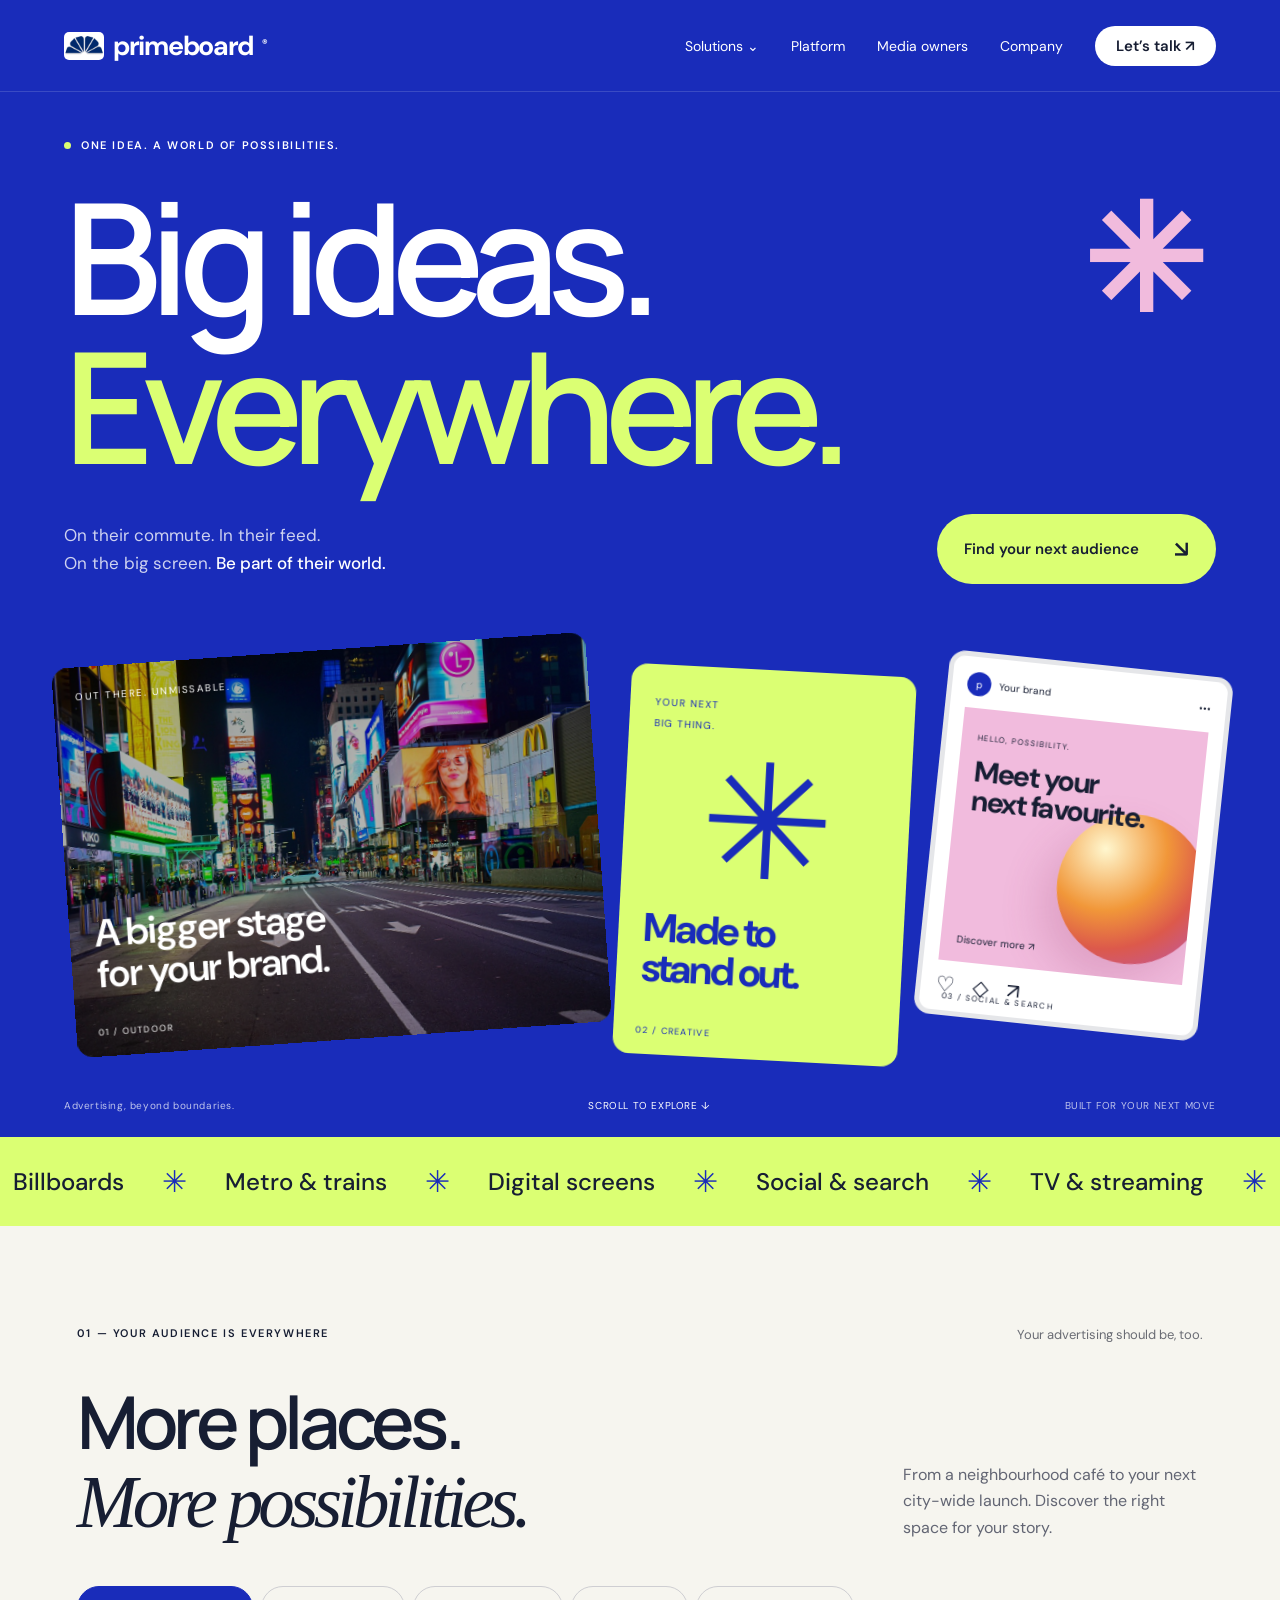
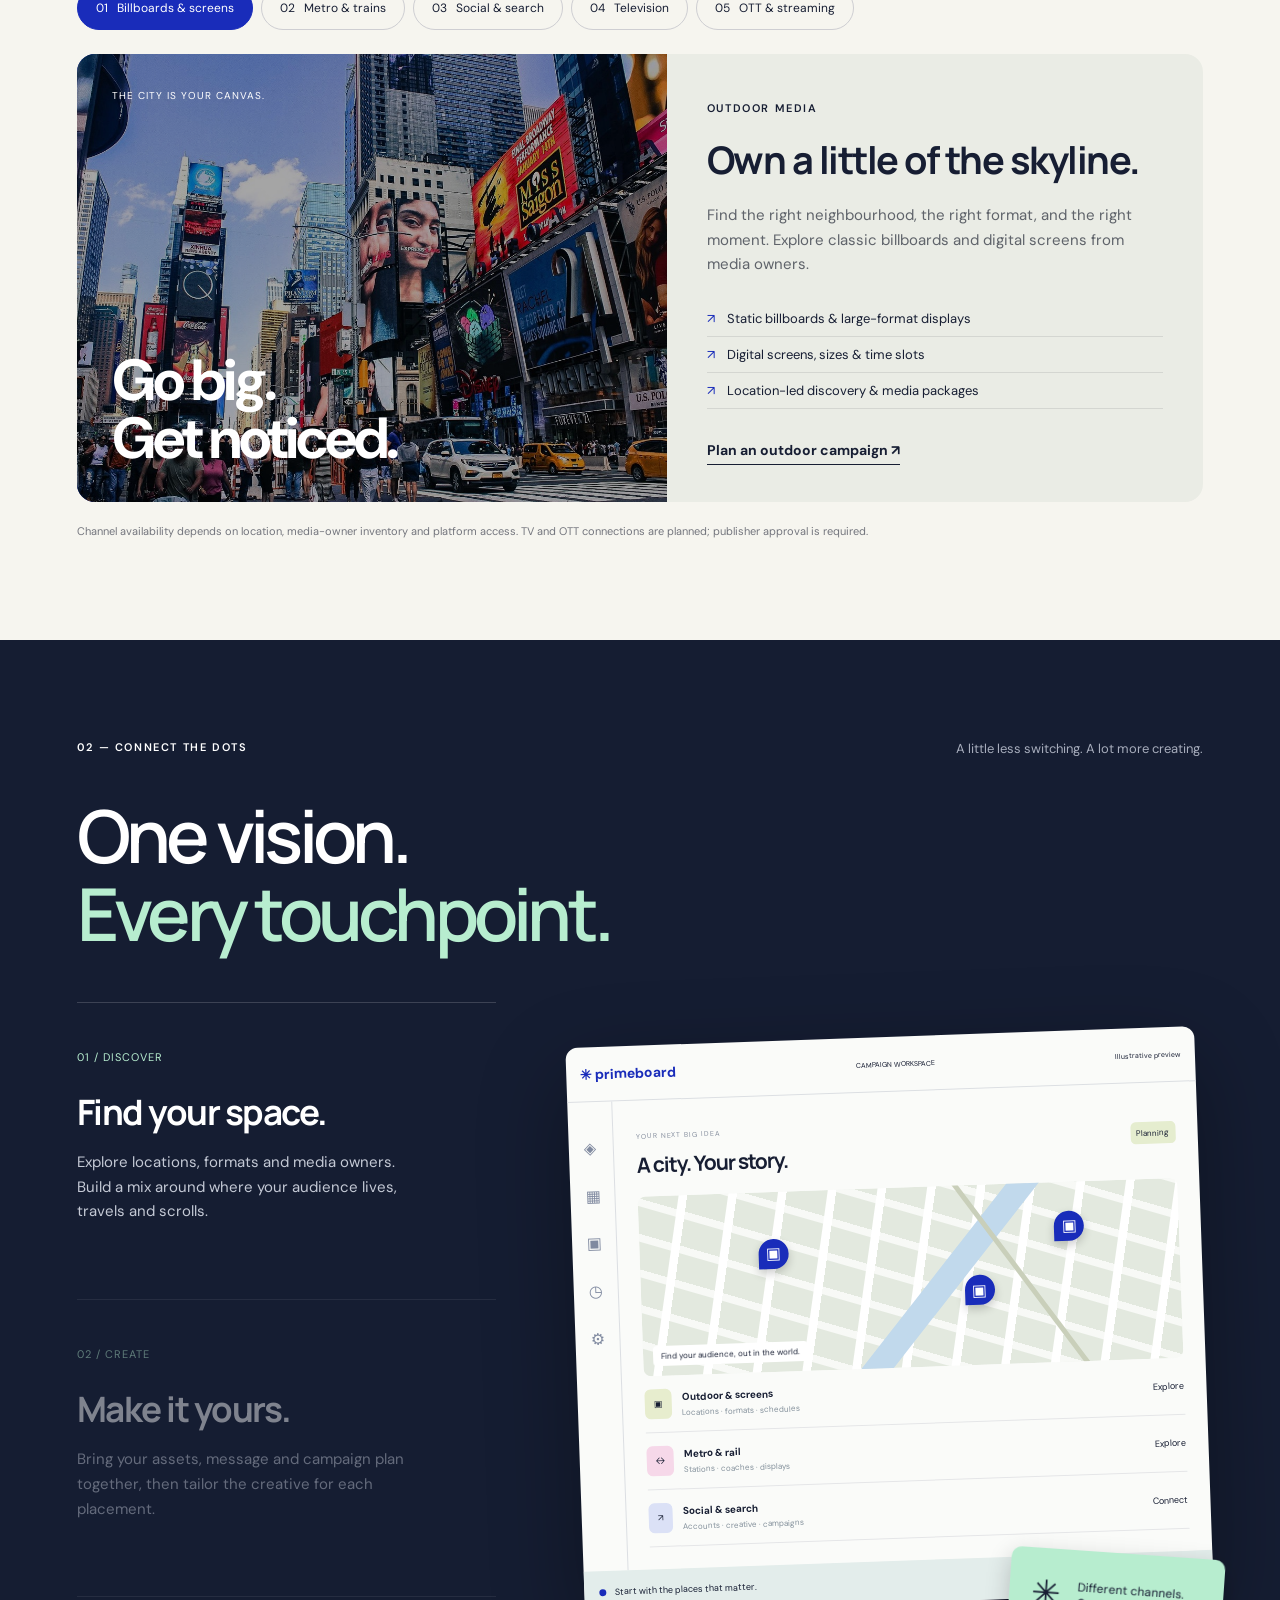
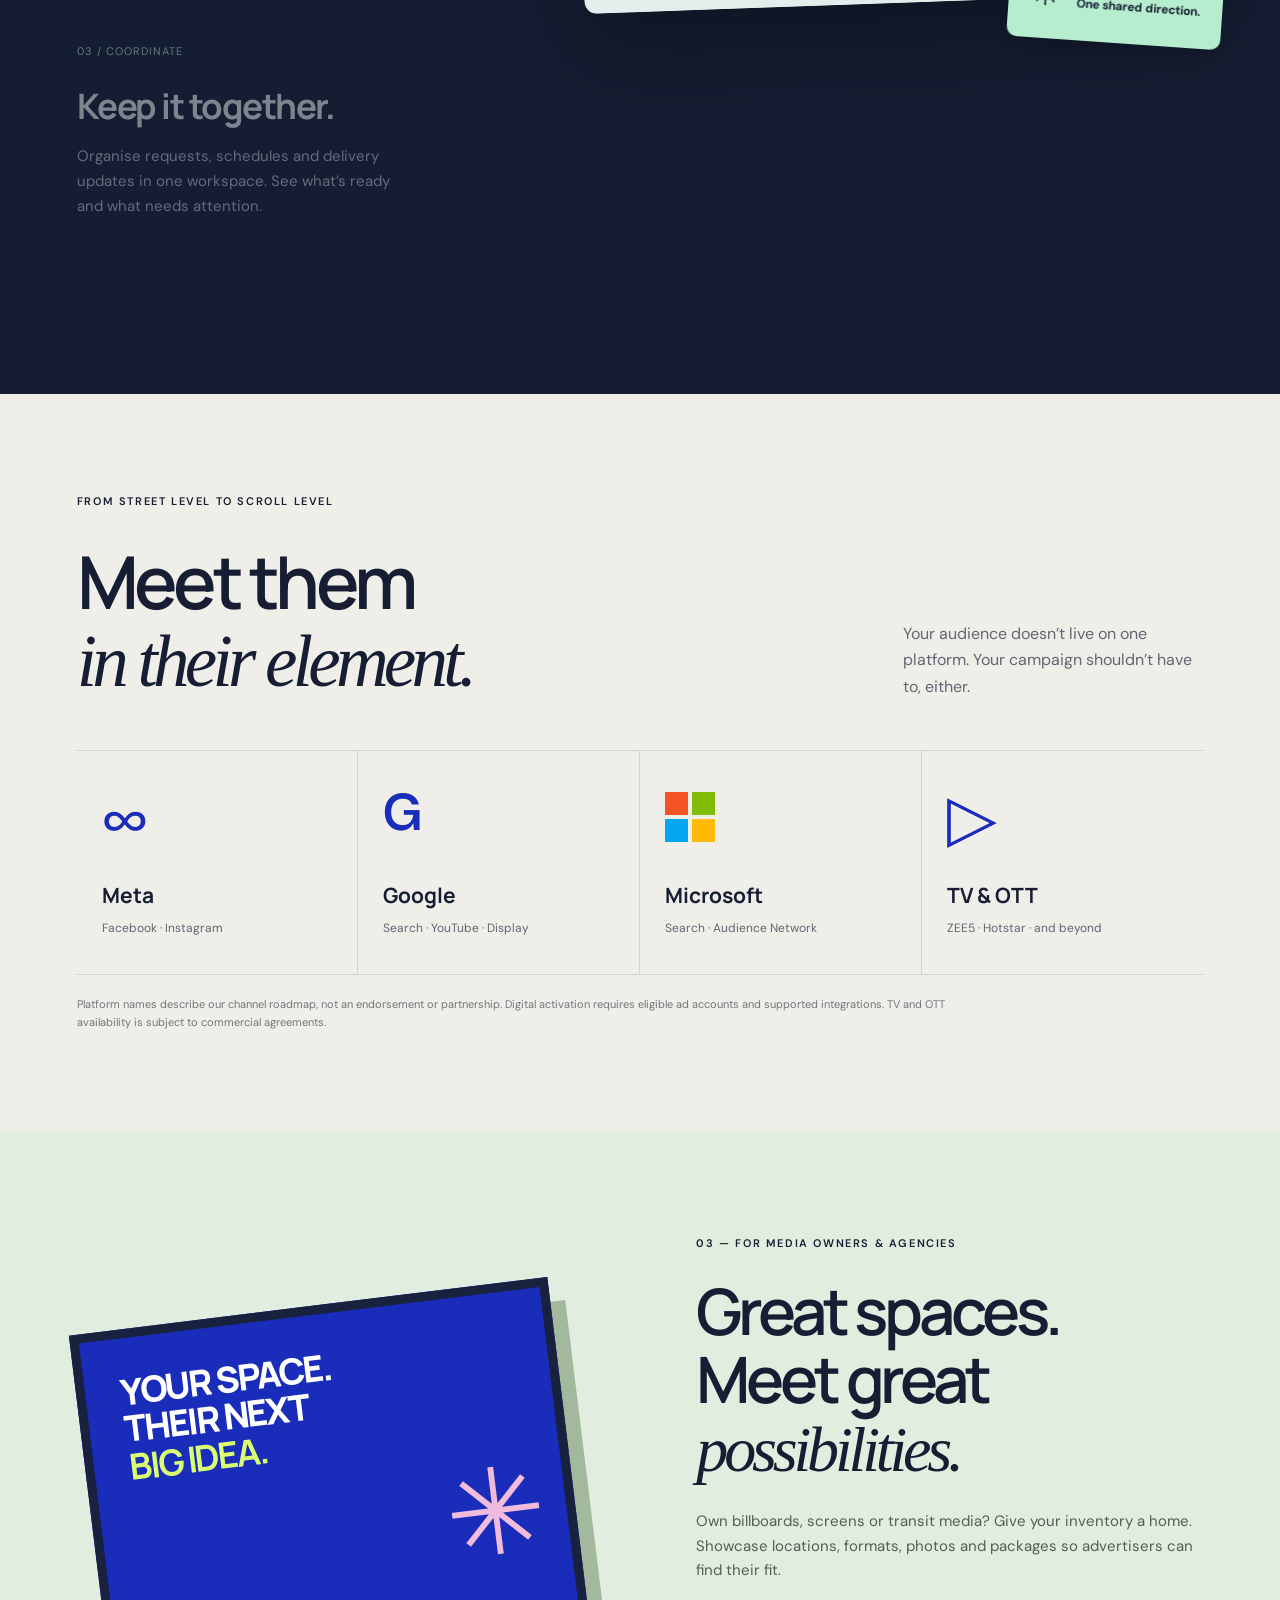
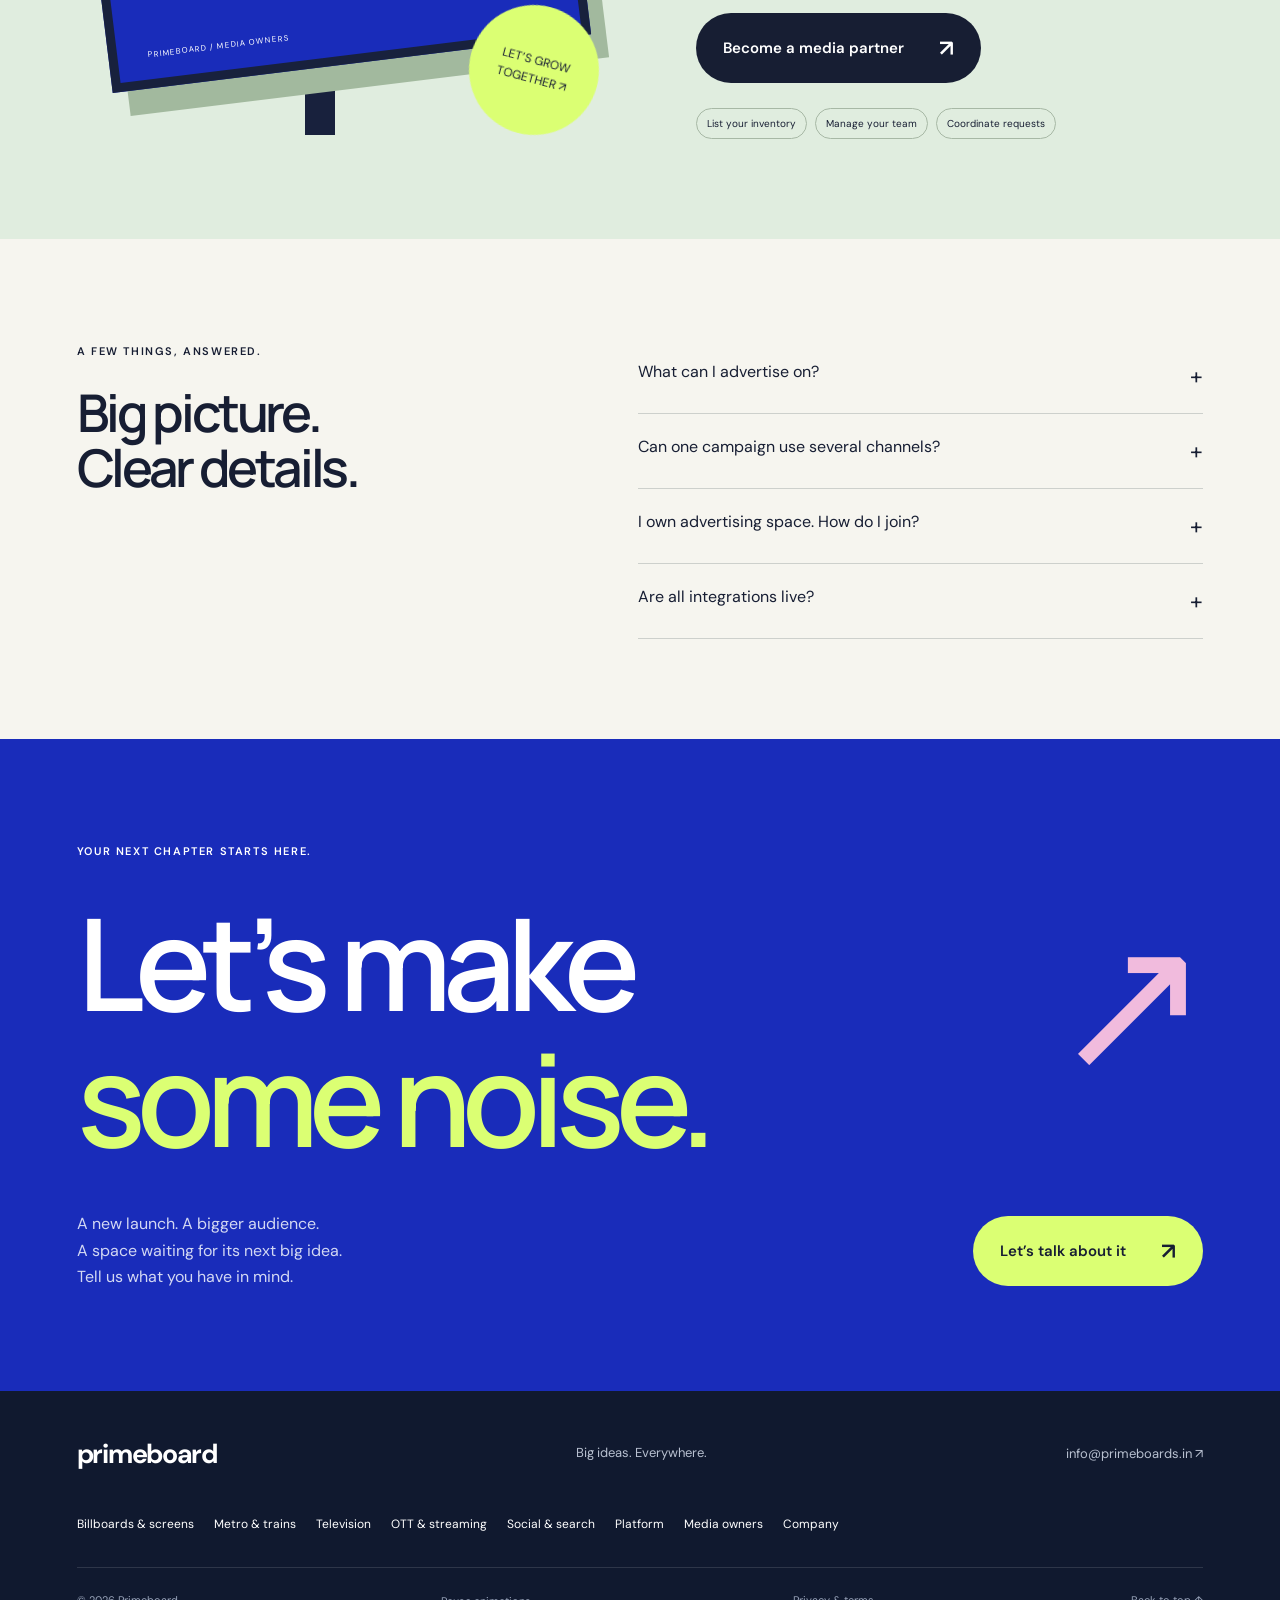
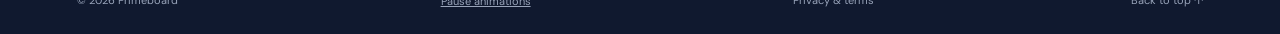
<file: index.html>
<!doctype html>
<html lang="en">
<head><meta charset="utf-8"><meta name="viewport" content="width=device-width, initial-scale=1"><title>Primeboard — Big ideas. Everywhere.</title><meta name="description" content="Bring your campaign to billboards, metro and trains, digital screens, social and search. Explore connected advertising with Primeboard."><meta name="theme-color" content="#192cba"><meta property="og:title" content="Primeboard — Big ideas. Everywhere."><meta property="og:description" content="From the street to the screen. A new way to plan your advertising."><meta property="og:image" content="https://www.primeboards.in/times-square-5913240_1280.jpg"><link rel="icon" type="image/png" href="primeboard-logo.png"><link rel="stylesheet" href="site.css"><script src="site.js" defer></script><link rel="stylesheet" href="pages.css"><script src="pages.js" defer></script></head>
<body><a class="skip-link" href="#main">Skip to content</a>
<header class="header"><a class="brand" href="index.html" aria-label="Primeboard home"><span class="brand-icon"><img src="primeboard-logo.png" alt="" width="512" height="512"></span>primeboard<sup>®</sup></a><button class="menu-toggle" aria-expanded="false" aria-controls="navigation">Menu ☰</button><nav id="navigation" aria-label="Main navigation"><details class="solutions-menu"><summary>Solutions <span>⌄</span></summary><div class="mega-menu"><div><span class="eyebrow">FIND YOUR NEXT AUDIENCE</span><h3>A world of<br>possibilities.</h3><p>Explore the spaces where your story can live.</p></div><div class="mega-links"><a href="billboards.html"><b>▣</b><span>Billboards & screens<small>Static spaces. Moving stories.</small></span><i>↗</i></a><a href="metro.html"><b>↔</b><span>Metro & trains<small>Be part of the daily journey.</small></span><i>↗</i></a><a href="television.html"><b>▤</b><span>Television<small>One story. A bigger stage.</small></span><i>↗</i></a><a href="streaming.html"><b>▷</b><span>OTT & streaming<small>Meet them in the next episode.</small></span><i>↗</i></a><a href="digital.html"><b>↗</b><span>Social & search<small>From the feed to the inbox.</small></span><i>↗</i></a></div></div></details><a href="platform.html">Platform</a><a href="partners.html">Media owners</a><a href="about.html">Company</a><a class="button small" href="about.html#contact">Let’s talk ↗</a></nav></header>
<main id="main"><section class="hero"><div class="hero-kicker"><span class="live-dot"></span> ONE IDEA. A WORLD OF POSSIBILITIES.</div><h1>Big ideas.<br><span class="outline">Everywhere.</span><span class="hero-asterisk" aria-hidden="true">✳</span></h1><div class="hero-bottom"><p>On their commute. In their feed.<br>On the big screen. <strong>Be part of their world.</strong></p><a class="button lime" href="#channels">Find your next audience <span>↘</span></a></div>
<div class="hero-media" aria-label="Illustrative outdoor and digital campaign creative"><article class="media-card city-card"><img src="times-square-5913240_1280.jpg" alt="Outdoor advertising screens in a busy city" width="1280" height="853" fetchpriority="high"><span class="card-label">OUT THERE. UNMISSABLE.</span><div class="city-caption">A bigger stage<br>for your brand.</div><span class="media-tag">01 / OUTDOOR</span></article><article class="media-card idea-card"><span>YOUR NEXT<br>BIG THING.</span><div class="sunburst" aria-hidden="true">✳</div><strong>Made to<br>stand out.</strong><span class="media-tag">02 / CREATIVE</span></article><article class="media-card phone-card"><div class="phone-top"><span class="avatar">p</span> Your brand <span>•••</span></div><div class="phone-creative"><small>HELLO, POSSIBILITY.</small><strong>Meet your<br>next favourite.</strong><div class="orb"></div><span>Discover more ↗</span></div><div class="phone-bottom">♡ &nbsp; ◇ &nbsp; ↗</div><span class="media-tag">03 / SOCIAL & SEARCH</span></article></div><div class="hero-foot"><span>Advertising, beyond boundaries.</span><a href="#channels">SCROLL TO EXPLORE ↓</a><span>BUILT FOR YOUR NEXT MOVE</span></div></section>
<section class="channel-strip" aria-label="Advertising categories"><div>Billboards <i>✳</i> Metro & trains <i>✳</i> Digital screens <i>✳</i> Social & search <i>✳</i> TV & streaming <i>✳</i></div></section>
<section id="channels" class="channels section-pad"><div class="section-top reveal"><span class="eyebrow">01 — YOUR AUDIENCE IS EVERYWHERE</span><span>Your advertising should be, too.</span></div><div class="section-heading reveal"><h2>More places.<br><em>More possibilities.</em></h2><p>From a neighbourhood café to your next city-wide launch. Discover the right space for your story.</p></div><div class="channel-tabs" role="tablist" aria-label="Advertising channels"><button role="tab" id="tab-outdoor" aria-selected="true" aria-controls="channel-panel" data-channel="outdoor">01 &nbsp; Billboards & screens</button><button role="tab" id="tab-transit" aria-selected="false" aria-controls="channel-panel" tabindex="-1" data-channel="transit">02 &nbsp; Metro & trains</button><button role="tab" id="tab-digital" aria-selected="false" aria-controls="channel-panel" tabindex="-1" data-channel="digital">03 &nbsp; Social & search</button><button role="tab" id="tab-tv" aria-selected="false" aria-controls="channel-panel" tabindex="-1" data-channel="tv">04 &nbsp; Television</button><button role="tab" id="tab-ott" aria-selected="false" aria-controls="channel-panel" tabindex="-1" data-channel="ott">05 &nbsp; OTT & streaming</button></div>
<div id="channel-panel" class="channel-panel" role="tabpanel" aria-labelledby="tab-outdoor" tabindex="0"><div class="channel-art" data-art="outdoor"><img id="channel-image" src="times-square-2835995_1280.jpg" alt="Advertising billboards above a lively city street" width="1280" height="853" loading="lazy"><div class="art-overlay"><span id="art-label">THE CITY IS YOUR CANVAS.</span><strong id="art-title">Go big.<br>Get noticed.</strong></div><div class="rail-illustration" aria-hidden="true"><span></span><span></span><span></span><span></span></div></div><div class="channel-copy"><span class="eyebrow" id="channel-status">OUTDOOR MEDIA</span><h3 id="channel-title">Own a little of the skyline.</h3><p id="channel-description">Find the right neighbourhood, the right format, and the right moment. Explore classic billboards and digital screens from media owners.</p><ul id="channel-features"><li>Static billboards & large-format displays</li><li>Digital screens, sizes & time slots</li><li>Location-led discovery & media packages</li></ul><a id="channel-cta" class="text-link" href="billboards.html">Plan an outdoor campaign ↗</a></div></div><p class="availability">Channel availability depends on location, media-owner inventory and platform access. TV and OTT connections are planned; publisher approval is required.</p></section>
<section id="platform" class="platform section-pad"><div class="section-top reveal"><span class="eyebrow">02 — CONNECT THE DOTS</span><span>A little less switching. A lot more creating.</span></div><h2 class="reveal">One vision.<br><span class="mint-text">Every touchpoint.</span></h2><div class="platform-grid"><div class="story-steps"><article class="story-step is-active" data-step="0"><span>01 / DISCOVER</span><h3>Find your space.</h3><p>Explore locations, formats and media owners. Build a mix around where your audience lives, travels and scrolls.</p></article><article class="story-step" data-step="1"><span>02 / CREATE</span><h3>Make it yours.</h3><p>Bring your assets, message and campaign plan together, then tailor the creative for each placement.</p></article><article class="story-step" data-step="2"><span>03 / COORDINATE</span><h3>Keep it together.</h3><p>Organise requests, schedules and delivery updates in one workspace. See what’s ready and what needs attention.</p></article></div><div class="workspace-wrap"><div class="workspace"><div class="workspace-top"><strong>✳ primeboard</strong><span>CAMPAIGN WORKSPACE</span><span>Illustrative preview</span></div><div class="workspace-body"><aside aria-hidden="true">◈<br>▦<br>▣<br>◷<br>⚙</aside><div class="workspace-content"><div class="workspace-heading"><div><small>YOUR NEXT BIG IDEA</small><h4>A city. Your story.</h4></div><span class="preview-status">Planning</span></div><div class="plan-map"><div class="map-line line-one"></div><div class="map-line line-two"></div><span class="map-pin pin-one">▣</span><span class="map-pin pin-two">▣</span><span class="map-pin pin-three">▣</span><span class="map-caption">Find your audience, out in the world.</span></div><div class="workspace-row"><span class="row-icon">▣</span><div><strong>Outdoor & screens</strong><small>Locations · formats · schedules</small></div><span>Explore</span></div><div class="workspace-row"><span class="row-icon pink">↔</span><div><strong>Metro & rail</strong><small>Stations · coaches · displays</small></div><span>Explore</span></div><div class="workspace-row"><span class="row-icon blue">↗</span><div><strong>Social & search</strong><small>Accounts · creative · campaigns</small></div><span>Connect</span></div></div></div><div class="workspace-footer"><span class="live-dot"></span><span id="workspace-caption">Start with the places that matter.</span><span>↗</span></div></div><div class="floating-note"><span>✳</span><div>Different channels.<br><strong>One shared direction.</strong></div></div></div></div></section>
<section class="digital section-pad"><span class="eyebrow reveal">FROM STREET LEVEL TO SCROLL LEVEL</span><div class="section-heading reveal"><h2>Meet them<br><em>in their element.</em></h2><p>Your audience doesn’t live on one platform. Your campaign shouldn’t have to, either.</p></div><div class="network-grid reveal"><div><span class="network-symbol">∞</span><h3>Meta</h3><p>Facebook · Instagram</p></div><div><span class="network-symbol google">G</span><h3>Google</h3><p>Search · YouTube · Display</p></div><div><span class="microsoft-symbol" aria-hidden="true"><i></i><i></i><i></i><i></i></span><h3>Microsoft</h3><p>Search · Audience Network</p></div><div><span class="network-symbol">▷</span><h3>TV & OTT</h3><p>ZEE5 · Hotstar · and beyond</p></div></div><p class="availability">Platform names describe our channel roadmap, not an endorsement or partnership. Digital activation requires eligible ad accounts and supported integrations. TV and OTT availability is subject to commercial agreements.</p></section>
<section id="partners" class="partners section-pad"><div class="partner-art reveal"><div class="poster"><span>YOUR SPACE.<br>THEIR NEXT<br><b>BIG IDEA.</b></span><div class="poster-star">✳</div><small>PRIMEBOARD / MEDIA OWNERS</small></div><div class="poster-leg"></div><span class="partner-stamp">LET’S GROW<br>TOGETHER ↗</span></div><div class="partner-copy reveal"><span class="eyebrow">03 — FOR MEDIA OWNERS & AGENCIES</span><h2>Great spaces.<br>Meet great<br><em>possibilities.</em></h2><p>Own billboards, screens or transit media? Give your inventory a home. Showcase locations, formats, photos and packages so advertisers can find their fit.</p><a class="button dark" href="mailto:info@primeboards.in?subject=Become%20a%20Primeboard%20media%20partner">Become a media partner <span>↗</span></a><div class="partner-tags"><span>List your inventory</span><span>Manage your team</span><span>Coordinate requests</span></div></div></section>
<section class="faq section-pad"><div><span class="eyebrow">A FEW THINGS, ANSWERED.</span><h2>Big picture.<br>Clear details.</h2></div><div class="faq-list"><details><summary>What can I advertise on?<span>+</span></summary><p>Explore billboard and digital-screen inventory, metro and train media, and connected social and search workflows. Television and OTT are part of our roadmap. Contact us to check availability for your campaign.</p></details><details><summary>Can one campaign use several channels?<span>+</span></summary><p>That’s the idea: one campaign plan with creative adapted to each channel. Each provider still has its own formats, permissions, review process and billing requirements.</p></details><details><summary>I own advertising space. How do I join?<span>+</span></summary><p>Email info@primeboards.in with your business name, cities and media types. We’ll discuss onboarding, business verification and listing your inventory.</p></details><details><summary>Are all integrations live?<span>+</span></summary><p>No. Availability varies by channel and account access. TV and OTT connections are planned. We’ll confirm supported integrations and inventory before you commit to a campaign.</p></details></div></section>
<section id="contact" class="contact section-pad"><span class="eyebrow reveal">YOUR NEXT CHAPTER STARTS HERE.</span><h2 class="reveal">Let’s make<br><span>some noise.</span><i aria-hidden="true">↗</i></h2><div class="contact-bottom"><p>A new launch. A bigger audience.<br>A space waiting for its next big idea.<br>Tell us what you have in mind.</p><a class="button lime" href="mailto:info@primeboards.in?subject=Let%E2%80%99s%20plan%20a%20Primeboard%20campaign">Let’s talk about it <span>↗</span></a></div></section></main>
<footer><div class="footer-top"><a class="brand" href="index.html">primeboard</a><p>Big ideas. Everywhere.</p><a href="mailto:info@primeboards.in">info@primeboards.in ↗</a></div><div class="footer-links"><a href="billboards.html">Billboards & screens</a><a href="metro.html">Metro & trains</a><a href="television.html">Television</a><a href="streaming.html">OTT & streaming</a><a href="digital.html">Social & search</a><a href="platform.html">Platform</a><a href="partners.html">Media owners</a><a href="about.html">Company</a></div><div class="footer-bottom"><span>© 2026 Primeboard</span><button class="motion-toggle" aria-pressed="false">Pause animations</button><a href="privacy-policy.html">Privacy & terms</a><a href="#main">Back to top ↑</a></div></footer></body></html>
</file>
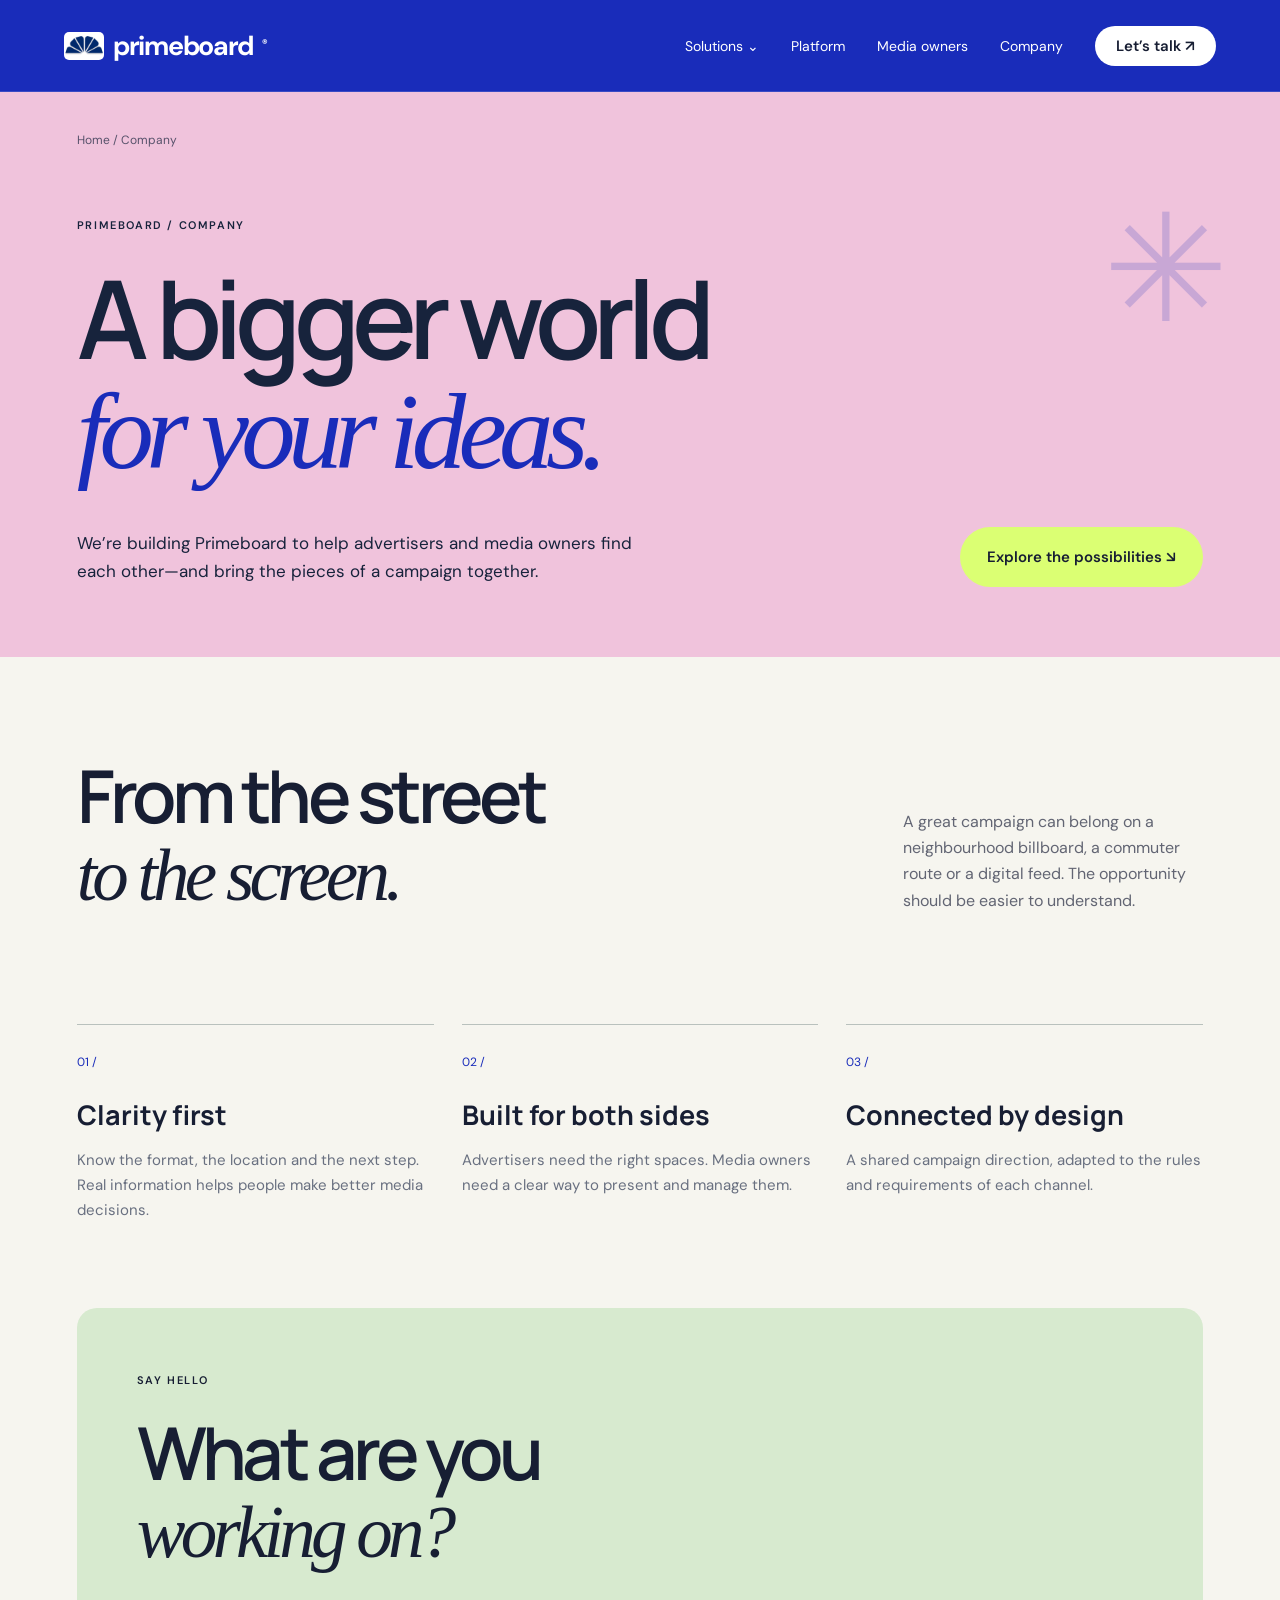
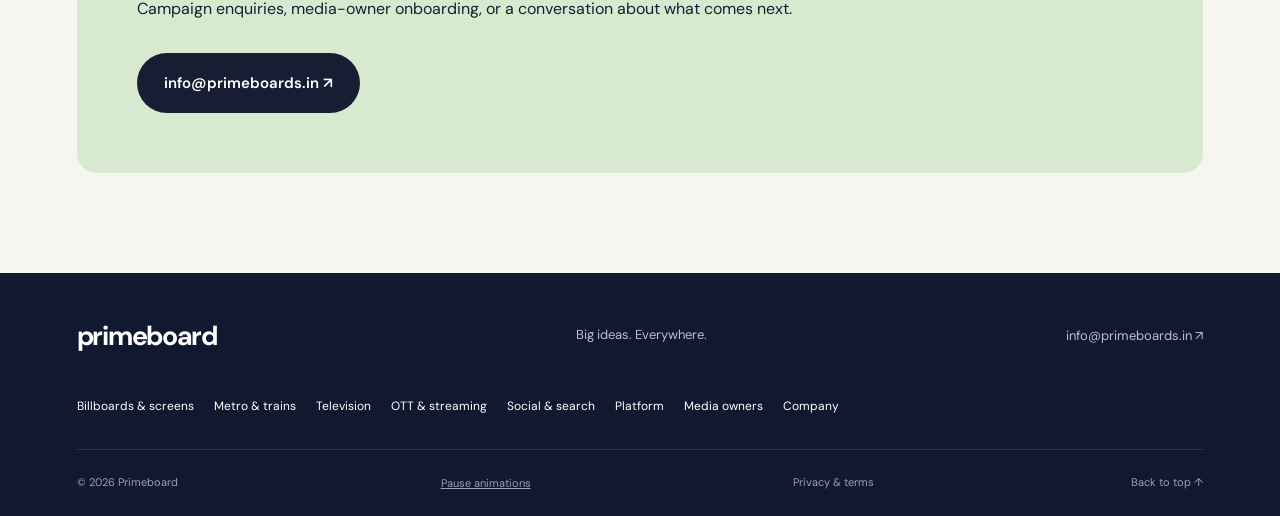
<file: about.html>
<!doctype html><html lang="en"><head><meta charset="utf-8"><meta name="viewport" content="width=device-width,initial-scale=1"><title>About Primeboard | Primeboard</title><meta name="description" content="Meet the idea behind Primeboard and contact the team."><meta name="theme-color" content="#192cba"><link rel="icon" href="primeboard-logo.png"><link rel="stylesheet" href="site.css"><link rel="stylesheet" href="pages.css"><script src="pages.js" defer></script></head><body><a class="skip-link" href="#main">Skip to content</a><header class="header"><a class="brand" href="index.html" aria-label="Primeboard home"><span class="brand-icon"><img src="primeboard-logo.png" alt="" width="512" height="512"></span>primeboard<sup>®</sup></a><button class="menu-toggle" aria-expanded="false" aria-controls="navigation">Menu ☰</button><nav id="navigation" aria-label="Main navigation"><details class="solutions-menu"><summary>Solutions <span>⌄</span></summary><div class="mega-menu"><div><span class="eyebrow">FIND YOUR NEXT AUDIENCE</span><h3>A world of<br>possibilities.</h3><p>Explore the spaces where your story can live.</p></div><div class="mega-links"><a href="billboards.html"><b>▣</b><span>Billboards & screens<small>Static spaces. Moving stories.</small></span><i>↗</i></a><a href="metro.html"><b>↔</b><span>Metro & trains<small>Be part of the daily journey.</small></span><i>↗</i></a><a href="television.html"><b>▤</b><span>Television<small>One story. A bigger stage.</small></span><i>↗</i></a><a href="streaming.html"><b>▷</b><span>OTT & streaming<small>Meet them in the next episode.</small></span><i>↗</i></a><a href="digital.html"><b>↗</b><span>Social & search<small>From the feed to the inbox.</small></span><i>↗</i></a></div></div></details><a href="platform.html">Platform</a><a href="partners.html">Media owners</a><a href="about.html">Company</a><a class="button small" href="about.html#contact">Let’s talk ↗</a></nav></header><main id="main"><section class="page-hero pink"><div class="breadcrumbs"><a href="index.html">Home</a> / Company</div><span class="eyebrow">PRIMEBOARD / COMPANY</span><h1 class="reveal">A bigger world<br><em>for your ideas.</em></h1><div class="hero-bottom"><p>We’re building Primeboard to help advertisers and media owners find each other—and bring the pieces of a campaign together.</p><a class="button lime" href="#explore">Explore the possibilities ↘</a></div><span class="page-star" aria-hidden="true">✳</span></section><section id="explore" class="section-pad"><div class="section-heading"><h2>From the street<br><em>to the screen.</em></h2><p>A great campaign can belong on a neighbourhood billboard, a commuter route or a digital feed. The opportunity should be easier to understand.</p></div><div class="feature-cards"><article class="reveal"><span>01 /</span><h3>Clarity first</h3><p>Know the format, the location and the next step. Real information helps people make better media decisions.</p></article><article class="reveal"><span>02 /</span><h3>Built for both sides</h3><p>Advertisers need the right spaces. Media owners need a clear way to present and manage them.</p></article><article class="reveal"><span>03 /</span><h3>Connected by design</h3><p>A shared campaign direction, adapted to the rules and requirements of each channel.</p></article></div><div id="contact" class="company-contact reveal"><span class="eyebrow">SAY HELLO</span><h2>What are you<br><em>working on?</em></h2><p>Campaign enquiries, media-owner onboarding, or a conversation about what comes next.</p><a class="button dark" href="mailto:info@primeboards.in">info@primeboards.in ↗</a></div></section></main><footer><div class="footer-top"><a class="brand" href="index.html">primeboard</a><p>Big ideas. Everywhere.</p><a href="mailto:info@primeboards.in">info@primeboards.in ↗</a></div><div class="footer-links"><a href="billboards.html">Billboards & screens</a><a href="metro.html">Metro & trains</a><a href="television.html">Television</a><a href="streaming.html">OTT & streaming</a><a href="digital.html">Social & search</a><a href="platform.html">Platform</a><a href="partners.html">Media owners</a><a href="about.html">Company</a></div><div class="footer-bottom"><span>© 2026 Primeboard</span><button class="motion-toggle" aria-pressed="false">Pause animations</button><a href="privacy-policy.html">Privacy & terms</a><a href="#main">Back to top ↑</a></div></footer></body></html>
</file>
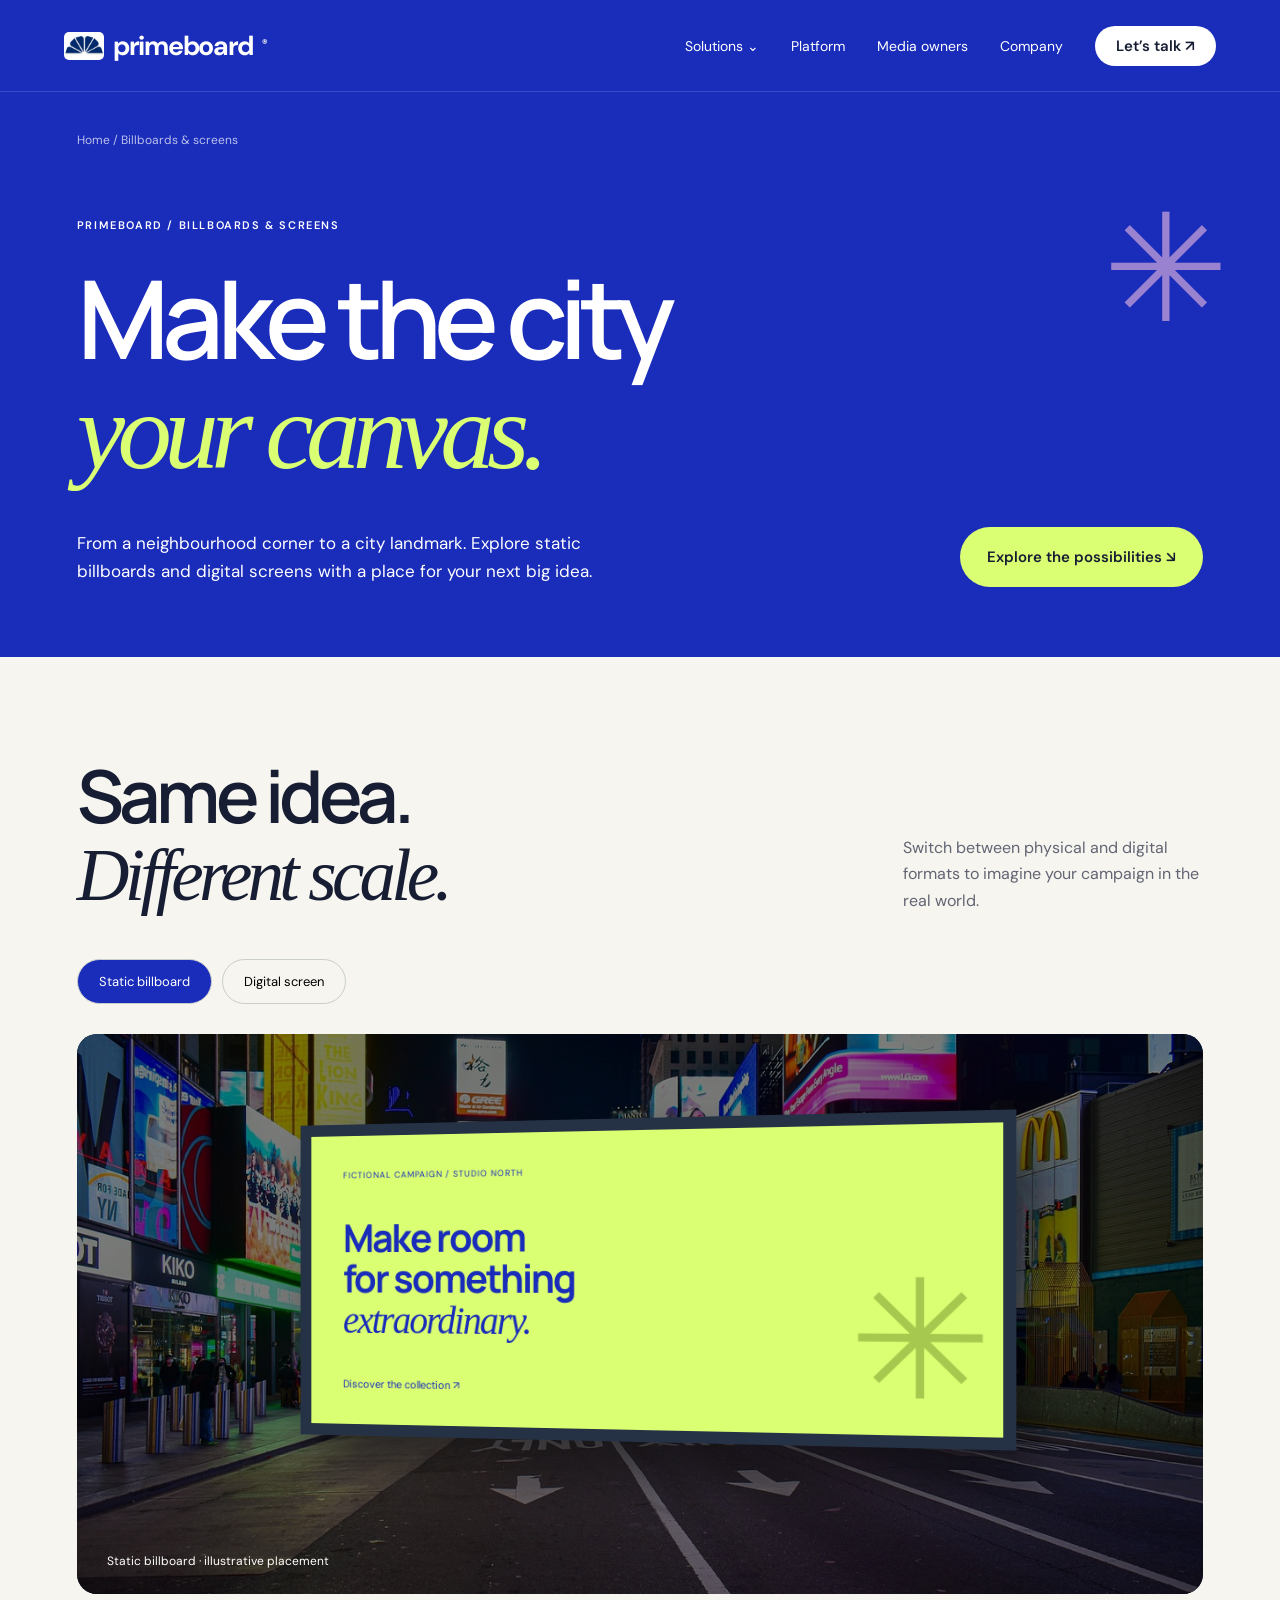
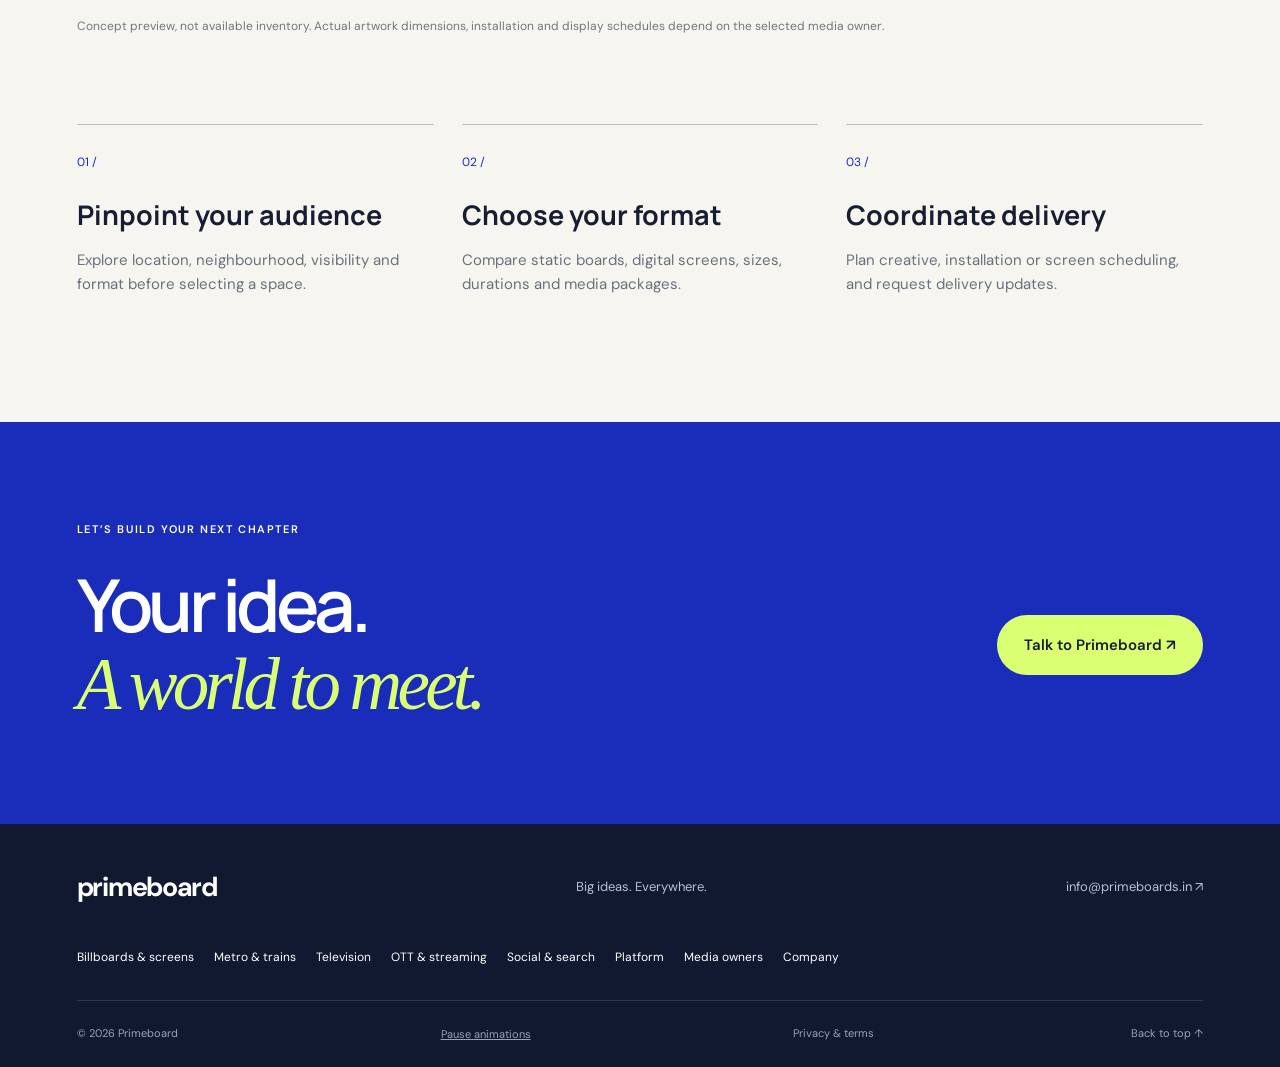
<file: billboards.html>
<!doctype html><html lang="en"><head><meta charset="utf-8"><meta name="viewport" content="width=device-width,initial-scale=1"><title>Billboards &amp; digital screens | Primeboard</title><meta name="description" content="Explore static billboard and digital-screen advertising with interactive placement previews."><meta name="theme-color" content="#192cba"><link rel="icon" href="primeboard-logo.png"><link rel="stylesheet" href="site.css"><link rel="stylesheet" href="pages.css"><script src="pages.js" defer></script></head><body><a class="skip-link" href="#main">Skip to content</a><header class="header"><a class="brand" href="index.html" aria-label="Primeboard home"><span class="brand-icon"><img src="primeboard-logo.png" alt="" width="512" height="512"></span>primeboard<sup>®</sup></a><button class="menu-toggle" aria-expanded="false" aria-controls="navigation">Menu ☰</button><nav id="navigation" aria-label="Main navigation"><details class="solutions-menu"><summary>Solutions <span>⌄</span></summary><div class="mega-menu"><div><span class="eyebrow">FIND YOUR NEXT AUDIENCE</span><h3>A world of<br>possibilities.</h3><p>Explore the spaces where your story can live.</p></div><div class="mega-links"><a href="billboards.html"><b>▣</b><span>Billboards & screens<small>Static spaces. Moving stories.</small></span><i>↗</i></a><a href="metro.html"><b>↔</b><span>Metro & trains<small>Be part of the daily journey.</small></span><i>↗</i></a><a href="television.html"><b>▤</b><span>Television<small>One story. A bigger stage.</small></span><i>↗</i></a><a href="streaming.html"><b>▷</b><span>OTT & streaming<small>Meet them in the next episode.</small></span><i>↗</i></a><a href="digital.html"><b>↗</b><span>Social & search<small>From the feed to the inbox.</small></span><i>↗</i></a></div></div></details><a href="platform.html">Platform</a><a href="partners.html">Media owners</a><a href="about.html">Company</a><a class="button small" href="about.html#contact">Let’s talk ↗</a></nav></header><main id="main"><section class="page-hero blue"><div class="breadcrumbs"><a href="index.html">Home</a> / Billboards & screens</div><span class="eyebrow">PRIMEBOARD / BILLBOARDS & SCREENS</span><h1 class="reveal">Make the city<br><em>your canvas.</em></h1><div class="hero-bottom"><p>From a neighbourhood corner to a city landmark. Explore static billboards and digital screens with a place for your next big idea.</p><a class="button lime" href="#explore">Explore the possibilities ↘</a></div><span class="page-star" aria-hidden="true">✳</span></section><section id="explore" class="section-pad"><div class="section-heading"><h2>Same idea.<br><em>Different scale.</em></h2><p>Switch between physical and digital formats to imagine your campaign in the real world.</p></div><div class="preview-controls" aria-label="Outdoor preview"><button data-scene="static" aria-pressed="true">Static billboard</button><button data-scene="screen" aria-pressed="false">Digital screen</button></div><div class="outdoor-demo" data-scene="static"><img src="times-square-5913240_1280.jpg" alt="City streets with outdoor advertising" loading="lazy"><div class="demo-billboard"><div class="demo-creative"><small>FICTIONAL CAMPAIGN / STUDIO NORTH</small><strong>Make room<br>for something<br><em>extraordinary.</em></strong><span class="creative-flower" aria-hidden="true">✳</span><span class="creative-cta">Discover the collection ↗</span></div></div><span class="scene-label">Static billboard · illustrative placement</span></div><p class="preview-note">Concept preview, not available inventory. Actual artwork dimensions, installation and display schedules depend on the selected media owner.</p><div class="feature-cards"><article class="reveal"><span>01 /</span><h3>Pinpoint your audience</h3><p>Explore location, neighbourhood, visibility and format before selecting a space.</p></article><article class="reveal"><span>02 /</span><h3>Choose your format</h3><p>Compare static boards, digital screens, sizes, durations and media packages.</p></article><article class="reveal"><span>03 /</span><h3>Coordinate delivery</h3><p>Plan creative, installation or screen scheduling, and request delivery updates.</p></article></div></section><section class="page-cta section-pad"><span class="eyebrow">LET’S BUILD YOUR NEXT CHAPTER</span><h2 class="reveal">Your idea.<br><em>A world to meet.</em></h2><a class="button lime" href="mailto:info@primeboards.in?subject=Primeboard%20campaign%20enquiry">Talk to Primeboard ↗</a></section></main><footer><div class="footer-top"><a class="brand" href="index.html">primeboard</a><p>Big ideas. Everywhere.</p><a href="mailto:info@primeboards.in">info@primeboards.in ↗</a></div><div class="footer-links"><a href="billboards.html">Billboards & screens</a><a href="metro.html">Metro & trains</a><a href="television.html">Television</a><a href="streaming.html">OTT & streaming</a><a href="digital.html">Social & search</a><a href="platform.html">Platform</a><a href="partners.html">Media owners</a><a href="about.html">Company</a></div><div class="footer-bottom"><span>© 2026 Primeboard</span><button class="motion-toggle" aria-pressed="false">Pause animations</button><a href="privacy-policy.html">Privacy & terms</a><a href="#main">Back to top ↑</a></div></footer></body></html>
</file>
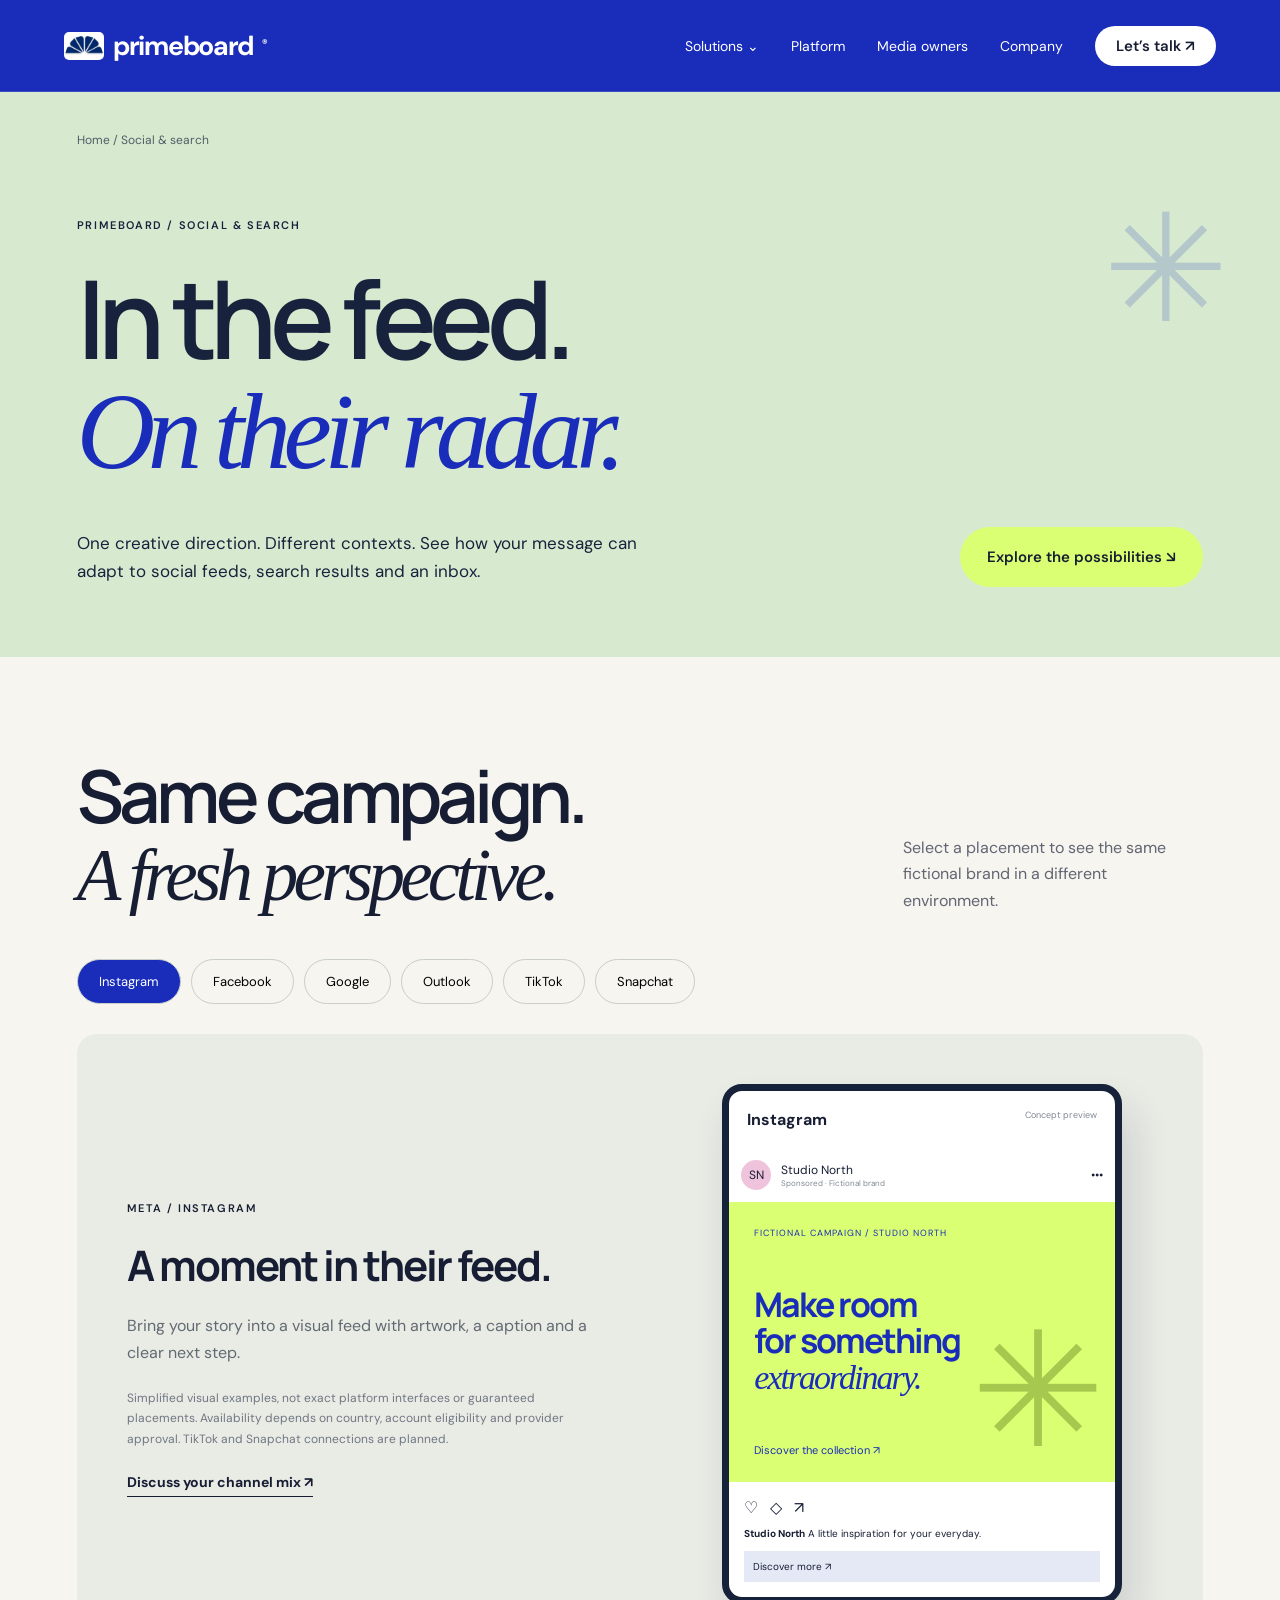
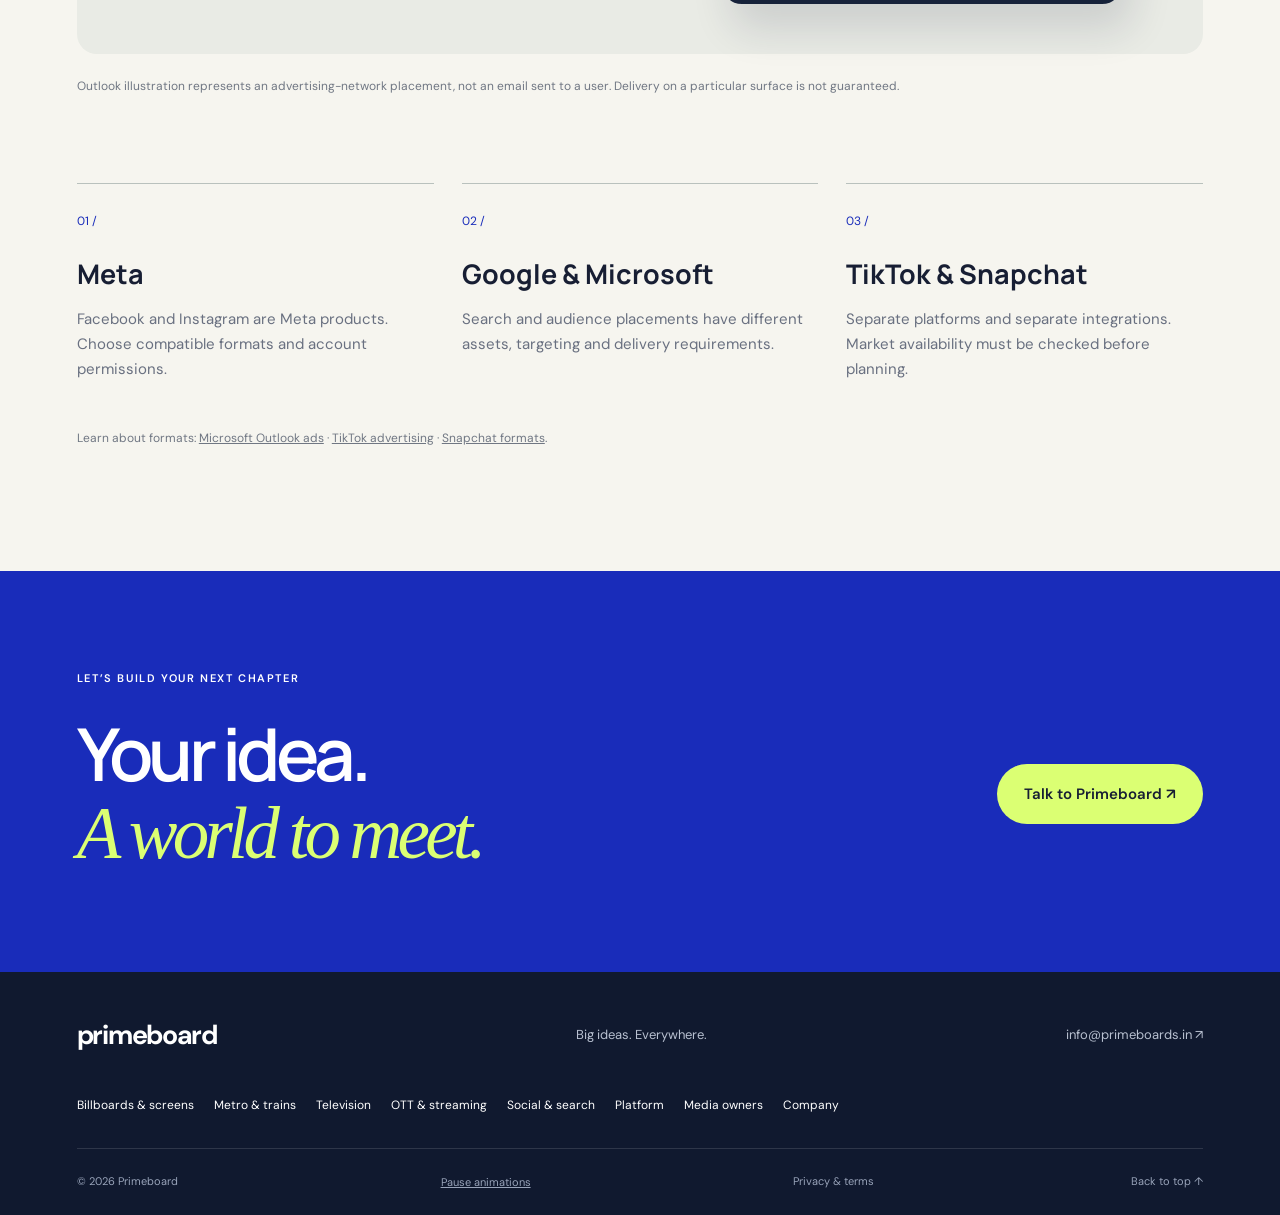
<file: digital.html>
<!doctype html><html lang="en"><head><meta charset="utf-8"><meta name="viewport" content="width=device-width,initial-scale=1"><title>Social, search &amp; inbox advertising | Primeboard</title><meta name="description" content="Preview campaign concepts for Meta, Google, Microsoft Outlook, TikTok and Snapchat."><meta name="theme-color" content="#192cba"><link rel="icon" href="primeboard-logo.png"><link rel="stylesheet" href="site.css"><link rel="stylesheet" href="pages.css"><script src="pages.js" defer></script></head><body><a class="skip-link" href="#main">Skip to content</a><header class="header"><a class="brand" href="index.html" aria-label="Primeboard home"><span class="brand-icon"><img src="primeboard-logo.png" alt="" width="512" height="512"></span>primeboard<sup>®</sup></a><button class="menu-toggle" aria-expanded="false" aria-controls="navigation">Menu ☰</button><nav id="navigation" aria-label="Main navigation"><details class="solutions-menu"><summary>Solutions <span>⌄</span></summary><div class="mega-menu"><div><span class="eyebrow">FIND YOUR NEXT AUDIENCE</span><h3>A world of<br>possibilities.</h3><p>Explore the spaces where your story can live.</p></div><div class="mega-links"><a href="billboards.html"><b>▣</b><span>Billboards & screens<small>Static spaces. Moving stories.</small></span><i>↗</i></a><a href="metro.html"><b>↔</b><span>Metro & trains<small>Be part of the daily journey.</small></span><i>↗</i></a><a href="television.html"><b>▤</b><span>Television<small>One story. A bigger stage.</small></span><i>↗</i></a><a href="streaming.html"><b>▷</b><span>OTT & streaming<small>Meet them in the next episode.</small></span><i>↗</i></a><a href="digital.html"><b>↗</b><span>Social & search<small>From the feed to the inbox.</small></span><i>↗</i></a></div></div></details><a href="platform.html">Platform</a><a href="partners.html">Media owners</a><a href="about.html">Company</a><a class="button small" href="about.html#contact">Let’s talk ↗</a></nav></header><main id="main"><section class="page-hero mint"><div class="breadcrumbs"><a href="index.html">Home</a> / Social & search</div><span class="eyebrow">PRIMEBOARD / SOCIAL & SEARCH</span><h1 class="reveal">In the feed.<br><em>On their radar.</em></h1><div class="hero-bottom"><p>One creative direction. Different contexts. See how your message can adapt to social feeds, search results and an inbox.</p><a class="button lime" href="#explore">Explore the possibilities ↘</a></div><span class="page-star" aria-hidden="true">✳</span></section><section id="explore" class="section-pad"><div class="section-heading"><h2>Same campaign.<br><em>A fresh perspective.</em></h2><p>Select a placement to see the same fictional brand in a different environment.</p></div><div class="preview-controls digital-controls"><button data-placement="Instagram" aria-pressed="true">Instagram</button><button data-placement="Facebook" aria-pressed="false">Facebook</button><button data-placement="Google" aria-pressed="false">Google</button><button data-placement="Outlook" aria-pressed="false">Outlook</button><button data-placement="TikTok" aria-pressed="false">TikTok</button><button data-placement="Snapchat" aria-pressed="false">Snapchat</button></div><div class="digital-preview-grid"><div class="placement-context"><span class="eyebrow" id="placement-owner">META / INSTAGRAM</span><h3 id="placement-title">A moment in their feed.</h3><p id="placement-copy">Bring your story into a visual feed with artwork, a caption and a clear next step.</p><p class="preview-note">Simplified visual examples, not exact platform interfaces or guaranteed placements. Availability depends on country, account eligibility and provider approval. TikTok and Snapchat connections are planned.</p><a class="text-link" href="mailto:info@primeboards.in">Discuss your channel mix ↗</a></div><div class="placement-preview" data-placement="Instagram"><div class="placement-header"><strong id="placement-brand">Instagram</strong><span>Concept preview</span></div><div class="inbox-lines"><span>Focused &nbsp; Other</span><p>Your weekly inspiration</p><p>A new collection to discover</p></div><div class="ad-identity"><span>SN</span><div>Studio North<small>Sponsored · Fictional brand</small></div><span>•••</span></div><div class="demo-creative"><small>FICTIONAL CAMPAIGN / STUDIO NORTH</small><strong>Make room<br>for something<br><em>extraordinary.</em></strong><span class="creative-flower" aria-hidden="true">✳</span><span class="creative-cta">Discover the collection ↗</span></div><div class="search-ad"><small>Sponsored · studionorth.example</small><h3>Studio North — Make room for extraordinary</h3><p>Explore a new perspective on everyday living. Discover the collection.</p></div><div class="social-caption">♡ &nbsp; ◇ &nbsp; ↗<p><b>Studio North</b> A little inspiration for your everyday.</p><span>Discover more ↗</span></div></div></div><p class="preview-note">Outlook illustration represents an advertising-network placement, not an email sent to a user. Delivery on a particular surface is not guaranteed.</p><div class="feature-cards"><article class="reveal"><span>01 /</span><h3>Meta</h3><p>Facebook and Instagram are Meta products. Choose compatible formats and account permissions.</p></article><article class="reveal"><span>02 /</span><h3>Google & Microsoft</h3><p>Search and audience placements have different assets, targeting and delivery requirements.</p></article><article class="reveal"><span>03 /</span><h3>TikTok & Snapchat</h3><p>Separate platforms and separate integrations. Market availability must be checked before planning.</p></article></div><p class="preview-note">Learn about formats: <a href="https://support.microsoft.com/en-gb/outlook/about-ads-in-outlook">Microsoft Outlook ads</a> · <a href="https://ads.tiktok.com/business/en/guides/types-of-digital-ads">TikTok advertising</a> · <a href="https://forbusiness.snapchat.com/advertising/ad-formats">Snapchat formats</a>.</p></section><section class="page-cta section-pad"><span class="eyebrow">LET’S BUILD YOUR NEXT CHAPTER</span><h2 class="reveal">Your idea.<br><em>A world to meet.</em></h2><a class="button lime" href="mailto:info@primeboards.in?subject=Primeboard%20campaign%20enquiry">Talk to Primeboard ↗</a></section></main><footer><div class="footer-top"><a class="brand" href="index.html">primeboard</a><p>Big ideas. Everywhere.</p><a href="mailto:info@primeboards.in">info@primeboards.in ↗</a></div><div class="footer-links"><a href="billboards.html">Billboards & screens</a><a href="metro.html">Metro & trains</a><a href="television.html">Television</a><a href="streaming.html">OTT & streaming</a><a href="digital.html">Social & search</a><a href="platform.html">Platform</a><a href="partners.html">Media owners</a><a href="about.html">Company</a></div><div class="footer-bottom"><span>© 2026 Primeboard</span><button class="motion-toggle" aria-pressed="false">Pause animations</button><a href="privacy-policy.html">Privacy & terms</a><a href="#main">Back to top ↑</a></div></footer></body></html>
</file>
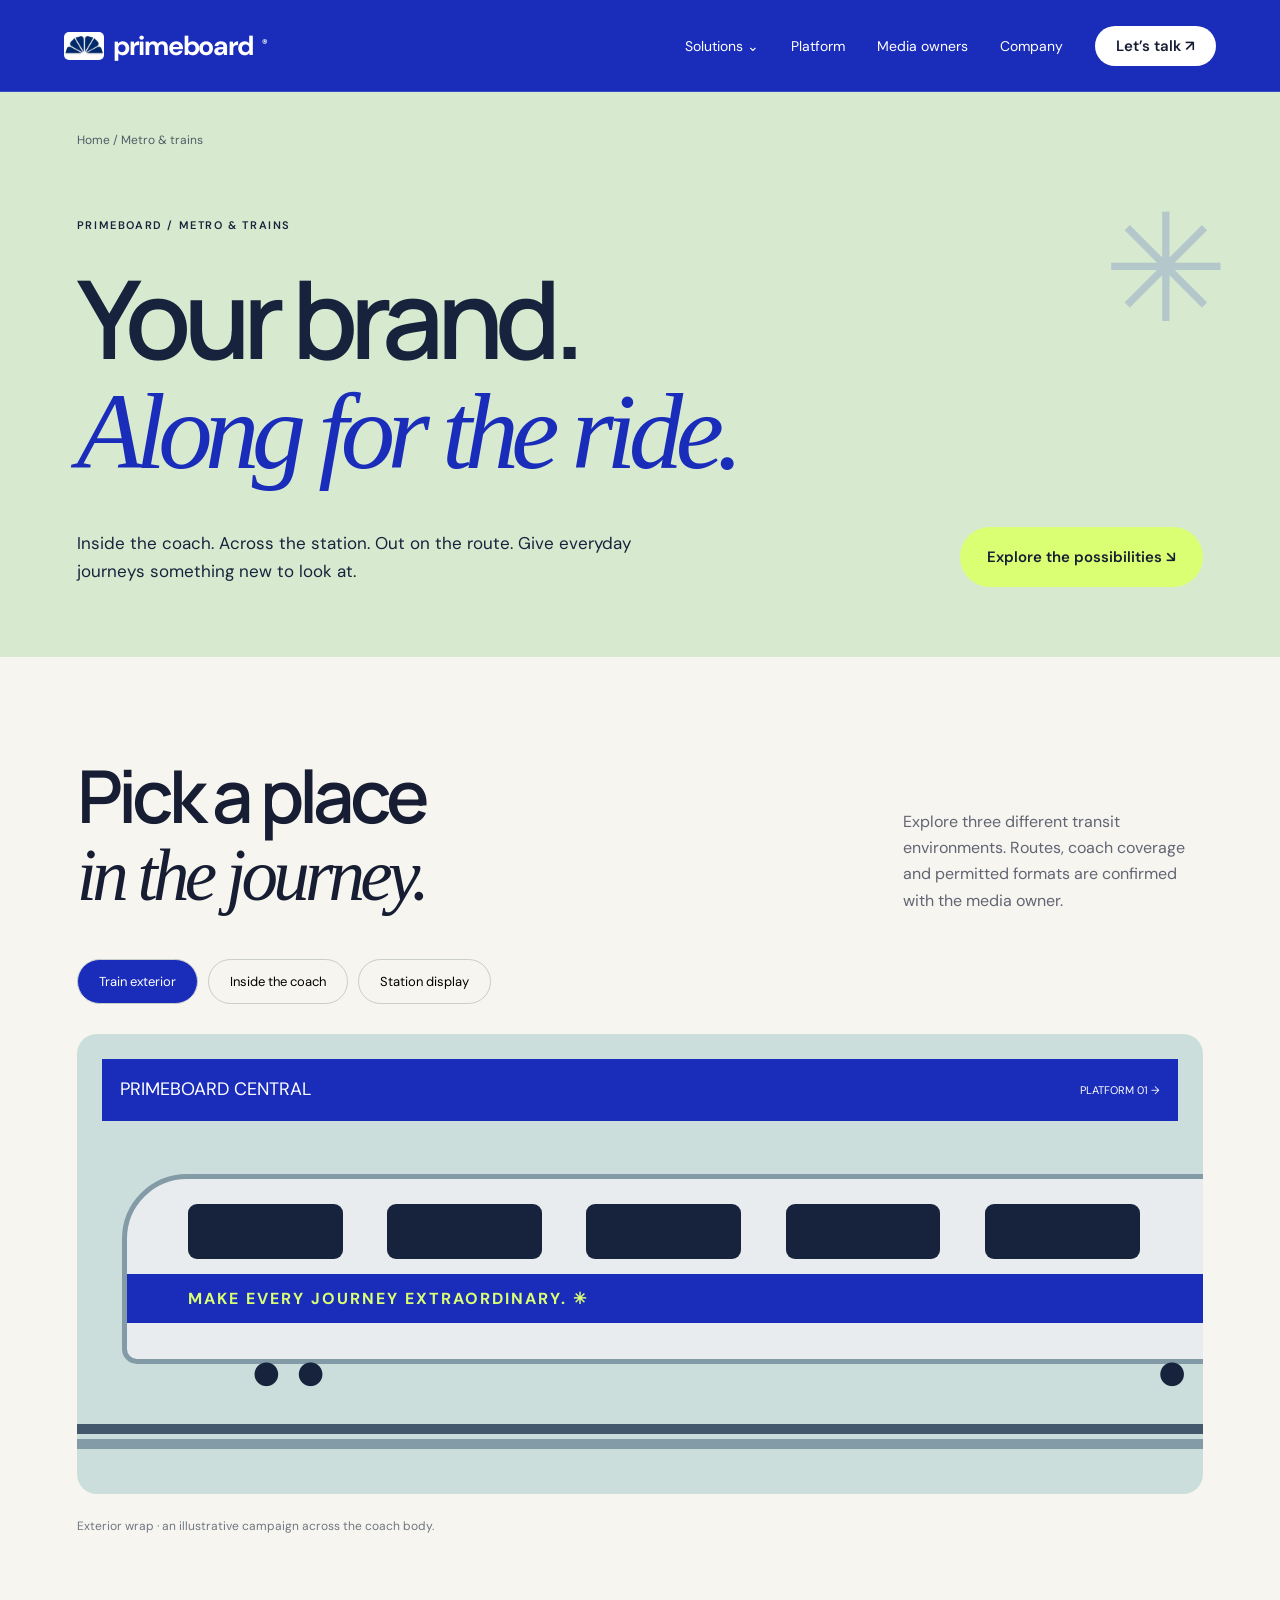
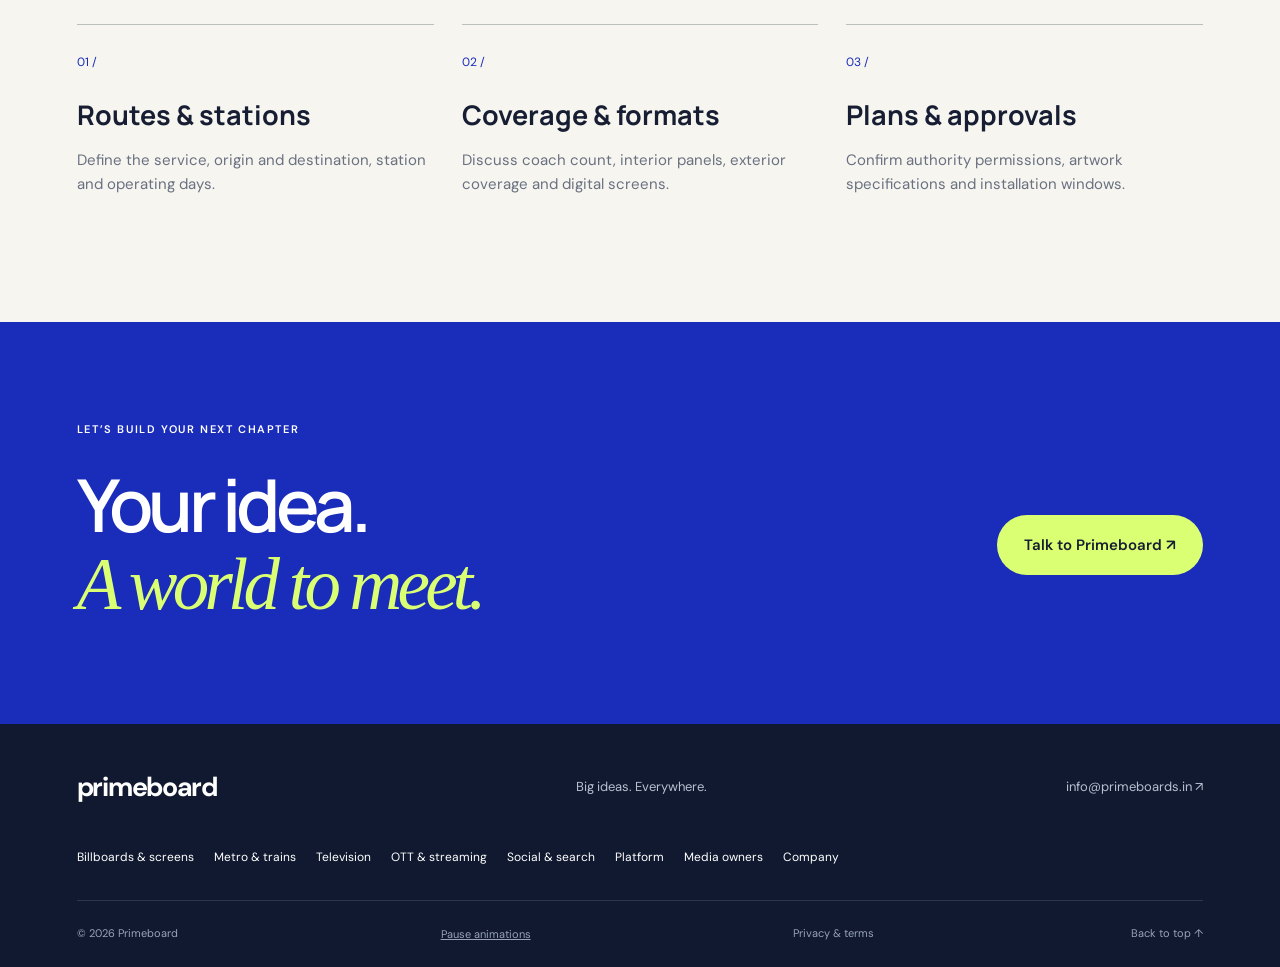
<file: metro.html>
<!doctype html><html lang="en"><head><meta charset="utf-8"><meta name="viewport" content="width=device-width,initial-scale=1"><title>Metro &amp; train advertising | Primeboard</title><meta name="description" content="Explore exterior wraps, interior train advertising and station displays."><meta name="theme-color" content="#192cba"><link rel="icon" href="primeboard-logo.png"><link rel="stylesheet" href="site.css"><link rel="stylesheet" href="pages.css"><script src="pages.js" defer></script></head><body><a class="skip-link" href="#main">Skip to content</a><header class="header"><a class="brand" href="index.html" aria-label="Primeboard home"><span class="brand-icon"><img src="primeboard-logo.png" alt="" width="512" height="512"></span>primeboard<sup>®</sup></a><button class="menu-toggle" aria-expanded="false" aria-controls="navigation">Menu ☰</button><nav id="navigation" aria-label="Main navigation"><details class="solutions-menu"><summary>Solutions <span>⌄</span></summary><div class="mega-menu"><div><span class="eyebrow">FIND YOUR NEXT AUDIENCE</span><h3>A world of<br>possibilities.</h3><p>Explore the spaces where your story can live.</p></div><div class="mega-links"><a href="billboards.html"><b>▣</b><span>Billboards & screens<small>Static spaces. Moving stories.</small></span><i>↗</i></a><a href="metro.html"><b>↔</b><span>Metro & trains<small>Be part of the daily journey.</small></span><i>↗</i></a><a href="television.html"><b>▤</b><span>Television<small>One story. A bigger stage.</small></span><i>↗</i></a><a href="streaming.html"><b>▷</b><span>OTT & streaming<small>Meet them in the next episode.</small></span><i>↗</i></a><a href="digital.html"><b>↗</b><span>Social & search<small>From the feed to the inbox.</small></span><i>↗</i></a></div></div></details><a href="platform.html">Platform</a><a href="partners.html">Media owners</a><a href="about.html">Company</a><a class="button small" href="about.html#contact">Let’s talk ↗</a></nav></header><main id="main"><section class="page-hero mint"><div class="breadcrumbs"><a href="index.html">Home</a> / Metro & trains</div><span class="eyebrow">PRIMEBOARD / METRO & TRAINS</span><h1 class="reveal">Your brand.<br><em>Along for the ride.</em></h1><div class="hero-bottom"><p>Inside the coach. Across the station. Out on the route. Give everyday journeys something new to look at.</p><a class="button lime" href="#explore">Explore the possibilities ↘</a></div><span class="page-star" aria-hidden="true">✳</span></section><section id="explore" class="section-pad"><div class="section-heading"><h2>Pick a place<br><em>in the journey.</em></h2><p>Explore three different transit environments. Routes, coach coverage and permitted formats are confirmed with the media owner.</p></div><div class="preview-controls"><button data-transit="exterior" aria-pressed="true">Train exterior</button><button data-transit="interior" aria-pressed="false">Inside the coach</button><button data-transit="station" aria-pressed="false">Station display</button></div><div class="transit-demo" data-transit="exterior"><div class="station-sign">PRIMEBOARD CENTRAL <span>PLATFORM 01 →</span></div><div class="train-body"><div class="train-windows"><i></i><i></i><i></i><i></i><i></i></div><div class="train-ad">MAKE EVERY JOURNEY EXTRAORDINARY. ✳</div><div class="train-wheels">● ● <span>● ●</span></div></div><div class="station-poster"><div class="demo-creative"><small>FICTIONAL CAMPAIGN / STUDIO NORTH</small><strong>Make room<br>for something<br><em>extraordinary.</em></strong><span class="creative-flower" aria-hidden="true">✳</span><span class="creative-cta">Discover the collection ↗</span></div></div><div class="rail-track"></div></div><p class="preview-note" id="transit-caption" aria-live="polite">Exterior wrap · an illustrative campaign across the coach body.</p><div class="feature-cards"><article class="reveal"><span>01 /</span><h3>Routes & stations</h3><p>Define the service, origin and destination, station and operating days.</p></article><article class="reveal"><span>02 /</span><h3>Coverage & formats</h3><p>Discuss coach count, interior panels, exterior coverage and digital screens.</p></article><article class="reveal"><span>03 /</span><h3>Plans & approvals</h3><p>Confirm authority permissions, artwork specifications and installation windows.</p></article></div></section><section class="page-cta section-pad"><span class="eyebrow">LET’S BUILD YOUR NEXT CHAPTER</span><h2 class="reveal">Your idea.<br><em>A world to meet.</em></h2><a class="button lime" href="mailto:info@primeboards.in?subject=Primeboard%20campaign%20enquiry">Talk to Primeboard ↗</a></section></main><footer><div class="footer-top"><a class="brand" href="index.html">primeboard</a><p>Big ideas. Everywhere.</p><a href="mailto:info@primeboards.in">info@primeboards.in ↗</a></div><div class="footer-links"><a href="billboards.html">Billboards & screens</a><a href="metro.html">Metro & trains</a><a href="television.html">Television</a><a href="streaming.html">OTT & streaming</a><a href="digital.html">Social & search</a><a href="platform.html">Platform</a><a href="partners.html">Media owners</a><a href="about.html">Company</a></div><div class="footer-bottom"><span>© 2026 Primeboard</span><button class="motion-toggle" aria-pressed="false">Pause animations</button><a href="privacy-policy.html">Privacy & terms</a><a href="#main">Back to top ↑</a></div></footer></body></html>
</file>
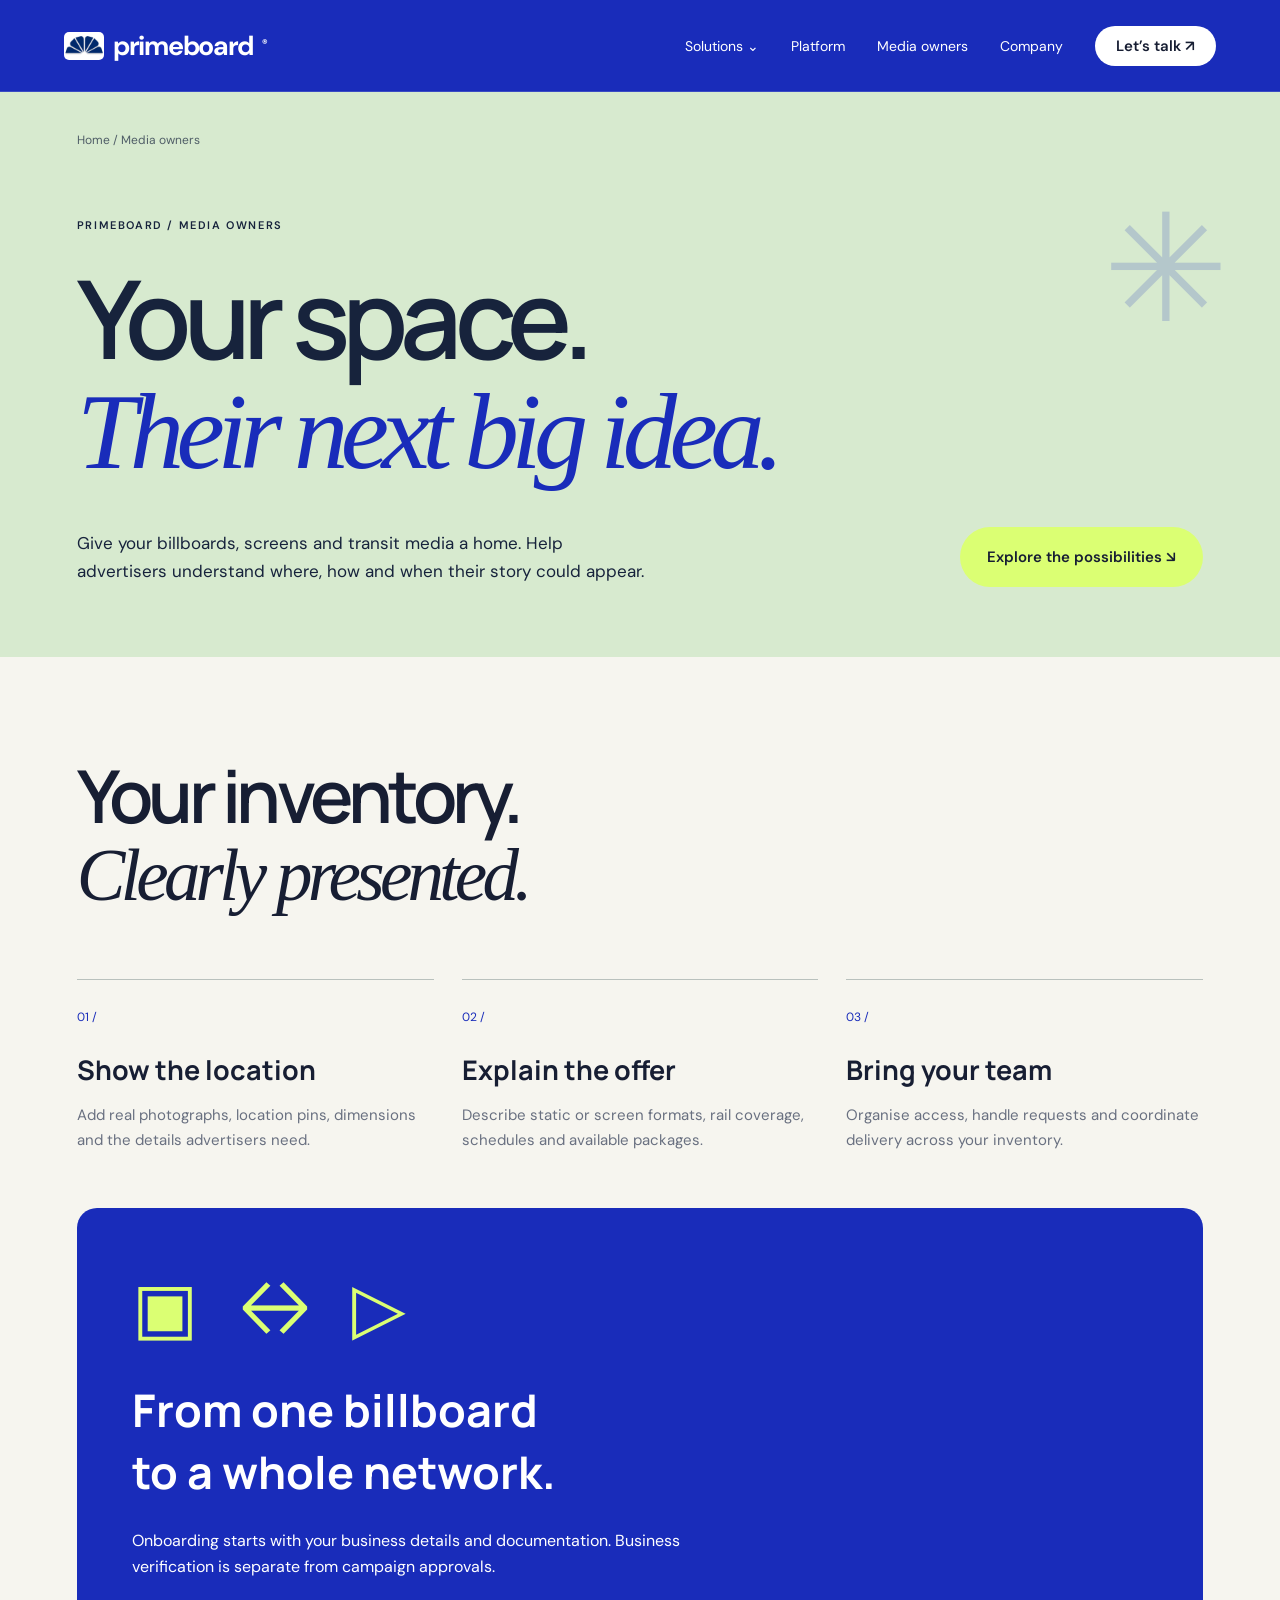
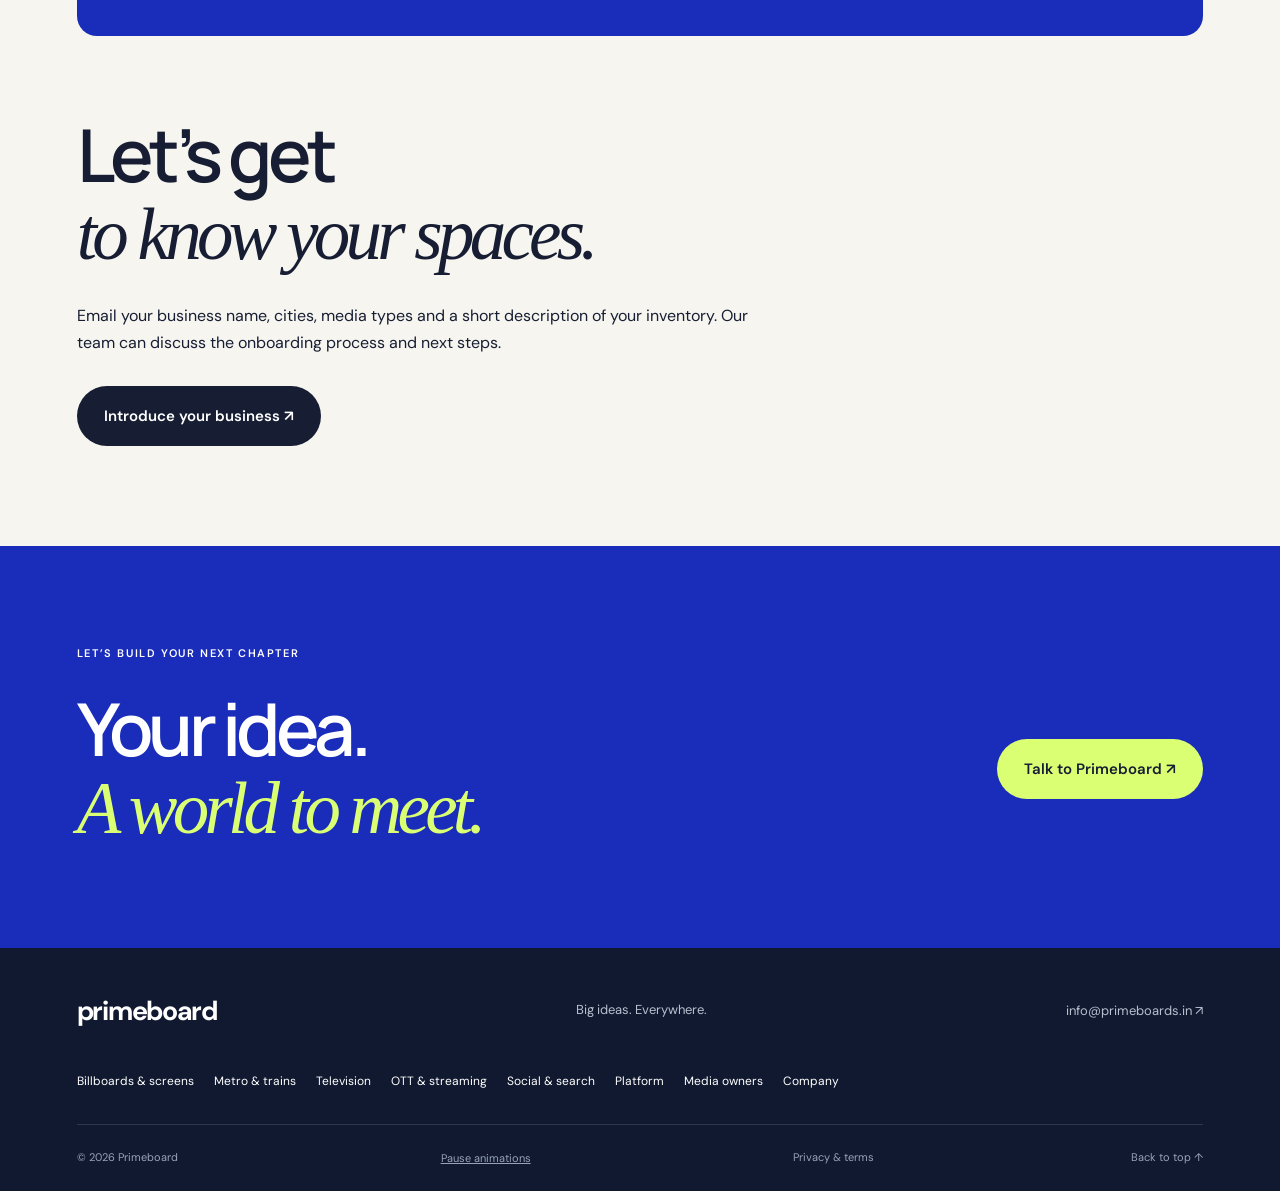
<file: partners.html>
<!doctype html><html lang="en"><head><meta charset="utf-8"><meta name="viewport" content="width=device-width,initial-scale=1"><title>For media owners &amp; agencies | Primeboard</title><meta name="description" content="Showcase advertising inventory and coordinate your team with Primeboard Manager."><meta name="theme-color" content="#192cba"><link rel="icon" href="primeboard-logo.png"><link rel="stylesheet" href="site.css"><link rel="stylesheet" href="pages.css"><script src="pages.js" defer></script></head><body><a class="skip-link" href="#main">Skip to content</a><header class="header"><a class="brand" href="index.html" aria-label="Primeboard home"><span class="brand-icon"><img src="primeboard-logo.png" alt="" width="512" height="512"></span>primeboard<sup>®</sup></a><button class="menu-toggle" aria-expanded="false" aria-controls="navigation">Menu ☰</button><nav id="navigation" aria-label="Main navigation"><details class="solutions-menu"><summary>Solutions <span>⌄</span></summary><div class="mega-menu"><div><span class="eyebrow">FIND YOUR NEXT AUDIENCE</span><h3>A world of<br>possibilities.</h3><p>Explore the spaces where your story can live.</p></div><div class="mega-links"><a href="billboards.html"><b>▣</b><span>Billboards & screens<small>Static spaces. Moving stories.</small></span><i>↗</i></a><a href="metro.html"><b>↔</b><span>Metro & trains<small>Be part of the daily journey.</small></span><i>↗</i></a><a href="television.html"><b>▤</b><span>Television<small>One story. A bigger stage.</small></span><i>↗</i></a><a href="streaming.html"><b>▷</b><span>OTT & streaming<small>Meet them in the next episode.</small></span><i>↗</i></a><a href="digital.html"><b>↗</b><span>Social & search<small>From the feed to the inbox.</small></span><i>↗</i></a></div></div></details><a href="platform.html">Platform</a><a href="partners.html">Media owners</a><a href="about.html">Company</a><a class="button small" href="about.html#contact">Let’s talk ↗</a></nav></header><main id="main"><section class="page-hero mint"><div class="breadcrumbs"><a href="index.html">Home</a> / Media owners</div><span class="eyebrow">PRIMEBOARD / MEDIA OWNERS</span><h1 class="reveal">Your space.<br><em>Their next big idea.</em></h1><div class="hero-bottom"><p>Give your billboards, screens and transit media a home. Help advertisers understand where, how and when their story could appear.</p><a class="button lime" href="#explore">Explore the possibilities ↘</a></div><span class="page-star" aria-hidden="true">✳</span></section><section id="explore" class="section-pad"><h2 class="reveal">Your inventory.<br><em>Clearly presented.</em></h2><div class="feature-cards"><article class="reveal"><span>01 /</span><h3>Show the location</h3><p>Add real photographs, location pins, dimensions and the details advertisers need.</p></article><article class="reveal"><span>02 /</span><h3>Explain the offer</h3><p>Describe static or screen formats, rail coverage, schedules and available packages.</p></article><article class="reveal"><span>03 /</span><h3>Bring your team</h3><p>Organise access, handle requests and coordinate delivery across your inventory.</p></article></div><div class="owner-banner reveal"><span>▣ &nbsp; ↔ &nbsp; ▷</span><h3>From one billboard<br>to a whole network.</h3><p>Onboarding starts with your business details and documentation. Business verification is separate from campaign approvals.</p></div><h2>Let’s get<br><em>to know your spaces.</em></h2><p class="intro-copy">Email your business name, cities, media types and a short description of your inventory. Our team can discuss the onboarding process and next steps.</p><a class="button dark" href="mailto:info@primeboards.in?subject=Media%20owner%20onboarding">Introduce your business ↗</a></section><section class="page-cta section-pad"><span class="eyebrow">LET’S BUILD YOUR NEXT CHAPTER</span><h2 class="reveal">Your idea.<br><em>A world to meet.</em></h2><a class="button lime" href="mailto:info@primeboards.in?subject=Primeboard%20campaign%20enquiry">Talk to Primeboard ↗</a></section></main><footer><div class="footer-top"><a class="brand" href="index.html">primeboard</a><p>Big ideas. Everywhere.</p><a href="mailto:info@primeboards.in">info@primeboards.in ↗</a></div><div class="footer-links"><a href="billboards.html">Billboards & screens</a><a href="metro.html">Metro & trains</a><a href="television.html">Television</a><a href="streaming.html">OTT & streaming</a><a href="digital.html">Social & search</a><a href="platform.html">Platform</a><a href="partners.html">Media owners</a><a href="about.html">Company</a></div><div class="footer-bottom"><span>© 2026 Primeboard</span><button class="motion-toggle" aria-pressed="false">Pause animations</button><a href="privacy-policy.html">Privacy & terms</a><a href="#main">Back to top ↑</a></div></footer></body></html>
</file>
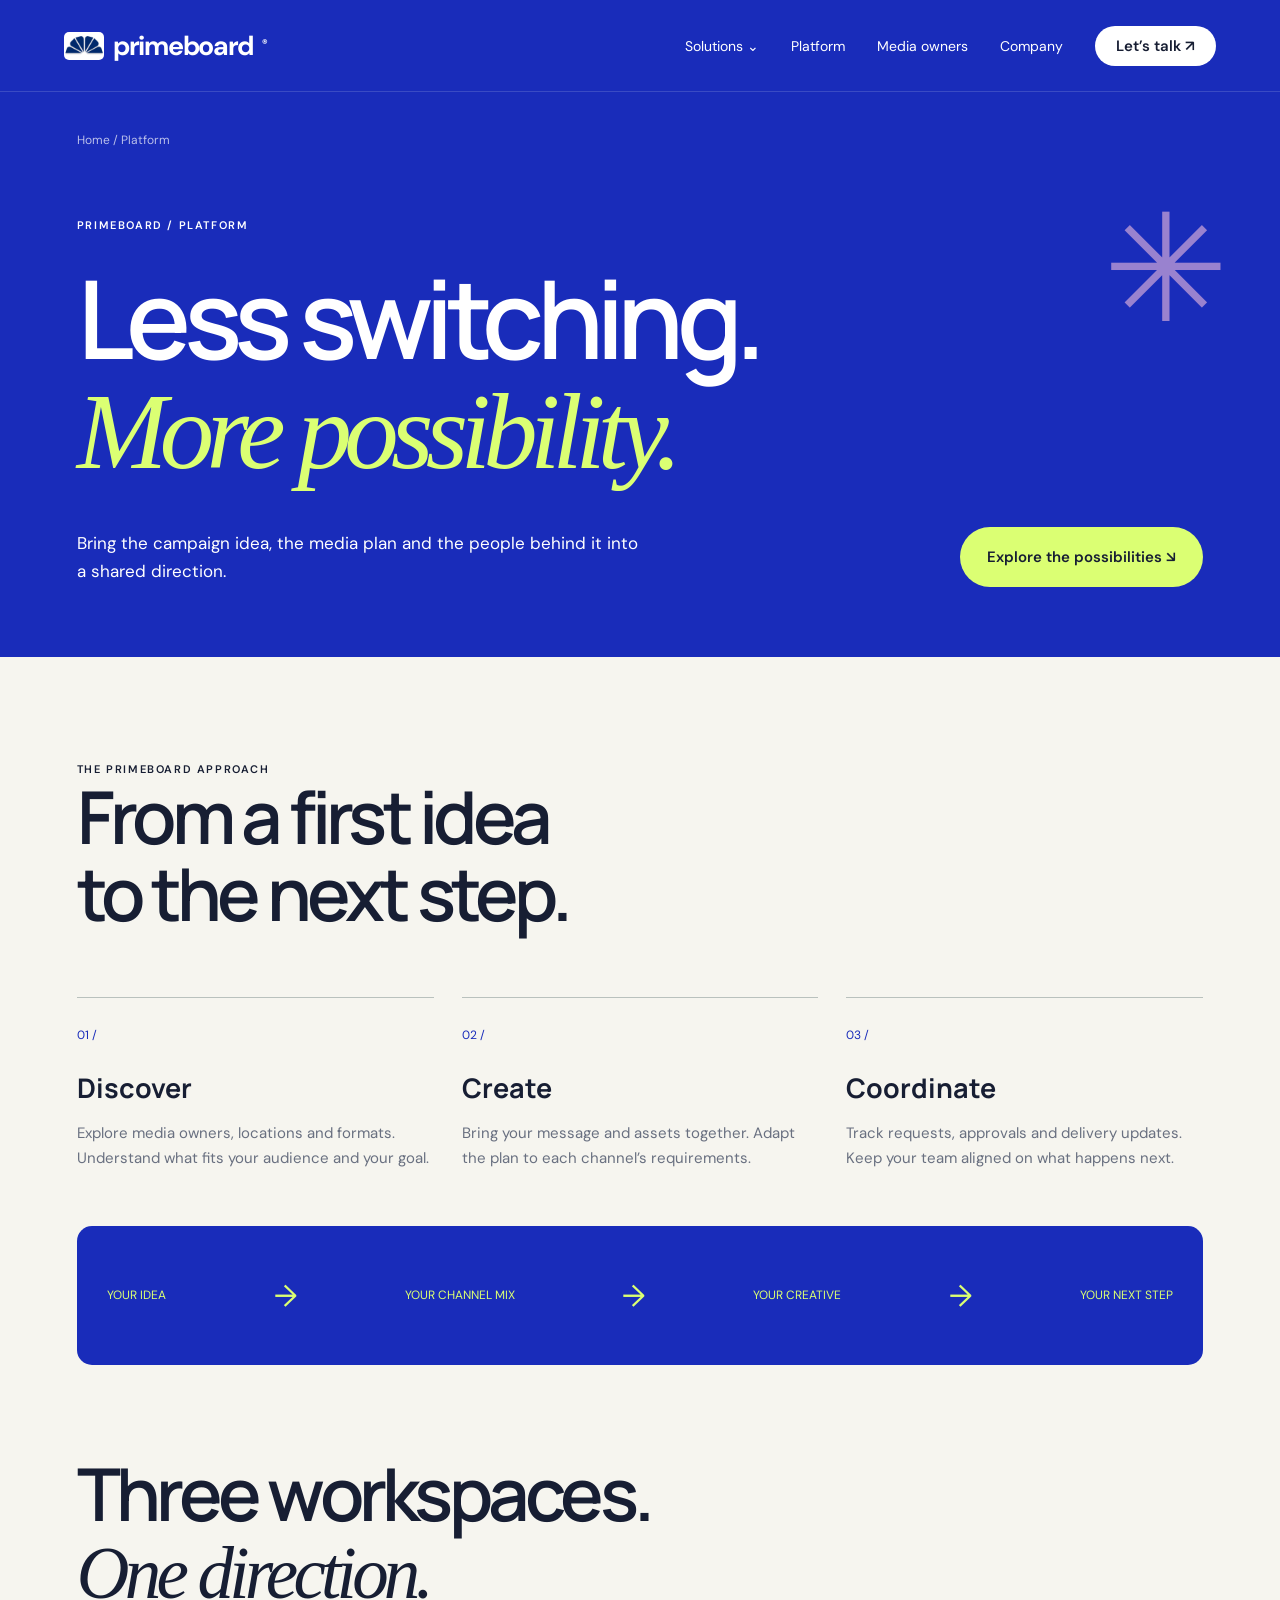
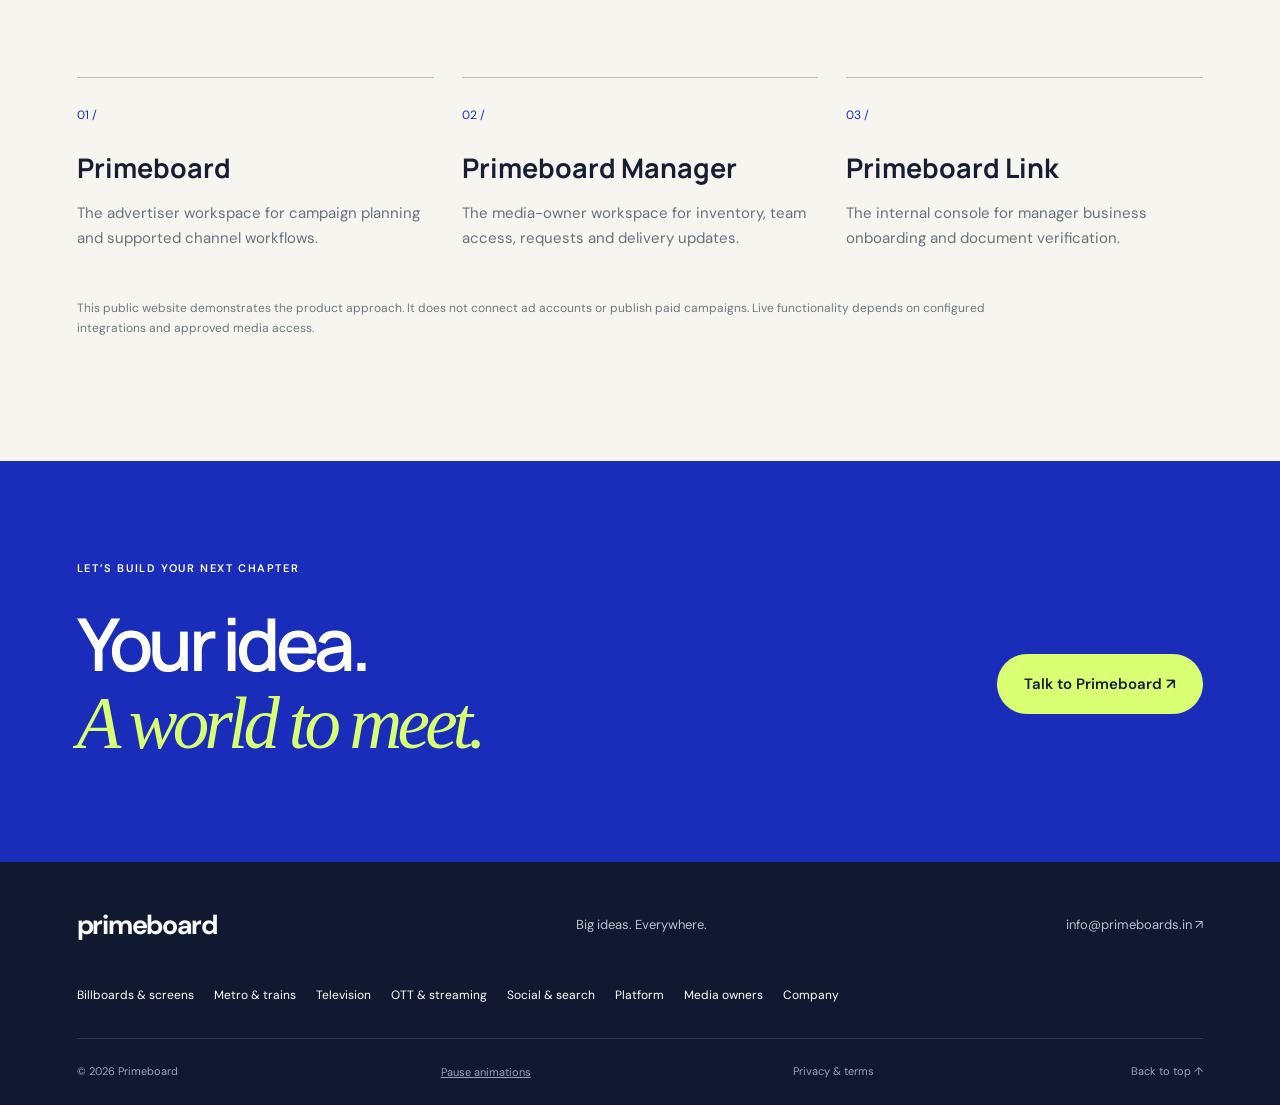
<file: platform.html>
<!doctype html><html lang="en"><head><meta charset="utf-8"><meta name="viewport" content="width=device-width,initial-scale=1"><title>The Primeboard platform | Primeboard</title><meta name="description" content="Discover the advertiser, media-owner and business onboarding workspaces."><meta name="theme-color" content="#192cba"><link rel="icon" href="primeboard-logo.png"><link rel="stylesheet" href="site.css"><link rel="stylesheet" href="pages.css"><script src="pages.js" defer></script></head><body><a class="skip-link" href="#main">Skip to content</a><header class="header"><a class="brand" href="index.html" aria-label="Primeboard home"><span class="brand-icon"><img src="primeboard-logo.png" alt="" width="512" height="512"></span>primeboard<sup>®</sup></a><button class="menu-toggle" aria-expanded="false" aria-controls="navigation">Menu ☰</button><nav id="navigation" aria-label="Main navigation"><details class="solutions-menu"><summary>Solutions <span>⌄</span></summary><div class="mega-menu"><div><span class="eyebrow">FIND YOUR NEXT AUDIENCE</span><h3>A world of<br>possibilities.</h3><p>Explore the spaces where your story can live.</p></div><div class="mega-links"><a href="billboards.html"><b>▣</b><span>Billboards & screens<small>Static spaces. Moving stories.</small></span><i>↗</i></a><a href="metro.html"><b>↔</b><span>Metro & trains<small>Be part of the daily journey.</small></span><i>↗</i></a><a href="television.html"><b>▤</b><span>Television<small>One story. A bigger stage.</small></span><i>↗</i></a><a href="streaming.html"><b>▷</b><span>OTT & streaming<small>Meet them in the next episode.</small></span><i>↗</i></a><a href="digital.html"><b>↗</b><span>Social & search<small>From the feed to the inbox.</small></span><i>↗</i></a></div></div></details><a href="platform.html">Platform</a><a href="partners.html">Media owners</a><a href="about.html">Company</a><a class="button small" href="about.html#contact">Let’s talk ↗</a></nav></header><main id="main"><section class="page-hero blue"><div class="breadcrumbs"><a href="index.html">Home</a> / Platform</div><span class="eyebrow">PRIMEBOARD / PLATFORM</span><h1 class="reveal">Less switching.<br><em>More possibility.</em></h1><div class="hero-bottom"><p>Bring the campaign idea, the media plan and the people behind it into a shared direction.</p><a class="button lime" href="#explore">Explore the possibilities ↘</a></div><span class="page-star" aria-hidden="true">✳</span></section><section id="explore" class="section-pad"><span class="eyebrow">THE PRIMEBOARD APPROACH</span><h2 class="reveal">From a first idea<br>to the next step.</h2><div class="feature-cards"><article class="reveal"><span>01 /</span><h3>Discover</h3><p>Explore media owners, locations and formats. Understand what fits your audience and your goal.</p></article><article class="reveal"><span>02 /</span><h3>Create</h3><p>Bring your message and assets together. Adapt the plan to each channel’s requirements.</p></article><article class="reveal"><span>03 /</span><h3>Coordinate</h3><p>Track requests, approvals and delivery updates. Keep your team aligned on what happens next.</p></article></div><div class="journey-flow reveal"><span>YOUR IDEA</span><i>→</i><span>YOUR CHANNEL MIX</span><i>→</i><span>YOUR CREATIVE</span><i>→</i><span>YOUR NEXT STEP</span></div><h2>Three workspaces.<br><em>One direction.</em></h2><div class="feature-cards"><article class="reveal"><span>01 /</span><h3>Primeboard</h3><p>The advertiser workspace for campaign planning and supported channel workflows.</p></article><article class="reveal"><span>02 /</span><h3>Primeboard Manager</h3><p>The media-owner workspace for inventory, team access, requests and delivery updates.</p></article><article class="reveal"><span>03 /</span><h3>Primeboard Link</h3><p>The internal console for manager business onboarding and document verification.</p></article></div><p class="preview-note">This public website demonstrates the product approach. It does not connect ad accounts or publish paid campaigns. Live functionality depends on configured integrations and approved media access.</p></section><section class="page-cta section-pad"><span class="eyebrow">LET’S BUILD YOUR NEXT CHAPTER</span><h2 class="reveal">Your idea.<br><em>A world to meet.</em></h2><a class="button lime" href="mailto:info@primeboards.in?subject=Primeboard%20campaign%20enquiry">Talk to Primeboard ↗</a></section></main><footer><div class="footer-top"><a class="brand" href="index.html">primeboard</a><p>Big ideas. Everywhere.</p><a href="mailto:info@primeboards.in">info@primeboards.in ↗</a></div><div class="footer-links"><a href="billboards.html">Billboards & screens</a><a href="metro.html">Metro & trains</a><a href="television.html">Television</a><a href="streaming.html">OTT & streaming</a><a href="digital.html">Social & search</a><a href="platform.html">Platform</a><a href="partners.html">Media owners</a><a href="about.html">Company</a></div><div class="footer-bottom"><span>© 2026 Primeboard</span><button class="motion-toggle" aria-pressed="false">Pause animations</button><a href="privacy-policy.html">Privacy & terms</a><a href="#main">Back to top ↑</a></div></footer></body></html>
</file>
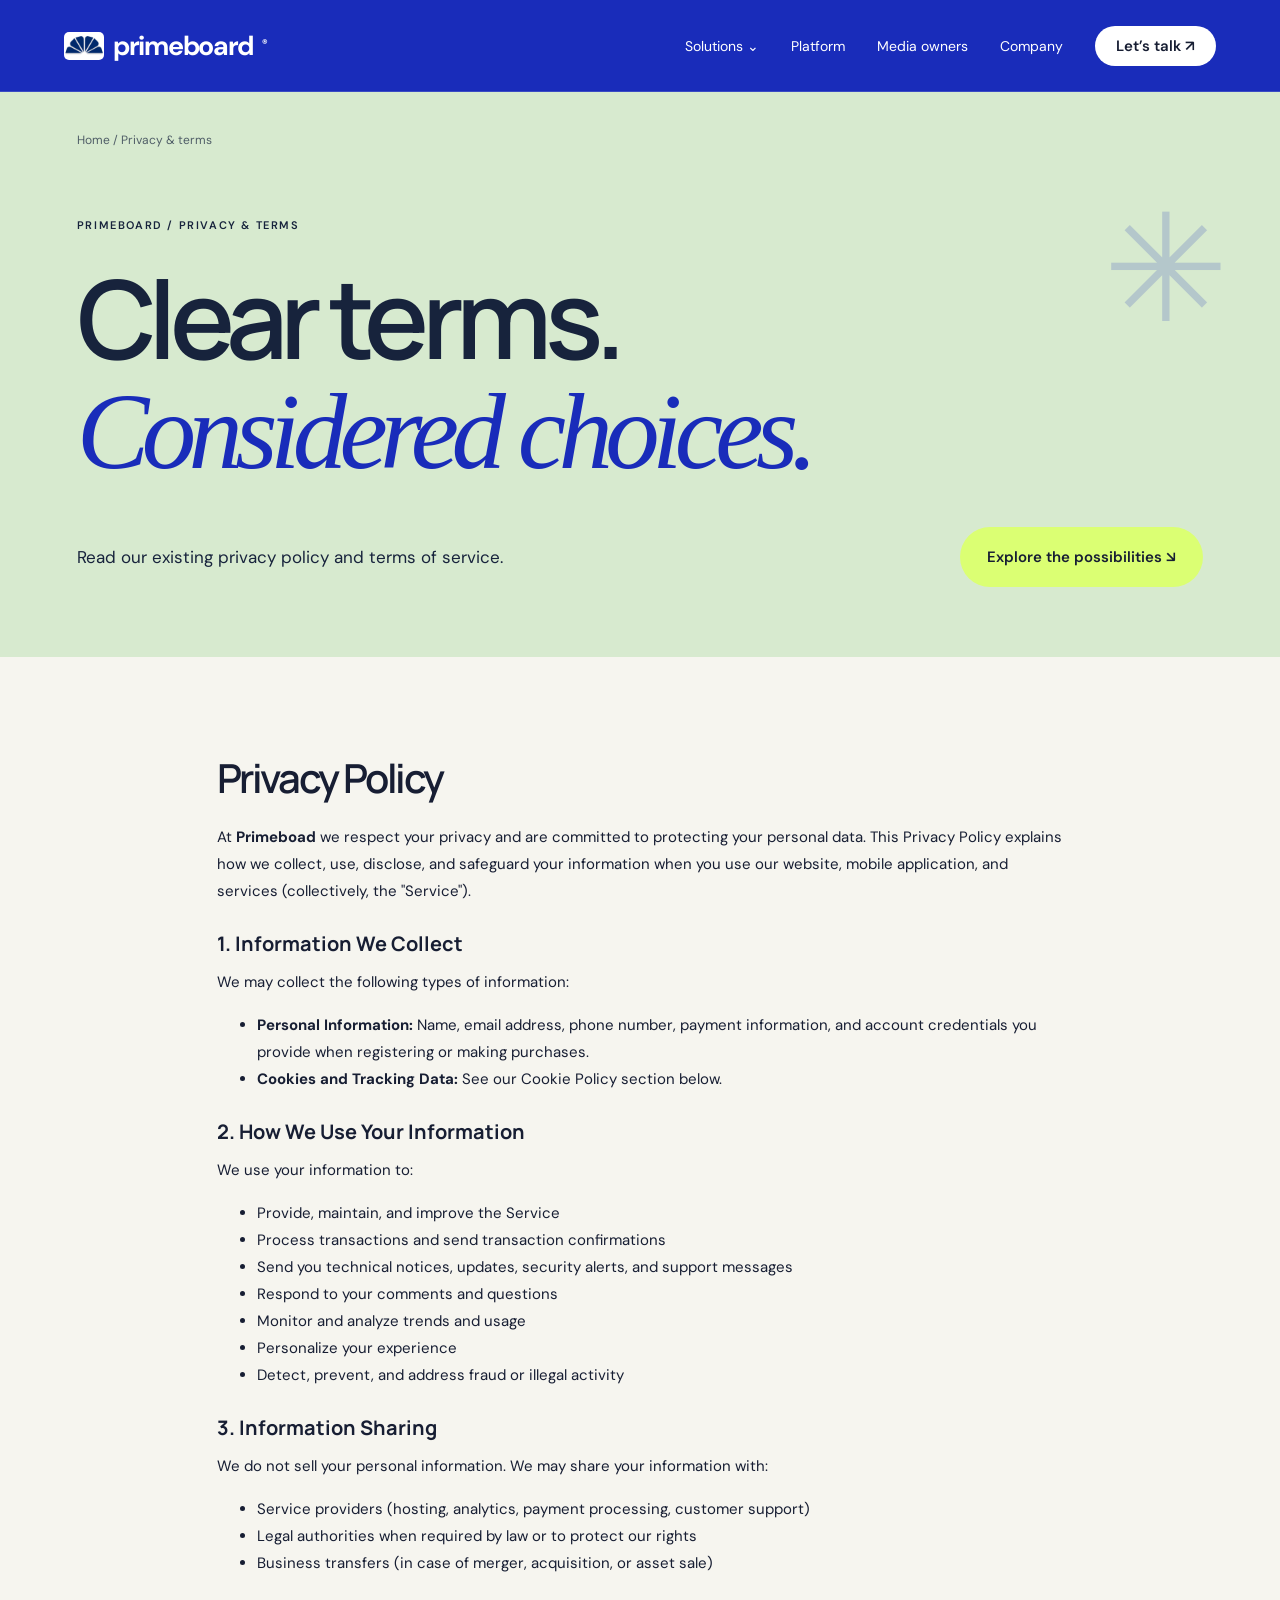
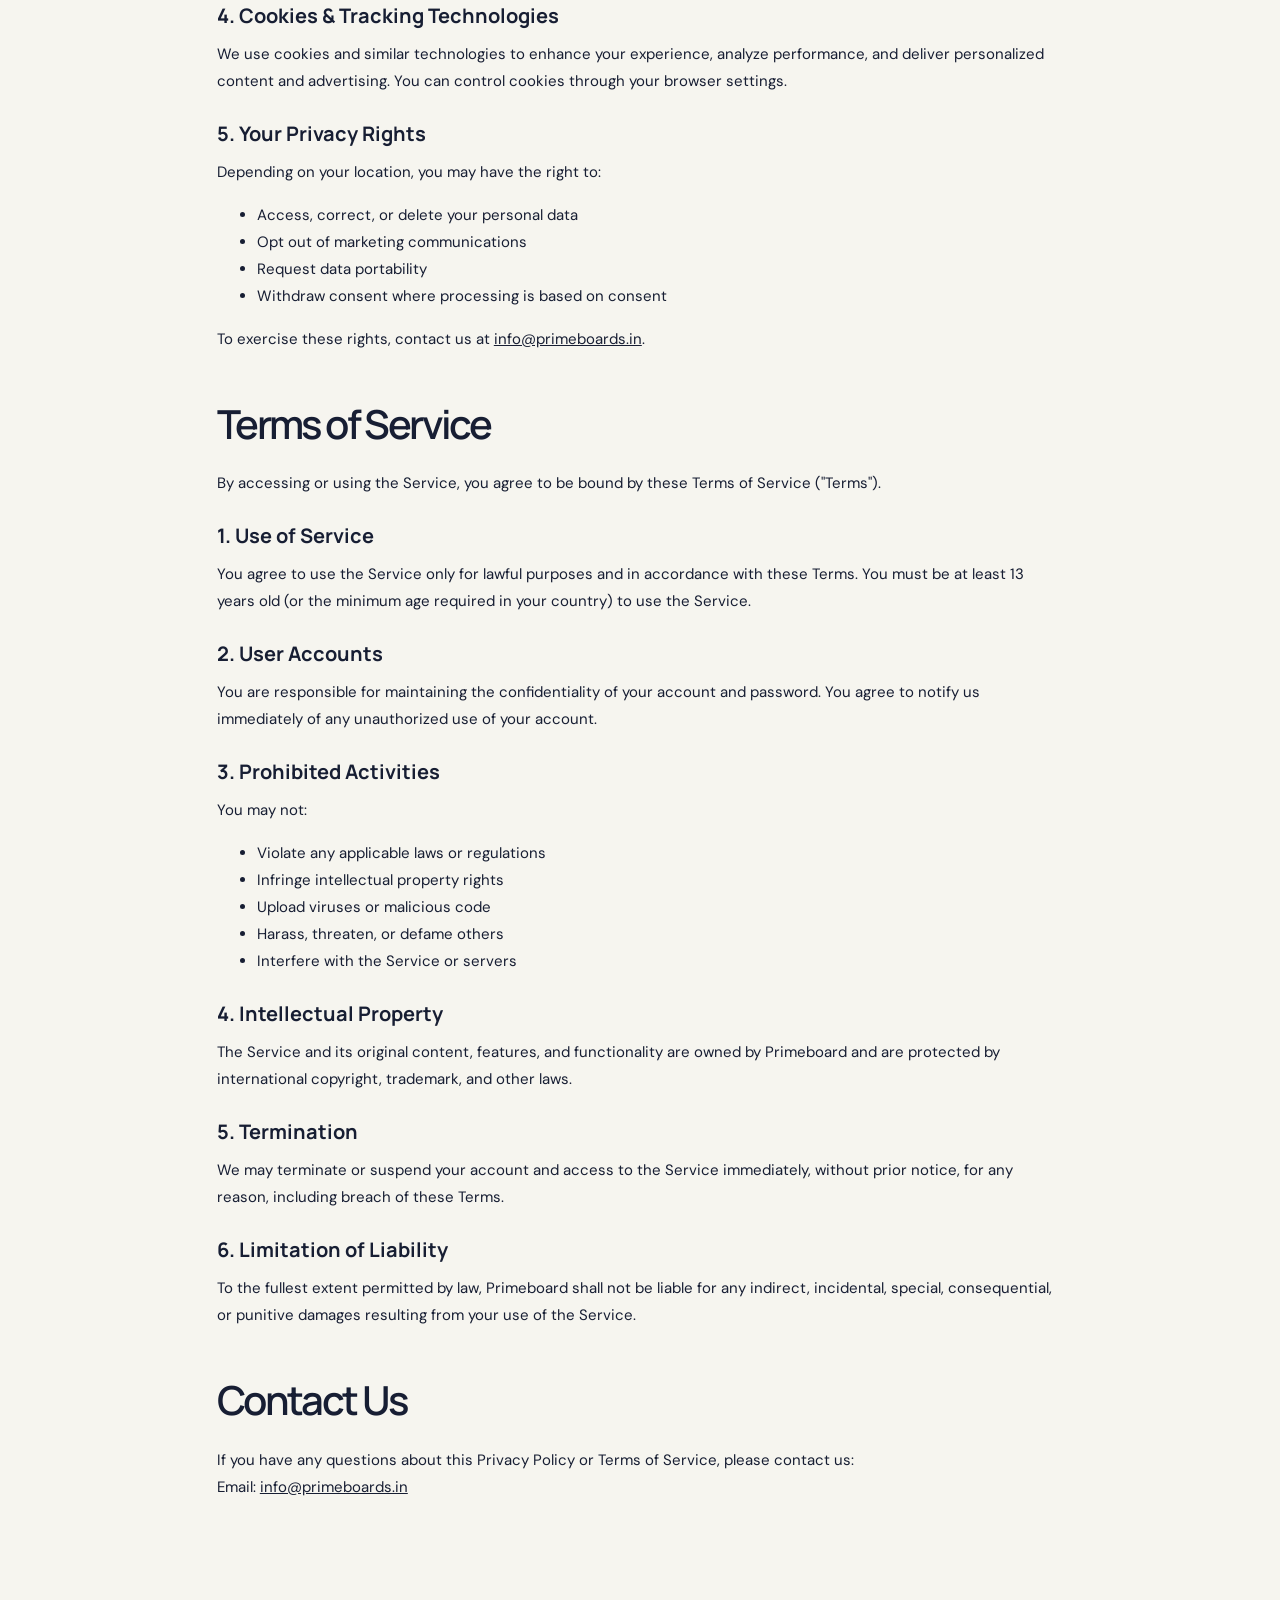
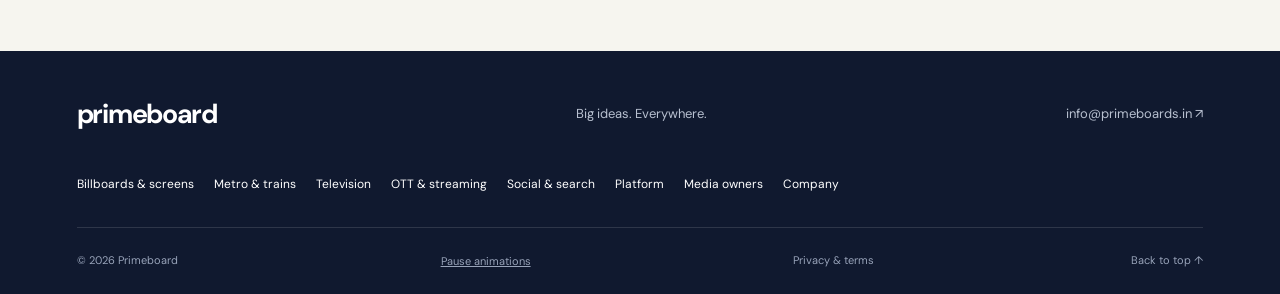
<file: privacy-policy.html>
<!doctype html><html lang="en"><head><meta charset="utf-8"><meta name="viewport" content="width=device-width,initial-scale=1"><title>Privacy policy &amp; terms | Primeboard</title><meta name="description" content="Primeboard privacy policy, terms of service and contact details."><meta name="theme-color" content="#192cba"><link rel="icon" href="primeboard-logo.png"><link rel="stylesheet" href="site.css"><link rel="stylesheet" href="pages.css"><script src="pages.js" defer></script></head><body><a class="skip-link" href="#main">Skip to content</a><header class="header"><a class="brand" href="index.html" aria-label="Primeboard home"><span class="brand-icon"><img src="primeboard-logo.png" alt="" width="512" height="512"></span>primeboard<sup>®</sup></a><button class="menu-toggle" aria-expanded="false" aria-controls="navigation">Menu ☰</button><nav id="navigation" aria-label="Main navigation"><details class="solutions-menu"><summary>Solutions <span>⌄</span></summary><div class="mega-menu"><div><span class="eyebrow">FIND YOUR NEXT AUDIENCE</span><h3>A world of<br>possibilities.</h3><p>Explore the spaces where your story can live.</p></div><div class="mega-links"><a href="billboards.html"><b>▣</b><span>Billboards & screens<small>Static spaces. Moving stories.</small></span><i>↗</i></a><a href="metro.html"><b>↔</b><span>Metro & trains<small>Be part of the daily journey.</small></span><i>↗</i></a><a href="television.html"><b>▤</b><span>Television<small>One story. A bigger stage.</small></span><i>↗</i></a><a href="streaming.html"><b>▷</b><span>OTT & streaming<small>Meet them in the next episode.</small></span><i>↗</i></a><a href="digital.html"><b>↗</b><span>Social & search<small>From the feed to the inbox.</small></span><i>↗</i></a></div></div></details><a href="platform.html">Platform</a><a href="partners.html">Media owners</a><a href="about.html">Company</a><a class="button small" href="about.html#contact">Let’s talk ↗</a></nav></header><main id="main"><section class="page-hero mint"><div class="breadcrumbs"><a href="index.html">Home</a> / Privacy & terms</div><span class="eyebrow">PRIMEBOARD / PRIVACY & TERMS</span><h1 class="reveal">Clear terms.<br><em>Considered choices.</em></h1><div class="hero-bottom"><p>Read our existing privacy policy and terms of service.</p><a class="button lime" href="#explore">Explore the possibilities ↘</a></div><span class="page-star" aria-hidden="true">✳</span></section><div id="explore" class="legal-content section-pad"><section id="privacy">
        <h2>Privacy Policy</h2>
        <p>At <strong>Primeboad</strong> we respect your privacy and are committed to protecting your personal data. This Privacy Policy explains how we collect, use, disclose, and safeguard your information when you use our website, mobile application, and services (collectively, the "Service").</p>

        <h3 id="information-we-collect">1. Information We Collect</h3>
        <p>We may collect the following types of information:</p>
        <ul>
          <li><strong>Personal Information:</strong> Name, email address, phone number, payment information, and account credentials you provide when registering or making purchases.</li>
          <li><strong>Cookies and Tracking Data:</strong> See our Cookie Policy section below.</li>
        </ul>

        <h3 id="how-we-use">2. How We Use Your Information</h3>
        <p>We use your information to:</p>
        <ul>
          <li>Provide, maintain, and improve the Service</li>
          <li>Process transactions and send transaction confirmations</li>
          <li>Send you technical notices, updates, security alerts, and support messages</li>
          <li>Respond to your comments and questions</li>
          <li>Monitor and analyze trends and usage</li>
          <li>Personalize your experience</li>
          <li>Detect, prevent, and address fraud or illegal activity</li>
        </ul>

        <h3 id="sharing">3. Information Sharing</h3>
        <p>We do not sell your personal information. We may share your information with:</p>
        <ul>
          <li>Service providers (hosting, analytics, payment processing, customer support)</li>
          <li>Legal authorities when required by law or to protect our rights</li>
          <li>Business transfers (in case of merger, acquisition, or asset sale)</li>
        </ul>

        <h3 id="cookies">4. Cookies & Tracking Technologies</h3>
        <p>We use cookies and similar technologies to enhance your experience, analyze performance, and deliver personalized content and advertising. You can control cookies through your browser settings.</p>

        <h3 id="rights">5. Your Privacy Rights</h3>
        <p>Depending on your location, you may have the right to:</p>
        <ul>
          <li>Access, correct, or delete your personal data</li>
          <li>Opt out of marketing communications</li>
          <li>Request data portability</li>
          <li>Withdraw consent where processing is based on consent</li>
        </ul>
        <p>To exercise these rights, contact us at <a href="mailto:info@primeboards.in"> info@primeboards.in</a>.</p>
      </section><section id="terms">
        <h2>Terms of Service</h2>
        <p>By accessing or using the Service, you agree to be bound by these Terms of Service ("Terms").</p>

        <h3>1. Use of Service</h3>
        <p>You agree to use the Service only for lawful purposes and in accordance with these Terms. You must be at least 13 years old (or the minimum age required in your country) to use the Service.</p>

        <h3>2. User Accounts</h3>
        <p>You are responsible for maintaining the confidentiality of your account and password. You agree to notify us immediately of any unauthorized use of your account.</p>

        <h3>3. Prohibited Activities</h3>
        <p>You may not:</p>
        <ul>
          <li>Violate any applicable laws or regulations</li>
          <li>Infringe intellectual property rights</li>
          <li>Upload viruses or malicious code</li>
          <li>Harass, threaten, or defame others</li>
          <li>Interfere with the Service or servers</li>
        </ul>

        <h3>4. Intellectual Property</h3>
        <p>The Service and its original content, features, and functionality are owned by Primeboard and are protected by international copyright, trademark, and other laws.</p>

        <h3>5. Termination</h3>
        <p>We may terminate or suspend your account and access to the Service immediately, without prior notice, for any reason, including breach of these Terms.</p>

        <h3>6. Limitation of Liability</h3>
        <p>To the fullest extent permitted by law, Primeboard shall not be liable for any indirect, incidental, special, consequential, or punitive damages resulting from your use of the Service.</p>

        </section><section id="contact">
        <h2>Contact Us</h2>
        <p>If you have any questions about this Privacy Policy or Terms of Service, please contact us:</p>
        <p>
          Email: <a href="mailto:info@primeboards.in">info@primeboards.in</a><br>

        </p>
      </section></div></main><footer><div class="footer-top"><a class="brand" href="index.html">primeboard</a><p>Big ideas. Everywhere.</p><a href="mailto:info@primeboards.in">info@primeboards.in ↗</a></div><div class="footer-links"><a href="billboards.html">Billboards & screens</a><a href="metro.html">Metro & trains</a><a href="television.html">Television</a><a href="streaming.html">OTT & streaming</a><a href="digital.html">Social & search</a><a href="platform.html">Platform</a><a href="partners.html">Media owners</a><a href="about.html">Company</a></div><div class="footer-bottom"><span>© 2026 Primeboard</span><button class="motion-toggle" aria-pressed="false">Pause animations</button><a href="privacy-policy.html">Privacy & terms</a><a href="#main">Back to top ↑</a></div></footer></body></html>
</file>
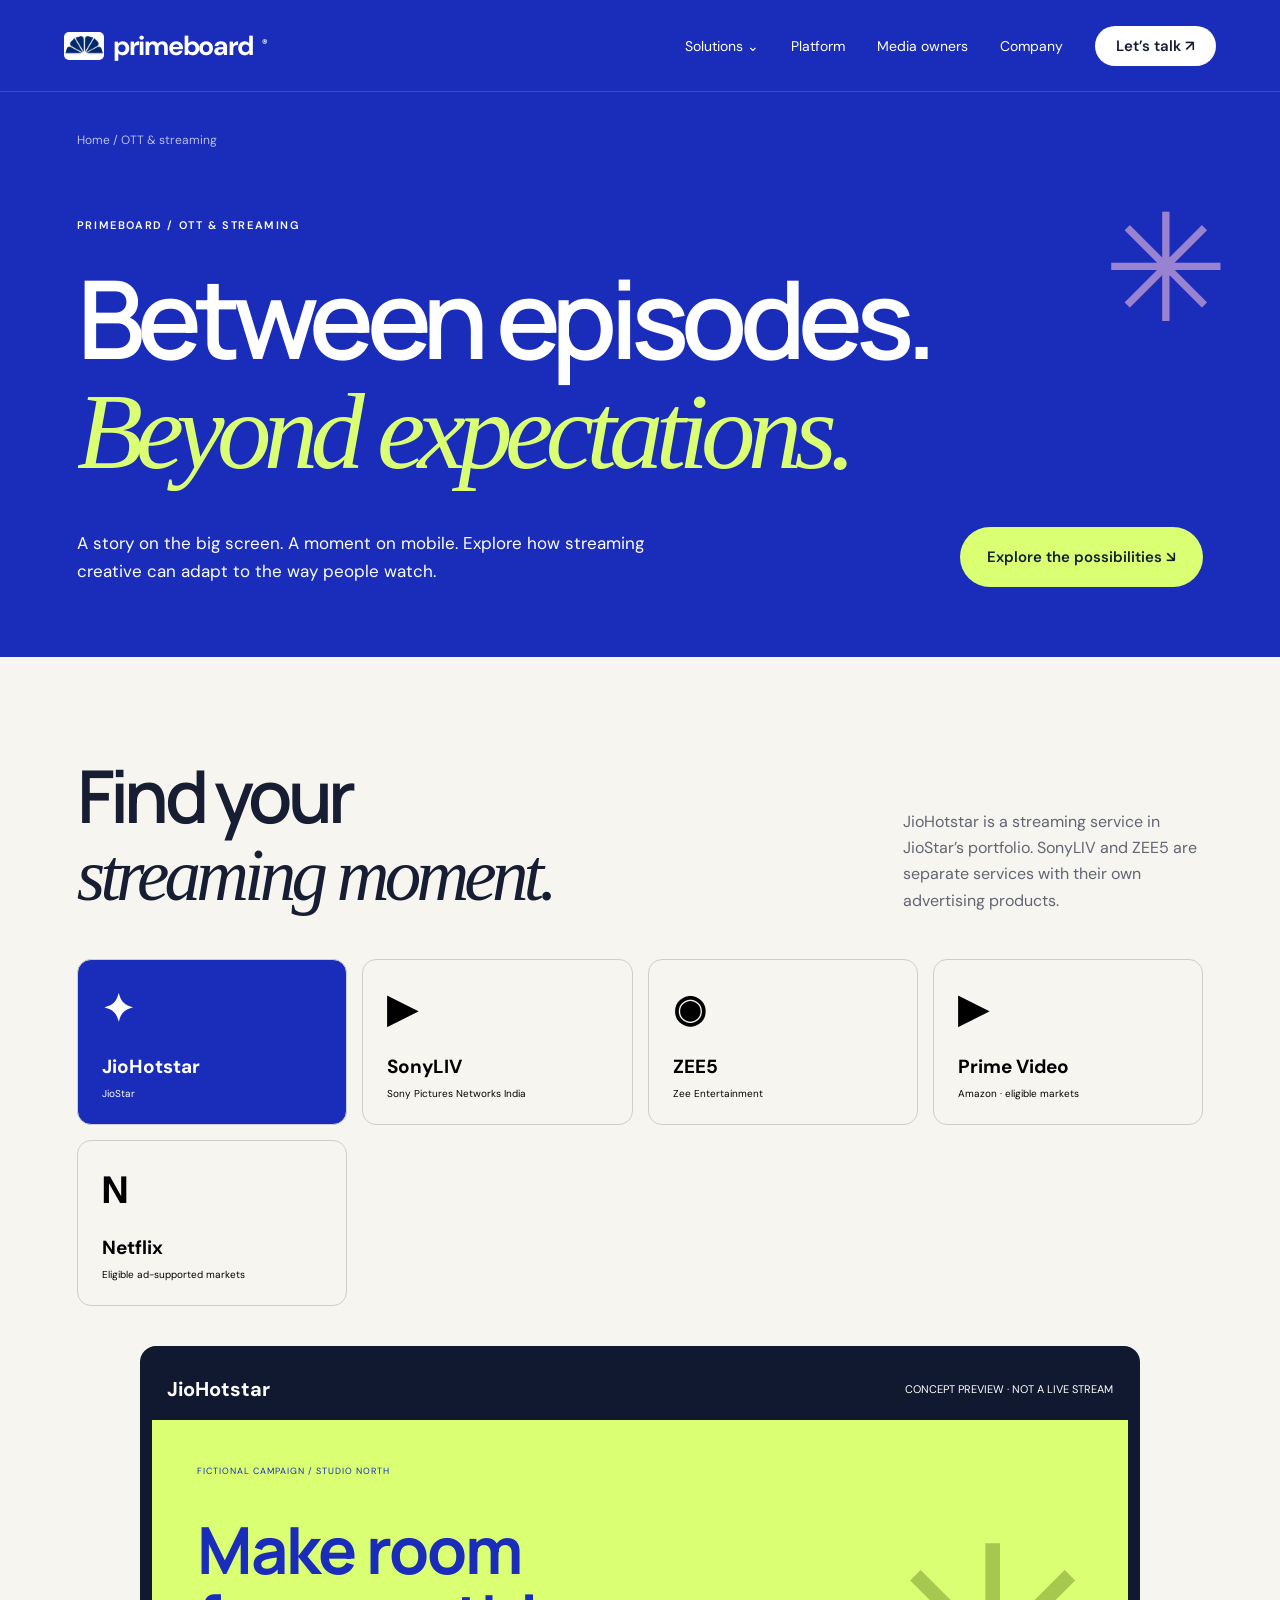
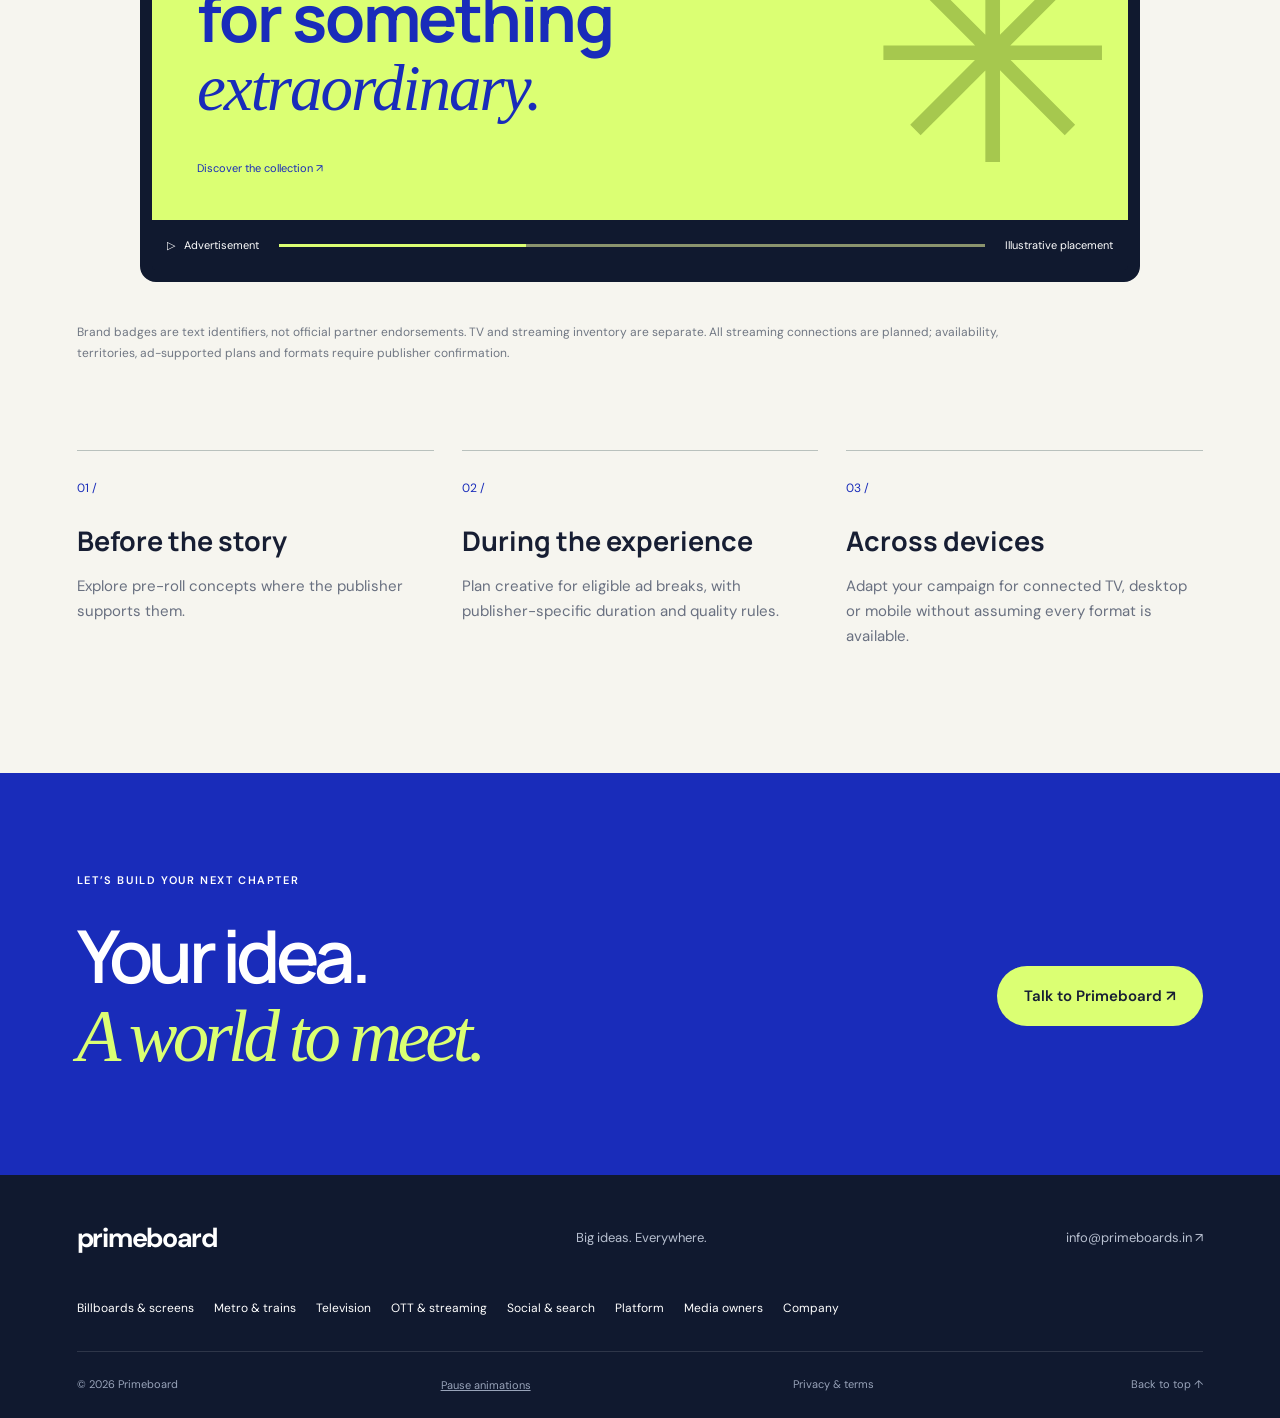
<file: streaming.html>
<!doctype html><html lang="en"><head><meta charset="utf-8"><meta name="viewport" content="width=device-width,initial-scale=1"><title>OTT &amp; streaming advertising | Primeboard</title><meta name="description" content="Explore streaming advertising concepts for JioHotstar, SonyLIV, ZEE5 and international markets."><meta name="theme-color" content="#192cba"><link rel="icon" href="primeboard-logo.png"><link rel="stylesheet" href="site.css"><link rel="stylesheet" href="pages.css"><script src="pages.js" defer></script></head><body><a class="skip-link" href="#main">Skip to content</a><header class="header"><a class="brand" href="index.html" aria-label="Primeboard home"><span class="brand-icon"><img src="primeboard-logo.png" alt="" width="512" height="512"></span>primeboard<sup>®</sup></a><button class="menu-toggle" aria-expanded="false" aria-controls="navigation">Menu ☰</button><nav id="navigation" aria-label="Main navigation"><details class="solutions-menu"><summary>Solutions <span>⌄</span></summary><div class="mega-menu"><div><span class="eyebrow">FIND YOUR NEXT AUDIENCE</span><h3>A world of<br>possibilities.</h3><p>Explore the spaces where your story can live.</p></div><div class="mega-links"><a href="billboards.html"><b>▣</b><span>Billboards & screens<small>Static spaces. Moving stories.</small></span><i>↗</i></a><a href="metro.html"><b>↔</b><span>Metro & trains<small>Be part of the daily journey.</small></span><i>↗</i></a><a href="television.html"><b>▤</b><span>Television<small>One story. A bigger stage.</small></span><i>↗</i></a><a href="streaming.html"><b>▷</b><span>OTT & streaming<small>Meet them in the next episode.</small></span><i>↗</i></a><a href="digital.html"><b>↗</b><span>Social & search<small>From the feed to the inbox.</small></span><i>↗</i></a></div></div></details><a href="platform.html">Platform</a><a href="partners.html">Media owners</a><a href="about.html">Company</a><a class="button small" href="about.html#contact">Let’s talk ↗</a></nav></header><main id="main"><section class="page-hero blue"><div class="breadcrumbs"><a href="index.html">Home</a> / OTT & streaming</div><span class="eyebrow">PRIMEBOARD / OTT & STREAMING</span><h1 class="reveal">Between episodes.<br><em>Beyond expectations.</em></h1><div class="hero-bottom"><p>A story on the big screen. A moment on mobile. Explore how streaming creative can adapt to the way people watch.</p><a class="button lime" href="#explore">Explore the possibilities ↘</a></div><span class="page-star" aria-hidden="true">✳</span></section><section id="explore" class="section-pad"><div class="section-heading"><h2>Find your<br><em>streaming moment.</em></h2><p>JioHotstar is a streaming service in JioStar’s portfolio. SonyLIV and ZEE5 are separate services with their own advertising products.</p></div><div class="stream-services"><button data-stream="JioHotstar" aria-pressed="true"><b>✦</b> JioHotstar<small>JioStar</small></button><button data-stream="SonyLIV" aria-pressed="false"><b>▶</b> SonyLIV<small>Sony Pictures Networks India</small></button><button data-stream="ZEE5" aria-pressed="false"><b>◉</b> ZEE5<small>Zee Entertainment</small></button><button data-stream="Prime Video" aria-pressed="false"><b>▶</b> Prime Video<small>Amazon · eligible markets</small></button><button data-stream="Netflix" aria-pressed="false"><b>N</b> Netflix<small>Eligible ad-supported markets</small></button></div><div class="stream-cinema"><div class="cinema-heading"><span id="stream-name">JioHotstar</span><span>CONCEPT PREVIEW · NOT A LIVE STREAM</span></div><div class="demo-creative"><small>FICTIONAL CAMPAIGN / STUDIO NORTH</small><strong>Make room<br>for something<br><em>extraordinary.</em></strong><span class="creative-flower" aria-hidden="true">✳</span><span class="creative-cta">Discover the collection ↗</span></div><div class="cinema-controls"><span>▷ &nbsp; Advertisement</span><div class="ad-progress"></div><span>Illustrative placement</span></div></div><p class="preview-note">Brand badges are text identifiers, not official partner endorsements. TV and streaming inventory are separate. All streaming connections are planned; availability, territories, ad-supported plans and formats require publisher confirmation.</p><div class="feature-cards"><article class="reveal"><span>01 /</span><h3>Before the story</h3><p>Explore pre-roll concepts where the publisher supports them.</p></article><article class="reveal"><span>02 /</span><h3>During the experience</h3><p>Plan creative for eligible ad breaks, with publisher-specific duration and quality rules.</p></article><article class="reveal"><span>03 /</span><h3>Across devices</h3><p>Adapt your campaign for connected TV, desktop or mobile without assuming every format is available.</p></article></div></section><section class="page-cta section-pad"><span class="eyebrow">LET’S BUILD YOUR NEXT CHAPTER</span><h2 class="reveal">Your idea.<br><em>A world to meet.</em></h2><a class="button lime" href="mailto:info@primeboards.in?subject=Primeboard%20campaign%20enquiry">Talk to Primeboard ↗</a></section></main><footer><div class="footer-top"><a class="brand" href="index.html">primeboard</a><p>Big ideas. Everywhere.</p><a href="mailto:info@primeboards.in">info@primeboards.in ↗</a></div><div class="footer-links"><a href="billboards.html">Billboards & screens</a><a href="metro.html">Metro & trains</a><a href="television.html">Television</a><a href="streaming.html">OTT & streaming</a><a href="digital.html">Social & search</a><a href="platform.html">Platform</a><a href="partners.html">Media owners</a><a href="about.html">Company</a></div><div class="footer-bottom"><span>© 2026 Primeboard</span><button class="motion-toggle" aria-pressed="false">Pause animations</button><a href="privacy-policy.html">Privacy & terms</a><a href="#main">Back to top ↑</a></div></footer></body></html>
</file>
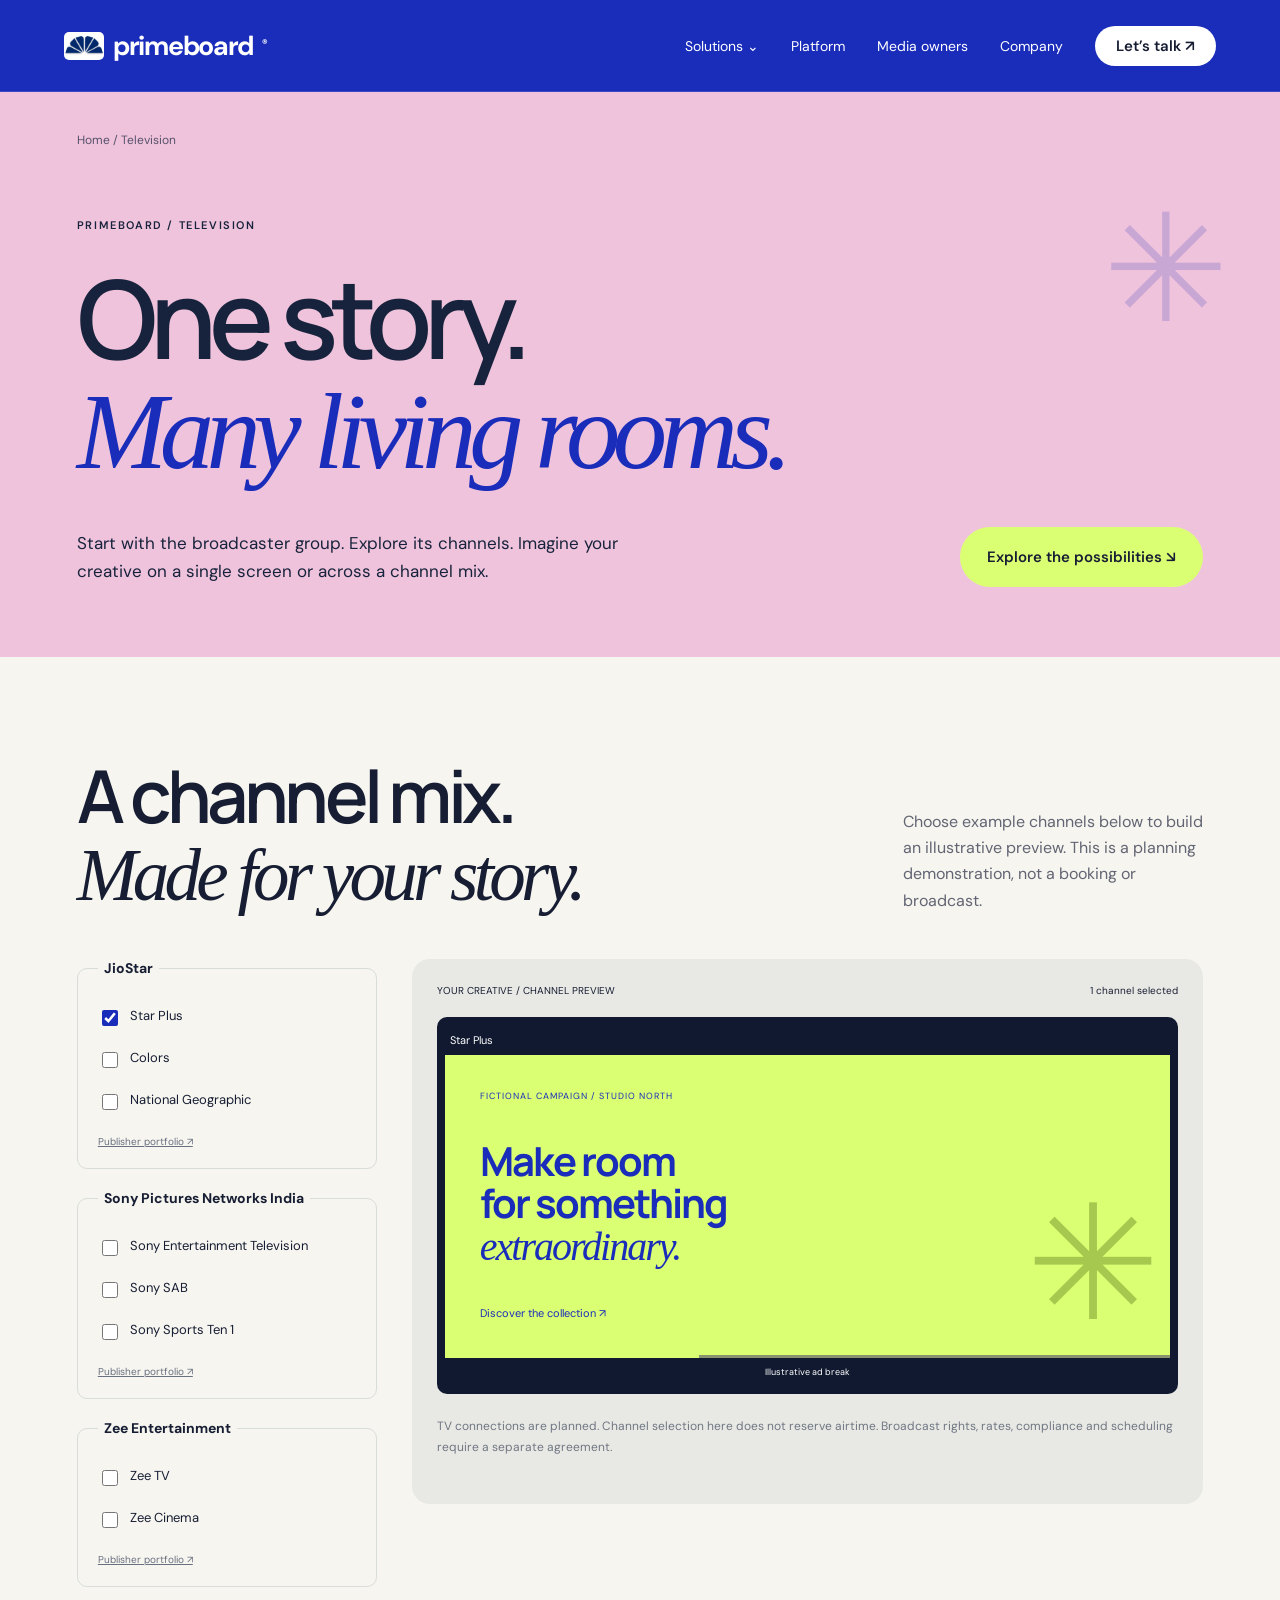
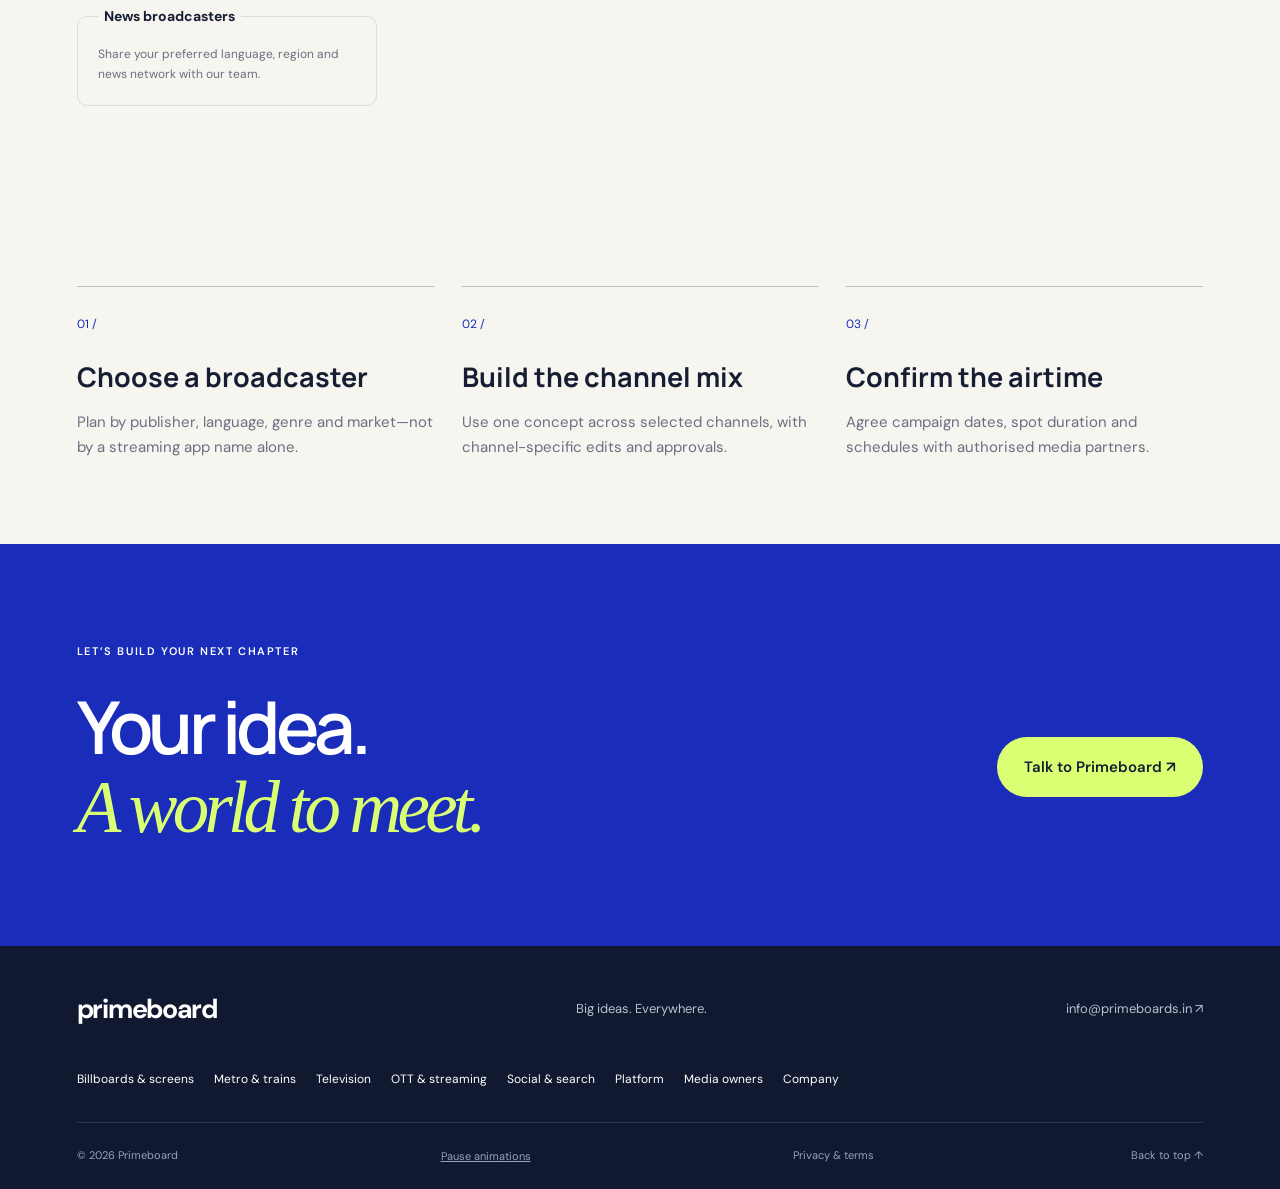
<file: television.html>
<!doctype html><html lang="en"><head><meta charset="utf-8"><meta name="viewport" content="width=device-width,initial-scale=1"><title>TV advertising &amp; broadcaster groups | Primeboard</title><meta name="description" content="Explore TV broadcaster groups and preview one campaign across multiple example channels."><meta name="theme-color" content="#192cba"><link rel="icon" href="primeboard-logo.png"><link rel="stylesheet" href="site.css"><link rel="stylesheet" href="pages.css"><script src="pages.js" defer></script></head><body><a class="skip-link" href="#main">Skip to content</a><header class="header"><a class="brand" href="index.html" aria-label="Primeboard home"><span class="brand-icon"><img src="primeboard-logo.png" alt="" width="512" height="512"></span>primeboard<sup>®</sup></a><button class="menu-toggle" aria-expanded="false" aria-controls="navigation">Menu ☰</button><nav id="navigation" aria-label="Main navigation"><details class="solutions-menu"><summary>Solutions <span>⌄</span></summary><div class="mega-menu"><div><span class="eyebrow">FIND YOUR NEXT AUDIENCE</span><h3>A world of<br>possibilities.</h3><p>Explore the spaces where your story can live.</p></div><div class="mega-links"><a href="billboards.html"><b>▣</b><span>Billboards & screens<small>Static spaces. Moving stories.</small></span><i>↗</i></a><a href="metro.html"><b>↔</b><span>Metro & trains<small>Be part of the daily journey.</small></span><i>↗</i></a><a href="television.html"><b>▤</b><span>Television<small>One story. A bigger stage.</small></span><i>↗</i></a><a href="streaming.html"><b>▷</b><span>OTT & streaming<small>Meet them in the next episode.</small></span><i>↗</i></a><a href="digital.html"><b>↗</b><span>Social & search<small>From the feed to the inbox.</small></span><i>↗</i></a></div></div></details><a href="platform.html">Platform</a><a href="partners.html">Media owners</a><a href="about.html">Company</a><a class="button small" href="about.html#contact">Let’s talk ↗</a></nav></header><main id="main"><section class="page-hero pink"><div class="breadcrumbs"><a href="index.html">Home</a> / Television</div><span class="eyebrow">PRIMEBOARD / TELEVISION</span><h1 class="reveal">One story.<br><em>Many living rooms.</em></h1><div class="hero-bottom"><p>Start with the broadcaster group. Explore its channels. Imagine your creative on a single screen or across a channel mix.</p><a class="button lime" href="#explore">Explore the possibilities ↘</a></div><span class="page-star" aria-hidden="true">✳</span></section><section id="explore" class="section-pad"><div class="section-heading"><h2>A channel mix.<br><em>Made for your story.</em></h2><p>Choose example channels below to build an illustrative preview. This is a planning demonstration, not a booking or broadcast.</p></div><div class="tv-planner"><div class="publisher-list"><fieldset><legend>JioStar</legend><label><input type="checkbox" name="tv-channel" value="Star Plus" checked><span>Star Plus</span></label><label><input type="checkbox" name="tv-channel" value="Colors" ><span>Colors</span></label><label><input type="checkbox" name="tv-channel" value="National Geographic" ><span>National Geographic</span></label><a class="source-link" href="https://www.jiostar.com/portfolio/" target="_blank" rel="noopener">Publisher portfolio ↗</a></fieldset><fieldset><legend>Sony Pictures Networks India</legend><label><input type="checkbox" name="tv-channel" value="Sony Entertainment Television" ><span>Sony Entertainment Television</span></label><label><input type="checkbox" name="tv-channel" value="Sony SAB" ><span>Sony SAB</span></label><label><input type="checkbox" name="tv-channel" value="Sony Sports Ten 1" ><span>Sony Sports Ten 1</span></label><a class="source-link" href="https://www.sonypicturesnetworks.com/overview" target="_blank" rel="noopener">Publisher portfolio ↗</a></fieldset><fieldset><legend>Zee Entertainment</legend><label><input type="checkbox" name="tv-channel" value="Zee TV" ><span>Zee TV</span></label><label><input type="checkbox" name="tv-channel" value="Zee Cinema" ><span>Zee Cinema</span></label><a class="source-link" href="https://www.zee.com/" target="_blank" rel="noopener">Publisher portfolio ↗</a></fieldset><fieldset><legend>News broadcasters</legend><p>Share your preferred language, region and news network with our team.</p></fieldset></div><div class="tv-stage"><div class="preview-topline"><span>YOUR CREATIVE / CHANNEL PREVIEW</span><span id="tv-count" aria-live="polite">1 channel selected</span></div><div id="tv-screens" class="tv-screens"><div class="tv-unit"><span class="tv-channel-name">Star Plus</span><div class="demo-creative"><small>FICTIONAL CAMPAIGN / STUDIO NORTH</small><strong>Make room<br>for something<br><em>extraordinary.</em></strong><span class="creative-flower" aria-hidden="true">✳</span><span class="creative-cta">Discover the collection ↗</span></div><div class="ad-progress"></div><small>Illustrative ad break</small></div></div><p class="preview-note">TV connections are planned. Channel selection here does not reserve airtime. Broadcast rights, rates, compliance and scheduling require a separate agreement.</p></div></div></section><div class="feature-cards"><article class="reveal"><span>01 /</span><h3>Choose a broadcaster</h3><p>Plan by publisher, language, genre and market—not by a streaming app name alone.</p></article><article class="reveal"><span>02 /</span><h3>Build the channel mix</h3><p>Use one concept across selected channels, with channel-specific edits and approvals.</p></article><article class="reveal"><span>03 /</span><h3>Confirm the airtime</h3><p>Agree campaign dates, spot duration and schedules with authorised media partners.</p></article></div><section class="page-cta section-pad"><span class="eyebrow">LET’S BUILD YOUR NEXT CHAPTER</span><h2 class="reveal">Your idea.<br><em>A world to meet.</em></h2><a class="button lime" href="mailto:info@primeboards.in?subject=Primeboard%20campaign%20enquiry">Talk to Primeboard ↗</a></section></main><footer><div class="footer-top"><a class="brand" href="index.html">primeboard</a><p>Big ideas. Everywhere.</p><a href="mailto:info@primeboards.in">info@primeboards.in ↗</a></div><div class="footer-links"><a href="billboards.html">Billboards & screens</a><a href="metro.html">Metro & trains</a><a href="television.html">Television</a><a href="streaming.html">OTT & streaming</a><a href="digital.html">Social & search</a><a href="platform.html">Platform</a><a href="partners.html">Media owners</a><a href="about.html">Company</a></div><div class="footer-bottom"><span>© 2026 Primeboard</span><button class="motion-toggle" aria-pressed="false">Pause animations</button><a href="privacy-policy.html">Privacy & terms</a><a href="#main">Back to top ↑</a></div></footer></body></html>
</file>
<file: site.css>
@import url('https://fonts.googleapis.com/css2?family=DM+Sans:wght@400;500;600;700&family=Manrope:wght@400;500;600;700;800&display=swap');
:root{--blue:#192cba;--ink:#171e33;--paper:#f6f5ef;--lime:#dbff73;--mint:#b7edcf;--pink:#f1bbdd}*{box-sizing:border-box}html{scroll-behavior:smooth;scroll-padding-top:100px}body{margin:0;background:var(--paper);color:var(--ink);font-family:'DM Sans',Arial,sans-serif;-webkit-font-smoothing:antialiased}a{color:inherit;text-decoration:none}button{font:inherit;cursor:pointer}button,a,summary{-webkit-tap-highlight-color:transparent}a:focus-visible,button:focus-visible,summary:focus-visible,[tabindex]:focus-visible{outline:3px solid #e3529c;outline-offset:5px}h1,h2,h3,h4,p{margin:0}h1,h2,h3,h4{font-family:Manrope,Arial,sans-serif}h2{font-size:clamp(42px,5.7vw,86px);font-weight:600;letter-spacing:-.065em;line-height:1.06}h2 em{font-family:Georgia,serif;font-weight:400}p{line-height:1.65}.skip-link{position:fixed;top:-90px;left:20px;background:white;padding:16px;z-index:100}.skip-link:focus{top:10px}.header{height:92px;background:var(--blue);color:white;display:flex;align-items:center;justify-content:space-between;padding:0 5%;position:sticky;top:0;z-index:30;border-bottom:1px solid #ffffff25}.brand{display:flex;align-items:center;gap:9px;font-size:27px;font-weight:700;letter-spacing:-1.3px}.brand sup{font-size:11px;align-self:flex-start;margin-top:8px;letter-spacing:0}.brand-icon{width:40px;height:28px;position:relative;overflow:hidden;background:#fff;border-radius:5px}.brand-icon img{position:absolute;width:48px;height:48px;max-width:none;left:-4px;top:-11px}.header nav{display:flex;align-items:center;gap:32px;font-size:14px}.header nav>a:not(.button):hover{color:var(--lime)}.button{display:inline-flex;align-items:center;justify-content:space-between;gap:35px;background:white;color:var(--ink);border-radius:999px;padding:20px 27px;font-size:15px;font-weight:600;transition:transform .2s,box-shadow .2s;white-space:nowrap}.button:hover{transform:translateY(-3px);box-shadow:0 8px 20px #0002}.button span{font-size:23px}.button.small{padding:10px 21px;gap:28px}.lime{background:var(--lime)}.dark{background:var(--ink);color:white}.menu-toggle{display:none}.hero{background:var(--blue);color:white;padding:46px 5% 25px;overflow:hidden}.hero-kicker,.eyebrow{font-size:11px;font-weight:600;letter-spacing:1.6px}.hero-kicker{display:flex;align-items:center;gap:10px}.live-dot{display:inline-block;width:7px;height:7px;background:var(--lime);border-radius:50%;flex-shrink:0}.hero h1{font-size:clamp(74px,12.1vw,180px);font-weight:600;line-height:.96;letter-spacing:-.075em;margin:30px 0;position:relative;max-width:1300px}.outline{color:var(--lime)}.hero-asterisk{position:absolute;right:2%;top:0;color:var(--pink);font-size:.95em;line-height:1;animation:rotate 28s linear infinite}.hero-bottom{display:flex;justify-content:space-between;align-items:center;padding:5px 0 50px}.hero-bottom p{font-size:17px;color:#ffffffc9}.hero-bottom strong{color:#fff;font-weight:500}.hero-media{display:grid;grid-template-columns:1.5fr .8fr .8fr;gap:23px;align-items:center;padding:16px 0 33px;perspective:1200px}.media-card{height:390px;position:relative;border-radius:16px;overflow:hidden;will-change:transform}.city-card{transform:rotate(-4deg);background:#122137}.city-card>img{width:100%;height:100%;object-fit:cover;filter:brightness(.72)}.card-label{position:absolute;top:23px;left:22px;font-size:10px;letter-spacing:1.5px}.city-caption{position:absolute;left:25px;bottom:62px;font-size:clamp(26px,3vw,45px);font-weight:600;line-height:1.05;letter-spacing:-1px}.media-tag{position:absolute;bottom:18px;left:22px;font-size:9px;letter-spacing:1.3px}.idea-card{background:var(--lime);color:var(--blue);padding:25px;transform:translateY(20px) rotate(3deg)}.idea-card>span:first-child{font-size:10px;letter-spacing:1px}.sunburst{font-size:160px;line-height:1.1;text-align:center;animation:rotate 35s linear infinite}.idea-card>strong{font-size:40px;line-height:1;letter-spacing:-2px}.phone-card{background:#fff;color:var(--ink);padding:15px;transform:rotate(6deg);height:365px;border:5px solid #e5e6e9}.phone-top{display:flex;align-items:center;gap:8px;font-size:10px;margin-bottom:12px}.phone-top>span:last-child{margin-left:auto}.avatar{display:grid;place-items:center;background:var(--blue);color:white;width:24px;height:24px;border-radius:50%}.phone-creative{height:254px;background:var(--pink);padding:16px;position:relative;overflow:hidden}.phone-creative small{font-size:8px;letter-spacing:1px}.phone-creative strong{display:block;font-size:29px;line-height:1;letter-spacing:-1.5px;margin-top:12px;position:relative;z-index:1}.phone-creative>span{position:absolute;bottom:16px;font-size:10px}.orb{width:150px;height:150px;background:radial-gradient(circle at 30% 25%,#fff7cf,#f19739 40%,#dc594b 65%,#b958b5);border-radius:50%;position:absolute;right:-15px;bottom:15px;box-shadow:-15px 20px 40px #9a3b6b33}.phone-bottom{padding:10px 0;font-size:21px}.phone-card .media-tag{font-size:8px;bottom:10px}.hero-foot{display:flex;justify-content:space-between;align-items:center;margin-top:26px;font-size:10px;letter-spacing:.6px;color:#ffffffb8}.hero-foot a{color:white}.channel-strip{padding:25px 0;background:var(--lime);overflow:hidden}.channel-strip>div{display:flex;gap:38px;align-items:center;justify-content:center;white-space:nowrap;font-size:24px;font-weight:500;min-width:max-content;animation:drift 24s ease-in-out infinite alternate}.channel-strip i{font-style:normal;color:var(--blue);font-size:30px}.section-pad{padding:100px 6%}.section-top{display:flex;justify-content:space-between;gap:20px;margin-bottom:40px}.section-top>span:last-child:not(:first-child){font-size:13px;color:#6a6c74}.section-heading{display:flex;justify-content:space-between;align-items:flex-end;gap:40px;margin-bottom:45px}.section-heading>p{max-width:300px;color:#626573;font-size:16px}.channel-tabs{display:flex;gap:8px;margin-bottom:24px;flex-wrap:wrap}.channel-tabs button{border:1px solid #ceced2;border-radius:99px;padding:13px 18px;background:transparent;font-size:12px;color:var(--ink);transition:background .2s}.channel-tabs button[aria-selected=true]{background:var(--blue);color:white;border-color:var(--blue)}.channel-panel{display:grid;grid-template-columns:1.1fr 1fr;min-height:440px;background:#eaece5;border-radius:18px;overflow:hidden}.channel-art{position:relative;min-height:420px;background:var(--blue);overflow:hidden}.channel-art>img{width:100%;height:100%;position:absolute;object-fit:cover;filter:brightness(.65);transition:opacity .4s}.art-overlay{position:relative;z-index:2;height:100%;padding:35px;display:flex;flex-direction:column;justify-content:space-between;color:white}.art-overlay>span{font-size:10px;letter-spacing:1px}.art-overlay>strong{font-size:58px;line-height:1;letter-spacing:-3px;max-width:370px}.channel-copy{padding:42px 40px}.channel-copy h3{font-size:38px;line-height:1.1;letter-spacing:-1.5px;margin:22px 0}.channel-copy p{color:#5f636a;font-size:15px}.channel-copy ul{list-style:none;padding:0;margin:24px 0 30px;font-size:13px}.channel-copy li{padding:9px 0;border-bottom:1px solid #d4d6d1}.channel-copy li:before{content:'↗';margin-right:12px;color:var(--blue)}.text-link{font-weight:700;font-size:14px;border-bottom:1px solid;padding-bottom:5px}.availability{font-size:11px;color:#73757d;margin-top:20px;max-width:900px}.rail-illustration{display:none;position:absolute;top:35%;left:5%;width:110%;height:90px;background:#e7e7ed;border-radius:35px 0 0 10px;border-bottom:16px solid #dcff73;transform:rotate(-8deg);box-shadow:0 20px 0 -14px #111}.rail-illustration span{display:inline-block;width:16%;height:38px;background:#1c2747;border-radius:6px;margin:14px 3%}.channel-art[data-art=transit]{background:#a9c7de}.channel-art[data-art=transit] .rail-illustration{display:block}.channel-art:not([data-art=outdoor])>img{opacity:0}.channel-art[data-art=digital]{background:linear-gradient(135deg,#172cb4 20%,#7454c5)}.channel-art[data-art=tv]{background:radial-gradient(ellipse at 50% 40%,#ebbaeb,#753ca4 50%,#181731)}.channel-art[data-art=ott]{background:radial-gradient(circle at 70% 30%,#f1a67d,#c45368 40%,#402e71)}.channel-art[data-art=digital]:after,.channel-art[data-art=tv]:after,.channel-art[data-art=ott]:after{content:'↗';font-size:230px;position:absolute;right:30px;top:0;color:#ffffff25;transform:rotate(-12deg)}.channel-art[data-art=tv]:after,.channel-art[data-art=ott]:after{content:'▷'}.platform{background:#151d32;color:white}.platform h2{margin-bottom:50px}.platform .section-top>span:last-child{color:#a7adbc}.mint-text{color:var(--mint)}.platform-grid{display:grid;grid-template-columns:.8fr 1.2fr;gap:7%;align-items:start}.story-step{padding:42px 0 75px;border-top:1px solid #ffffff2a;opacity:.45;transition:opacity .5s}.story-step.is-active{opacity:1}.story-step>span{font-size:11px;letter-spacing:1px;color:var(--mint)}.story-step h3{font-size:35px;margin:22px 0 14px;letter-spacing:-1.5px}.story-step p{font-size:15px;color:#c4c9d5;max-width:330px}.workspace-wrap{position:sticky;top:150px;padding-top:35px}.workspace{border-radius:12px;overflow:hidden;background:#fafbf9;color:var(--ink);transform:rotate(-2deg);box-shadow:0 30px 90px #0005;transition:transform .7s}.workspace-top{display:flex;justify-content:space-between;align-items:center;padding:18px 14px;border-bottom:1px solid #dcdfe3;font-size:7px;gap:8px}.workspace-top strong{font-size:14px;color:var(--blue)}.workspace-body{display:flex}.workspace-body aside{width:45px;padding:22px 15px;line-height:3;color:#808aa0;border-right:1px solid #dcdfe3}.workspace-content{flex:1;min-width:0;padding:22px}.workspace-heading{display:flex;justify-content:space-between;align-items:center;margin-bottom:18px}.workspace-heading small{font-size:7px;letter-spacing:1px;color:#8891a0}.workspace-heading h4{font-size:21px;letter-spacing:-1px;margin-top:7px}.preview-status{background:#e5edcf;border-radius:5px;padding:6px;font-size:8px}.plan-map{height:180px;border-radius:8px;background:repeating-linear-gradient(18deg,transparent,transparent 26px,#ffffffbb 27px,#ffffffbb 34px),repeating-linear-gradient(100deg,#e3e9df,#e3e9df 40px,#fff 41px,#fff 49px);position:relative;overflow:hidden;transition:background .5s}.map-line{position:absolute;height:300px;width:25px;background:#c1d9ec;transform:rotate(40deg);top:-60px;left:55%}.line-two{left:70%;width:5px;background:#c9cfba;transform:rotate(-35deg)}.map-pin{position:absolute;width:30px;height:30px;background:var(--blue);color:white;border-radius:50% 50% 50% 0;display:grid;place-items:center;box-shadow:0 4px 10px #0003;transition:transform .6s}.pin-one{left:22%;top:26%}.pin-two{left:60%;top:50%}.pin-three{left:77%;top:16%}.map-caption{position:absolute;bottom:10px;left:10px;background:#fff;padding:5px 8px;border-radius:4px;font-size:8px}.workspace-row{display:flex;align-items:center;gap:10px;border-bottom:1px solid #e5e6e8;padding:13px 0;font-size:9px}.workspace-row>div{flex:1}.workspace-row strong{font-size:10px}.workspace-row small{display:block;font-size:8px;color:#83909b;margin-top:4px}.row-icon{padding:9px;background:#e7edce;border-radius:6px}.row-icon.pink{background:#f6d8e9}.row-icon.blue{background:#dbe1f6}.workspace-footer{padding:15px;display:flex;align-items:center;gap:9px;background:#e3edeb;font-size:9px}.workspace-footer .live-dot{background:var(--blue)}.workspace-footer>span:last-child{margin-left:auto}.floating-note{position:absolute;right:-20px;bottom:-40px;background:var(--mint);color:var(--ink);padding:22px;display:flex;gap:17px;align-items:center;transform:rotate(4deg);border-radius:10px;font-size:12px;box-shadow:0 8px 24px #0003}.floating-note>span{font-size:35px}.workspace-wrap[data-step='1'] .workspace{transform:rotate(1deg)}.workspace-wrap[data-step='1'] .plan-map{background:linear-gradient(130deg,#f1bbdd,#e9c5b5 50%,#dbff73)}.workspace-wrap[data-step='1'] .map-pin{transform:translate(10px,10px) rotate(20deg)}.workspace-wrap[data-step='2'] .workspace{transform:rotate(0)}.workspace-wrap[data-step='2'] .map-pin{background:#288262;transform:scale(1.15)}.digital{background:#efeee8}.digital .eyebrow{display:block;margin-bottom:35px}.network-grid{display:grid;grid-template-columns:repeat(4,1fr);border-top:1px solid #d2d3cd;border-bottom:1px solid #d2d3cd;margin-top:50px}.network-grid>div{padding:35px 25px;border-right:1px solid #d2d3cd}.network-grid>div:last-child{border:0}.network-symbol{display:block;font-size:65px;line-height:1;height:75px;color:var(--blue)}.network-symbol.google{font-weight:600;font-size:52px}.network-grid h3{font-size:21px;margin:20px 0 10px}.network-grid p{font-size:12px;color:#626573}.microsoft-symbol{display:grid;grid-template-columns:23px 23px;gap:4px;height:75px;align-content:start;padding-top:6px}.microsoft-symbol i{width:23px;height:23px;background:#f35325}.microsoft-symbol i:nth-child(2){background:#81bc06}.microsoft-symbol i:nth-child(3){background:#05a6f0}.microsoft-symbol i:nth-child(4){background:#ffba08}.partners{display:grid;grid-template-columns:1fr 1fr;gap:10%;align-items:center;background:#e0eddf}.partner-art{min-height:500px;position:relative;display:flex;align-items:center;justify-content:center}.poster{background:var(--blue);color:#fff;padding:35px;transform:rotate(-7deg);width:95%;height:360px;border:9px solid #18213d;box-shadow:15px 25px 0 #a2b99e;position:relative;z-index:2}.poster>span{font-family:Manrope,Arial,sans-serif;font-size:36px;line-height:1.04;font-weight:800;letter-spacing:-2px}.poster b{color:var(--lime)}.poster-star{position:absolute;right:20px;bottom:45px;color:var(--pink);font-size:120px}.poster small{position:absolute;bottom:20px;left:30px;font-size:8px;letter-spacing:1px}.poster-leg{position:absolute;bottom:0;left:45%;width:30px;height:190px;background:#18213d}.partner-stamp{position:absolute;right:-15px;bottom:0;z-index:3;border-radius:50%;background:var(--lime);width:130px;height:130px;display:grid;place-content:center;text-align:center;font-size:12px;line-height:1.6;transform:rotate(15deg)}.partner-copy h2{font-size:clamp(42px,5vw,70px);margin:25px 0}.partner-copy p{font-size:15px;color:#526052;margin-bottom:30px}.partner-tags{display:flex;gap:8px;flex-wrap:wrap;margin-top:25px}.partner-tags span{font-size:10px;border:1px solid #a7b8a5;border-radius:30px;padding:8px 10px}.faq{display:grid;grid-template-columns:1fr 1.2fr;gap:8%}.faq h2{font-size:52px;margin-top:25px}.faq details{border-bottom:1px solid #cdd0cc;padding:22px 0}.faq summary{cursor:pointer;display:flex;justify-content:space-between;gap:15px;font-size:16px;list-style:none}.faq summary::-webkit-details-marker{display:none}.faq summary span{font-size:23px;transition:transform .2s}.faq details[open] summary span{transform:rotate(45deg)}.faq details p{font-size:14px;color:#626573;padding-top:18px;max-width:520px}.contact{background:var(--blue);color:white}.contact h2{font-size:clamp(65px,10vw,150px);margin:35px 0 45px;position:relative;letter-spacing:-.07em}.contact h2>span{color:var(--lime)}.contact h2 i{position:absolute;right:0;top:0;font-size:1.5em;font-style:normal;color:var(--pink);font-weight:400}.contact-bottom{display:flex;justify-content:space-between;align-items:center}.contact-bottom p{color:#d3d8f3;font-size:16px}footer{padding:45px 6% 25px;background:#10192f;color:white}.footer-top{display:flex;align-items:center;justify-content:space-between;gap:25px;padding-bottom:45px}.footer-top p,.footer-top>a:last-child{font-size:13px;color:#b8c0d0}.footer-bottom{border-top:1px solid #ffffff20;padding-top:25px;display:flex;justify-content:space-between;font-size:11px;color:#98a3b9}.reveal{transition:transform .8s cubic-bezier(.2,.7,.2,1),opacity .8s}.motion-ready .reveal:not(.visible){opacity:0;transform:translateY(35px)}@keyframes rotate{to{transform:rotate(360deg)}}@keyframes drift{from{transform:translateX(4%)}to{transform:translateX(-4%)}}
@media(min-width:1600px){.hero,.section-pad,.header,footer{padding-left:max(6%,calc((100vw - 1450px)/2));padding-right:max(6%,calc((100vw - 1450px)/2))}}@media(max-width:1050px){.header nav{gap:18px}.hero-asterisk{right:0;font-size:.75em}.media-card{height:330px}.phone-card{height:320px}.phone-creative{height:215px}.sunburst{font-size:130px}.idea-card>strong{font-size:32px}.phone-creative strong{font-size:24px}.channel-copy{padding:30px}.channel-copy h3{font-size:32px}.workspace-wrap{top:130px}.workspace-top>span:nth-child(2){display:none}.partner-art{min-height:420px}.poster{height:320px}.poster>span{font-size:30px}.section-pad{padding:80px 5%}.network-grid>div{padding:30px 15px}}
@media(max-width:760px){html{scroll-padding-top:80px}.header{height:76px}.brand{font-size:24px}.menu-toggle{display:block;border:1px solid #ffffff60;background:none;color:white;border-radius:25px;padding:9px 14px;font-size:12px}.header nav{display:none;position:absolute;top:76px;left:0;width:100%;padding:25px;background:var(--blue);align-items:stretch;box-shadow:0 20px 25px #0002}.header nav.open{display:flex;flex-direction:column;gap:24px}.header nav .button{align-self:flex-start}.hero{padding-top:30px}.hero h1{font-size:clamp(64px,13.2vw,100px);margin-top:35px}.hero-asterisk{right:0;top:-15px;font-size:.6em}.hero-bottom{align-items:flex-start;gap:25px;flex-direction:column;padding-bottom:30px}.hero-bottom p{font-size:15px}.button{padding:16px 22px;font-size:13px}.hero-media{grid-template-columns:1.3fr .8fr;gap:15px;padding-bottom:15px}.media-card{height:300px}.phone-card{display:none}.idea-card{padding:18px}.sunburst{font-size:110px;margin-top:20px}.idea-card>strong{font-size:30px}.city-caption{font-size:28px;left:18px}.card-label{font-size:8px;left:18px}.hero-foot{font-size:8px;gap:20px}.hero-foot>span:last-child{display:none}.channel-strip{padding:19px 0}.channel-strip>div{font-size:19px;gap:25px}.section-pad{padding:65px 6%}.section-top{margin-bottom:28px}.section-top>span:last-child:not(:first-child){display:none}.section-heading{flex-direction:column;align-items:flex-start;gap:22px}.section-heading>p{max-width:430px;font-size:15px}.channel-tabs{gap:7px}.channel-tabs button{font-size:10px;padding:11px 13px}.channel-panel{grid-template-columns:1fr}.channel-art{min-height:330px}.art-overlay{min-height:330px;padding:26px}.art-overlay>strong{font-size:50px}.channel-copy{padding:30px}.channel-copy h3{font-size:35px}.platform-grid{grid-template-columns:1fr;gap:25px}.workspace-wrap{position:relative;top:auto;grid-row:1;padding-top:0;margin-bottom:45px}.workspace{max-width:540px;margin:auto}.floating-note{right:0;bottom:-25px;padding:13px 18px}.story-steps{display:grid;grid-template-columns:1fr;gap:0}.story-step{padding:25px 0;opacity:1}.story-step h3{font-size:30px;margin:14px 0}.story-step p{max-width:100%}.network-grid{grid-template-columns:1fr 1fr}.network-grid>div:nth-child(2){border-right:0}.network-grid>div:nth-child(-n+2){border-bottom:1px solid #d2d3cd}.network-grid h3{font-size:19px}.network-grid p{font-size:10px}.partners{grid-template-columns:1fr;gap:45px}.partner-art{max-width:440px;width:100%;margin:auto;min-height:380px}.poster{height:300px}.partner-copy h2{font-size:48px}.faq{grid-template-columns:1fr;gap:25px}.faq h2{font-size:44px}.faq summary{font-size:14px}.contact h2{font-size:13vw}.contact h2 i{font-size:.8em;top:10px}.contact-bottom{flex-direction:column;align-items:flex-start;gap:25px}.contact-bottom p{font-size:14px}.footer-top{flex-wrap:wrap;gap:22px}.footer-top p{display:none}.footer-bottom{gap:15px;flex-wrap:wrap}.eyebrow,.hero-kicker{font-size:9px;letter-spacing:1.2px}}
@media(max-width:390px){.hero h1{font-size:13vw}.media-card{height:260px}.idea-card>strong{font-size:24px}.sunburst{font-size:90px}.city-caption{font-size:24px}.hero-asterisk{top:-5px}.workspace-content{padding:14px}.workspace-heading h4{font-size:18px}.floating-note{font-size:10px}.partner-copy h2{font-size:42px}}
.channel-art[data-art=transit] .art-overlay{color:var(--ink)}
@media(max-width:760px){.idea-card .sunburst{font-size:95px;margin-top:5px}.idea-card>strong{font-size:26px}.idea-card .media-tag{font-size:7px;left:18px}}
@media(max-width:390px){.idea-card .sunburst{font-size:78px}.idea-card>strong{font-size:23px}}
@media(prefers-reduced-motion:reduce){html{scroll-behavior:auto}*,*:before,*:after{animation:none!important;transition:none!important}.motion-ready .reveal:not(.visible){opacity:1;transform:none}.media-card{will-change:auto}}
</file>
<file: pages.css>
.solutions-menu summary{cursor:pointer;list-style:none}.mega-menu{position:absolute;top:91px;left:0;right:0;background:#f6f5ef;color:#171e33;display:grid;grid-template-columns:1fr 2fr;gap:50px;padding:40px 7%;box-shadow:0 25px 35px #0002;border-bottom:6px solid #dbff73}.mega-menu h3{font-size:38px;line-height:1.1;margin:20px 0}.mega-menu p{max-width:270px;color:#697080}.mega-links{display:grid;grid-template-columns:1fr 1fr;gap:10px 25px}.mega-links a{display:flex;gap:15px;align-items:center;padding:16px 10px;border-bottom:1px solid #d8dacf}.mega-links a:hover{background:#e7ebdb}.mega-links b{font-size:26px;color:#192cba}.mega-links small{display:block;font-size:11px;margin-top:5px;color:#697080}.mega-links i{margin-left:auto}.footer-links{display:flex;flex-wrap:wrap;gap:20px;font-size:12px;padding-bottom:35px}.motion-toggle{background:none;color:inherit;border:0;font:inherit;text-decoration:underline}.page-hero{position:relative;overflow:hidden;background:#192cba;color:#fff;padding:40px 6% 70px}.page-hero.mint{background:#d7eacf;color:#17233c}.page-hero.pink{background:#f0c3dc;color:#17233c}.breadcrumbs{font-size:12px;opacity:.7;margin-bottom:65px}.page-hero h1{font-size:clamp(60px,8.5vw,130px);line-height:1;letter-spacing:-.07em;font-weight:600;margin:30px 0 40px;position:relative;z-index:1}.page-hero h1 em{font-family:Georgia,serif;font-weight:400;color:#dbff73}.mint h1 em,.pink h1 em{color:#192cba}.page-hero .hero-bottom{padding:0;gap:40px}.page-hero .hero-bottom p{max-width:570px;color:inherit;font-size:17px}.page-star{position:absolute;right:4%;top:80px;font-size:150px;color:#efbbde;opacity:.6;animation:rotate 30s linear infinite}.mint .page-star,.pink .page-star{color:#192cba;opacity:.18}.preview-controls{display:flex;gap:10px;flex-wrap:wrap;margin:30px 0}.preview-controls button{background:transparent;border:1px solid #c9cecb;padding:13px 21px;border-radius:25px;font-size:13px}.preview-controls button[aria-pressed=true]{background:#192cba;color:white}.preview-note{font-size:12px;line-height:1.7;color:#707783;margin:22px 0;max-width:950px}.preview-note a,.source-link{text-decoration:underline}.feature-cards{display:grid;grid-template-columns:repeat(3,1fr);gap:28px;padding:60px 6%}.section-pad>.feature-cards{padding:65px 0 0}.feature-cards article{border-top:1px solid #b9c1bd;padding:25px 0}.feature-cards article>span{font-size:12px;color:#192cba}.feature-cards h3{font-size:27px;margin:25px 0 15px}.feature-cards p{font-size:15px;color:#697080}.page-cta{background:#192cba;color:white;display:flex;align-items:center;justify-content:space-between;gap:30px;flex-wrap:wrap}.page-cta .eyebrow{width:100%}.page-cta em{color:#dbff73}.demo-creative{background:#dbff73;color:#192cba;padding:35px;position:relative;overflow:hidden;min-height:300px;display:flex;flex-direction:column;justify-content:space-between;gap:25px}.demo-creative small{font-size:9px;letter-spacing:1px;position:relative;z-index:2}.demo-creative strong{font-family:Manrope,Arial,sans-serif;letter-spacing:-2px;font-size:40px;line-height:1.05;position:relative;z-index:2}.demo-creative em{font-family:Georgia,serif;font-weight:400}.creative-flower{position:absolute;right:10px;bottom:10px;font-size:160px;color:#a6c84e;line-height:1;animation:rotate 24s linear infinite}.creative-cta{position:relative;font-size:11px;z-index:2}.outdoor-demo{height:560px;position:relative;border-radius:20px;overflow:hidden;background:#121d30}.outdoor-demo>img{width:100%;height:100%;object-fit:cover;filter:brightness(.5)}.demo-billboard{position:absolute;left:18%;right:18%;top:15%;transform:perspective(1000px) rotateY(-8deg);border:12px solid #253245;box-shadow:20px 30px 50px #0008}.outdoor-demo[data-scene=screen] .demo-creative{animation:screen-colour 6s ease-in-out infinite alternate}.scene-label{position:absolute;bottom:25px;left:30px;color:white;font-size:12px}.transit-demo{height:460px;position:relative;background:#cbdedb;border-radius:20px;overflow:hidden}.station-sign{position:absolute;left:25px;right:25px;top:25px;background:#192cba;color:white;font-size:18px;padding:18px}.station-sign span{float:right;font-size:11px;line-height:26px}.train-body{position:absolute;top:140px;left:4%;width:110%;height:190px;background:#e8ecee;border:5px solid #839ba7;border-radius:65px 10px 15px 15px;animation:train-arrive 1.5s ease-out both;transition:transform .7s,background .7s}.train-windows{display:flex;gap:4%;padding:25px 5% 15px}.train-windows i{width:14%;height:55px;background:#17233c;border-radius:9px}.train-ad{padding:14px 5%;background:#192cba;color:#dbff73;font-weight:700;letter-spacing:2px}.train-wheels{font-size:55px;line-height:1;position:absolute;bottom:-40px;left:10%;right:10%;color:#17233c}.train-wheels span{float:right}.rail-track{position:absolute;bottom:60px;left:0;width:100%;height:10px;background:#43586c;box-shadow:0 15px #839ba7}.station-poster{display:none;position:absolute;left:28%;top:110px;width:44%;border:8px solid #17233c}.station-poster .demo-creative{min-height:245px;padding:20px}.station-poster strong{font-size:32px}.transit-demo[data-transit=station] .train-body{transform:translateX(90%)}.transit-demo[data-transit=station] .station-poster{display:block;animation:enter .6s both}.transit-demo[data-transit=interior] .train-body{transform:scale(1.2);background:#fff}.transit-demo[data-transit=interior] .train-ad{position:absolute;top:-25px;left:20%;font-size:12px;width:50%;padding:14px}.tv-planner{display:grid;grid-template-columns:300px 1fr;gap:35px;align-items:start}.publisher-list fieldset{border:1px solid #d8ddda;padding:20px;margin:0 0 20px;border-radius:10px}.publisher-list legend{font-size:14px;font-weight:700;padding:0 6px}.publisher-list label{display:flex;gap:9px;padding:10px 0;font-size:13px;cursor:pointer}.publisher-list input{accent-color:#192cba;width:16px;height:16px}.publisher-list p{font-size:12px;color:#697080}.source-link{font-size:10px;color:#697080;display:block;margin-top:12px}.tv-stage{position:sticky;top:125px;background:#e8e9e4;border-radius:18px;padding:25px}.preview-topline{display:flex;justify-content:space-between;gap:15px;font-size:10px;margin-bottom:20px}.tv-screens{display:grid;grid-template-columns:1fr;gap:18px}.tv-screens.multi{grid-template-columns:1fr 1fr}.tv-unit{background:#10192f;border:8px solid #10192f;border-radius:10px;overflow:hidden;color:#fff;animation:enter .5s both}.tv-channel-name{display:block;padding:8px 5px;font-size:11px}.tv-unit>small{display:block;text-align:center;font-size:9px;padding:8px}.tv-screens.multi .demo-creative{min-height:180px;padding:16px}.tv-screens.multi .demo-creative strong{font-size:23px}.tv-screens.multi .creative-flower{font-size:90px}.tv-screens.multi .demo-creative small{font-size:6px}.tv-screens.multi .creative-cta{font-size:8px}.ad-progress{height:3px;background:#8a936d;overflow:hidden}.ad-progress:after{content:'';display:block;width:35%;height:100%;background:#dbff73;animation:progress 6s linear infinite}.tv-empty{padding:60px 20px;text-align:center;color:#697080}.stream-services{display:grid;grid-template-columns:repeat(4,1fr);gap:15px;margin:30px 0}.stream-services button{border:1px solid #cbd0ce;background:none;border-radius:14px;text-align:left;padding:24px;font-size:19px;font-weight:700}.stream-services button[aria-pressed=true]{background:#192cba;color:white}.stream-services b{display:block;font-size:38px;margin-bottom:20px}.stream-services small{display:block;font-size:10px;font-weight:400;margin-top:8px}.stream-cinema{border:12px solid #10192f;border-radius:16px;background:#10192f;color:white;max-width:1000px;margin:40px auto}.cinema-heading,.cinema-controls{display:flex;justify-content:space-between;align-items:center;padding:18px 15px;font-size:11px;gap:20px}.cinema-heading>span:first-child{font-size:20px;font-weight:700}.stream-cinema .demo-creative{min-height:400px;padding:45px}.stream-cinema strong{font-size:65px}.stream-cinema .creative-flower{font-size:300px}.cinema-controls .ad-progress{flex:1}.digital-preview-grid{display:grid;grid-template-columns:1fr 1fr;gap:10%;align-items:center;background:#e9ebe5;padding:50px;border-radius:20px}.placement-context h3{font-size:42px;line-height:1.1;letter-spacing:-2px;margin:25px 0}.placement-context>p:not(.preview-note){font-size:16px;color:#626b73}.placement-preview{max-width:400px;width:100%;margin:auto;border:7px solid #16223a;border-radius:20px;overflow:hidden;background:white;box-shadow:10px 25px 40px #1b244324}.placement-header{padding:18px;display:flex;justify-content:space-between;font-size:11px}.placement-header>span{font-size:9px;color:#808793}.ad-identity{padding:12px;display:flex;gap:10px;font-size:12px;align-items:center}.ad-identity>span:first-child{display:grid;place-items:center;background:#f0c3dc;width:30px;height:30px;border-radius:50%}.ad-identity small{display:block;font-size:8px;color:#808793}.ad-identity>span:last-child{margin-left:auto}.placement-preview .demo-creative{min-height:280px;padding:25px}.placement-preview strong{font-size:34px}.placement-header strong{font-size:16px}.social-caption{padding:15px;font-size:16px}.social-caption p{font-size:10px;margin:8px 0}.social-caption>span{display:block;background:#e5e9f5;padding:9px;font-size:10px}.inbox-lines,.search-ad{display:none}.placement-preview[data-placement=Outlook]{border-radius:8px;border-width:1px}.placement-preview[data-placement=Outlook] .inbox-lines{display:block;padding:20px;font-size:11px;color:#657083}.inbox-lines p{border-bottom:1px solid #ddd;padding:13px 0}.placement-preview[data-placement=Outlook] .demo-creative{min-height:150px}.placement-preview[data-placement=Outlook] .demo-creative strong{font-size:27px}.placement-preview[data-placement=Outlook] .social-caption{display:none}.placement-preview[data-placement=Google]{border-radius:10px;border:1px solid #ccc}.placement-preview[data-placement=Google] .demo-creative,.placement-preview[data-placement=Google] .ad-identity,.placement-preview[data-placement=Google] .social-caption{display:none}.placement-preview[data-placement=Google] .search-ad{display:block;padding:30px}.search-ad small{font-size:11px}.search-ad h3{font-size:21px;color:#192cba;margin:20px 0}.search-ad p{font-size:13px}.placement-preview[data-placement=TikTok] .demo-creative,.placement-preview[data-placement=Snapchat] .demo-creative{min-height:400px}.placement-preview[data-placement=TikTok]{background:#10192f;color:white}.placement-preview[data-placement=Snapchat]{border-color:#f7e500}.journey-flow{display:flex;align-items:center;gap:20px;justify-content:space-between;background:#192cba;color:#dbff73;padding:50px 30px;margin:30px 0 90px;border-radius:15px;font-size:12px}.journey-flow i{font-size:30px;animation:nudge 2s ease-in-out infinite alternate}.owner-banner{background:#192cba;color:white;padding:55px;border-radius:20px;margin:30px 0 80px}.owner-banner>span{color:#dbff73;font-size:70px}.owner-banner h3{font-size:45px;margin:25px 0}.owner-banner p{max-width:600px}.intro-copy{max-width:700px;margin:30px 0}.company-contact{margin-top:60px;padding:60px;background:#d7eacf;border-radius:20px}.company-contact h2{margin:25px 0}.company-contact p{margin-bottom:30px}.legal-content{max-width:1000px;margin:auto}.legal-content section{margin-bottom:50px}.legal-content h2{font-size:40px;margin-bottom:25px}.legal-content h3{font-size:20px;margin:25px 0 12px}.legal-content p,.legal-content li{font-size:15px;line-height:1.8}.legal-content a{text-decoration:underline}.animations-paused *,.animations-paused *:before,.animations-paused *:after{animation-play-state:paused!important;transition:none!important}.animations-paused .reveal{opacity:1!important;transform:none!important}@keyframes progress{from{transform:translateX(-100%)}to{transform:translateX(400%)}}@keyframes screen-colour{to{background:#efbbde}}@keyframes train-arrive{from{translate:70% 0}to{translate:0 0}}@keyframes enter{from{opacity:0;translate:0 15px}to{opacity:1;translate:0 0}}@keyframes nudge{to{translate:8px 0}}
@media(max-width:1000px){.header nav{gap:16px}.tv-planner{grid-template-columns:230px 1fr}.digital-preview-grid{gap:5%;padding:30px}.stream-services button{padding:18px;font-size:16px}.page-star{font-size:100px}}
@media(max-width:760px){.mega-menu{position:static;display:block;padding:20px 12px;box-shadow:none;border-radius:10px;margin-top:18px}.mega-menu>div:first-child{display:none}.mega-links{grid-template-columns:1fr;gap:0}.mega-links a{padding:12px 6px}.header nav{max-height:calc(100dvh - 76px);overflow:auto}.page-hero{padding:30px 6% 50px}.breadcrumbs{margin-bottom:40px}.page-hero h1{font-size:clamp(48px,10vw,76px)}.page-hero .hero-bottom p{font-size:15px}.page-star{font-size:80px;top:45px}.feature-cards{grid-template-columns:1fr;gap:10px;padding-top:30px}.section-pad>.feature-cards{padding-top:30px}.feature-cards h3{margin:15px 0}.outdoor-demo{height:370px}.demo-billboard{left:6%;right:6%;top:15%;border-width:7px}.demo-billboard .demo-creative{min-height:230px;padding:20px}.demo-creative strong{font-size:30px}.creative-flower{font-size:120px}.scene-label{left:15px;font-size:10px}.transit-demo{height:350px}.station-sign{font-size:12px;left:15px;right:15px;padding:14px}.station-sign span{font-size:8px;line-height:16px}.train-body{top:120px;height:140px}.train-windows{padding:20px 5% 10px}.train-windows i{height:35px}.train-ad{font-size:10px;letter-spacing:0}.rail-track{bottom:30px}.station-poster{left:15%;width:70%;top:80px}.station-poster .demo-creative{min-height:220px}.station-poster strong{font-size:27px}.tv-planner{grid-template-columns:1fr}.publisher-list{display:grid;grid-template-columns:1fr 1fr;gap:10px}.publisher-list fieldset{padding:12px;margin:0;min-width:0}.publisher-list legend{font-size:12px}.publisher-list label{font-size:11px}.tv-stage{position:static;padding:15px}.tv-screens.multi .demo-creative{min-height:170px;padding:10px}.tv-screens.multi .demo-creative strong{font-size:19px;letter-spacing:-.7px}.tv-channel-name{font-size:9px}.tv-unit{border-width:5px;min-width:0}.preview-topline{font-size:8px}.stream-services{grid-template-columns:1fr 1fr;gap:10px}.stream-services button{padding:20px}.stream-cinema{border-width:6px}.stream-cinema .demo-creative{min-height:280px;padding:25px}.stream-cinema strong{font-size:36px}.stream-cinema .creative-flower{font-size:150px}.cinema-heading{font-size:7px;padding:14px 8px}.cinema-heading>span:first-child{font-size:16px}.cinema-controls{font-size:8px;padding:12px 6px;gap:10px}.digital-preview-grid{grid-template-columns:1fr;padding:25px;gap:35px}.placement-context h3{font-size:35px}.placement-preview .demo-creative{padding:20px}.placement-preview .demo-creative strong{font-size:30px}.journey-flow{flex-direction:column;padding:30px;margin-bottom:60px}.journey-flow i{rotate:90deg}.owner-banner,.company-contact{padding:30px}.owner-banner>span{font-size:50px}.owner-banner h3{font-size:35px}.preview-controls button{font-size:11px;padding:12px 15px}.legal-content h2{font-size:32px}}
@media(prefers-reduced-motion:reduce){*,*:before,*:after{animation:none!important;transition:none!important}.reveal{opacity:1!important;transform:none!important}}
</file>
